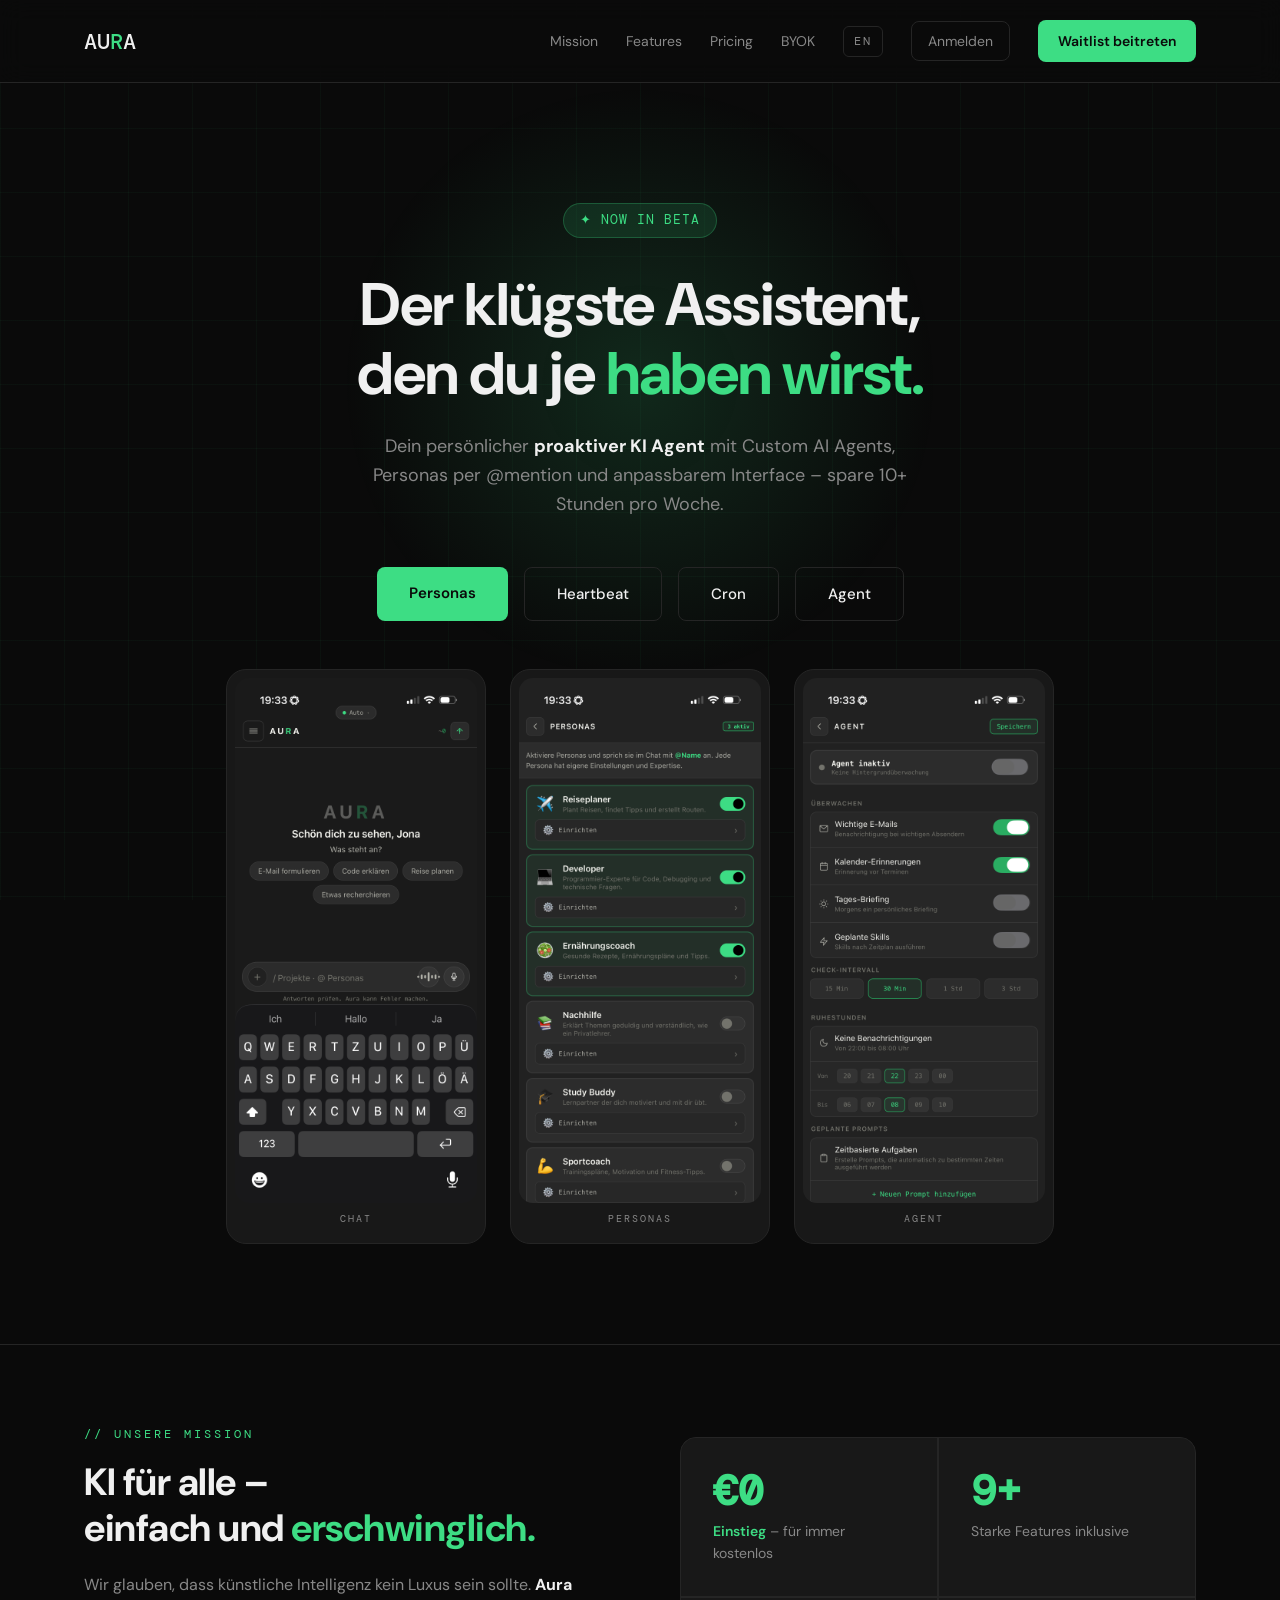
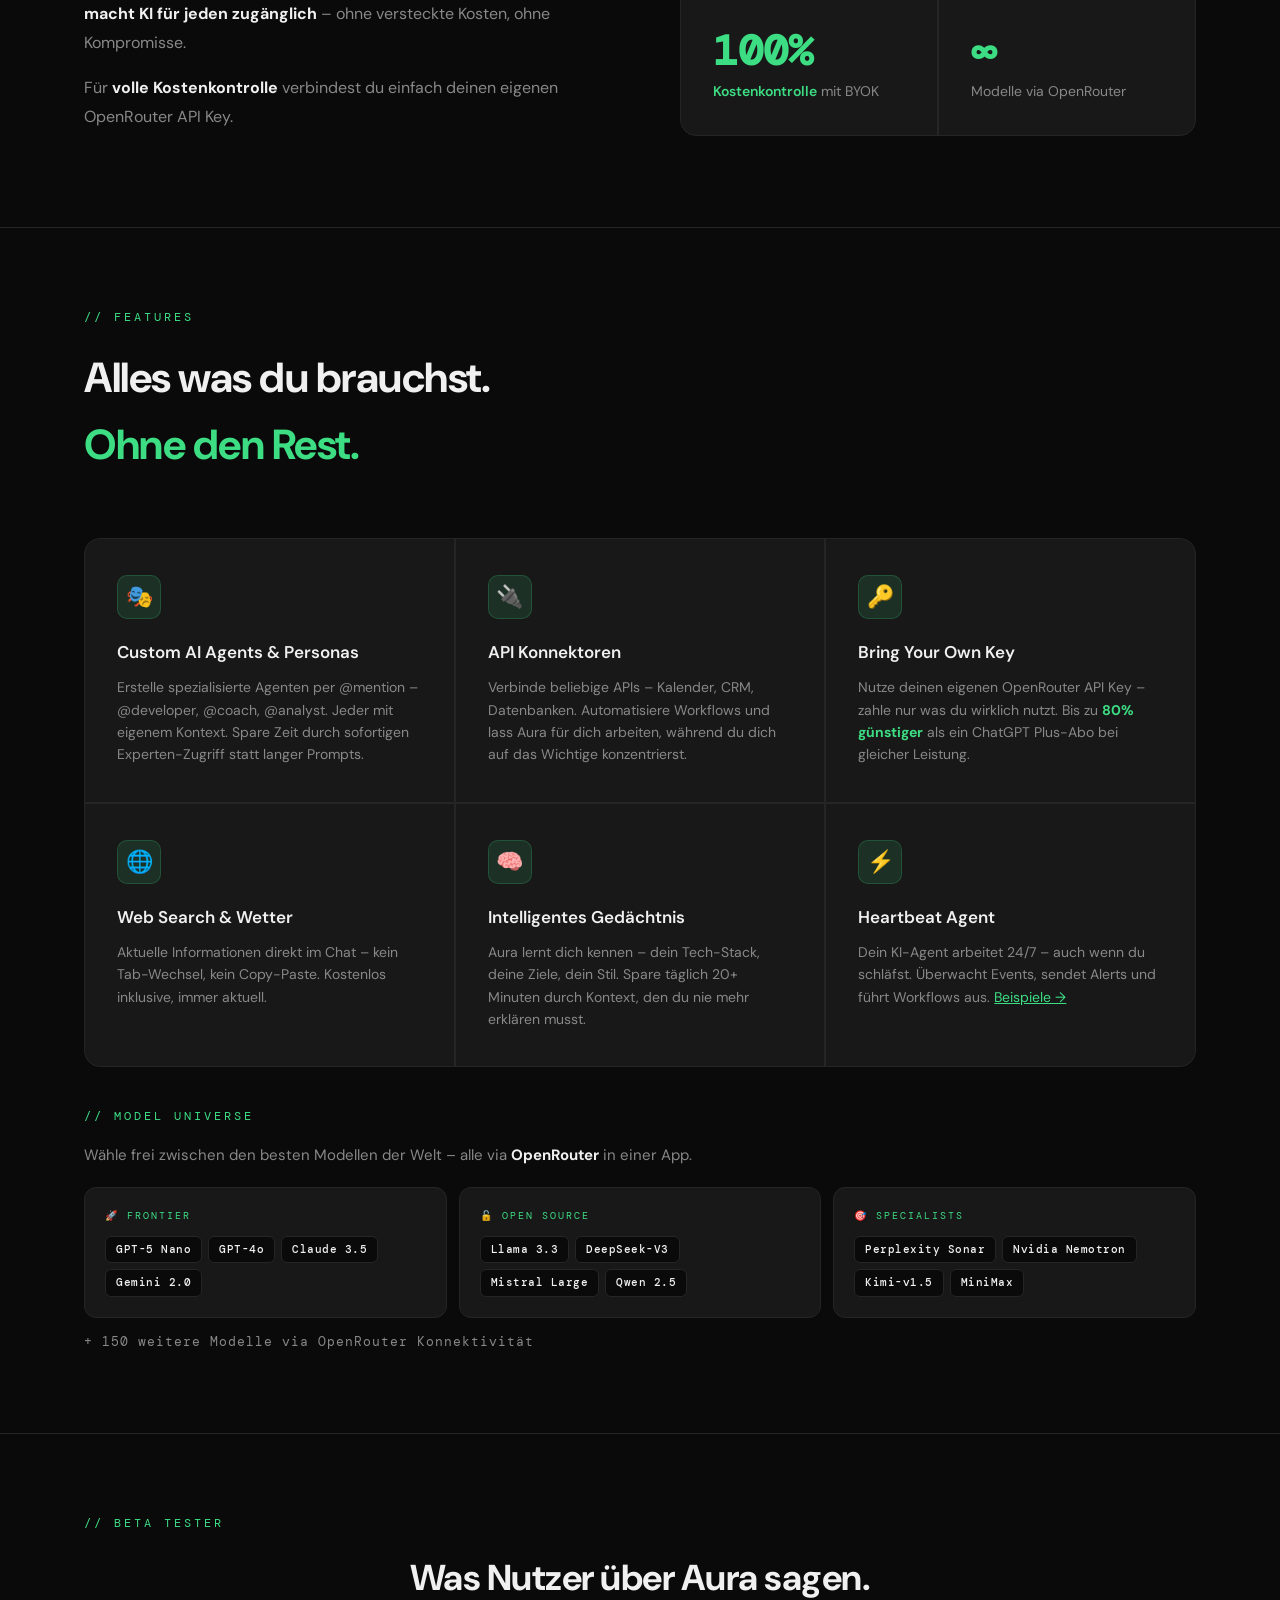
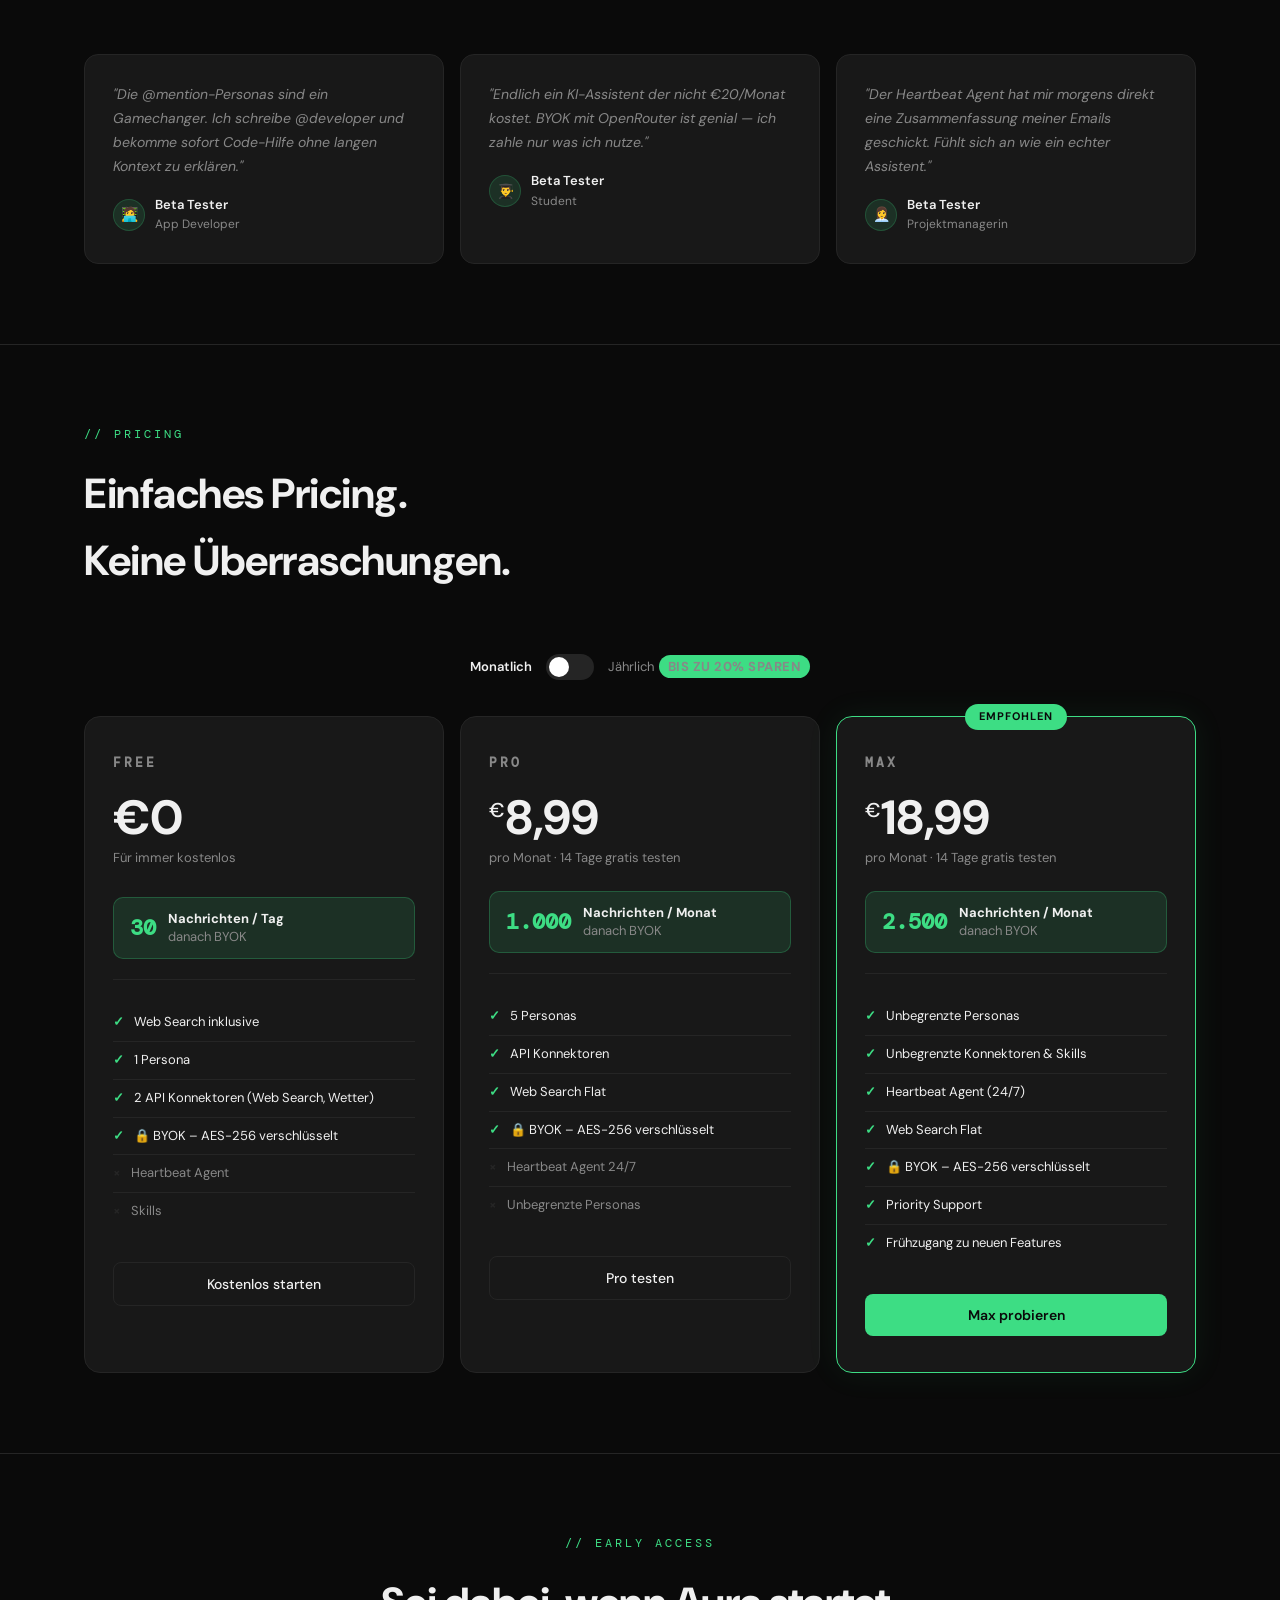
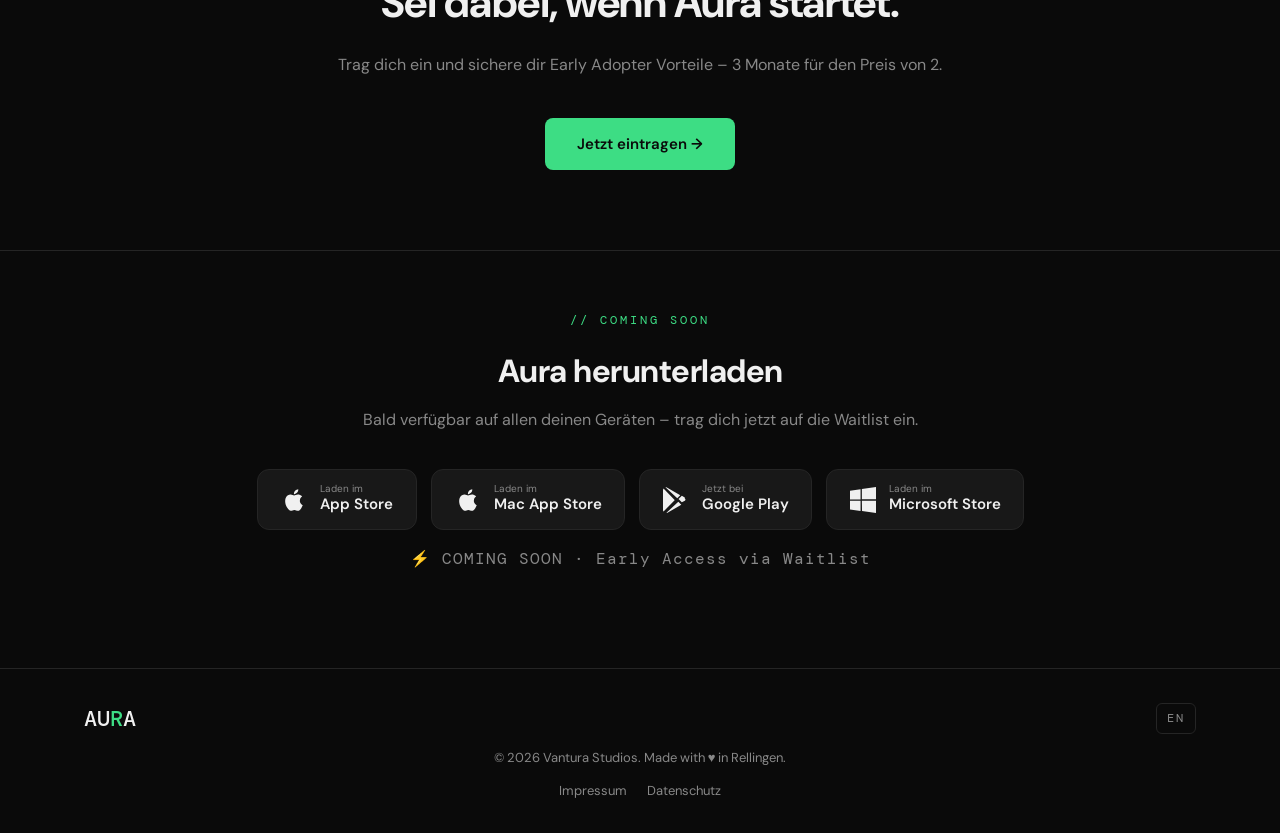
<file: index.html>
<!DOCTYPE html>
<html lang="de">
<head>
    <meta charset="UTF-8">
    <meta name="viewport" content="width=device-width, initial-scale=1.0">
    <title>Aura – proaktiver KI Agent mit Custom AI Agents & anpassbarem Interface</title>
    <meta name="description" content="Aura ist dein persönliches proaktiver KI Agent: Custom AI Agents, Personas per @mention, anpassbares Interface für Claude, GPT-4 & Llama. Spare 10+ Stunden pro Woche.">

    <!-- Open Graph -->
    <meta property="og:type" content="website">
    <meta property="og:url" content="https://www.aura-agent.com/">
    <meta property="og:title" content="Aura – proaktiver KI Agent mit Custom AI Agents & anpassbarem Interface">
    <meta property="og:description" content="Dein persönlicher proaktiver KI Agent mit Custom AI Agents, Personas per @mention und anpassbarem Interface – spare 10+ Stunden pro Woche.">
    <meta property="og:image" content="https://www.aura-agent.com/assets/og-image.png">
    <meta property="og:locale" content="de_DE">

    <!-- Twitter Card -->
    <meta name="twitter:card" content="summary_large_image">
    <meta name="twitter:title" content="Aura – proaktiver KI Agent">
    <meta name="twitter:description" content="Custom AI Agents, Personas per @mention, anpassbares Interface – spare 10+ Stunden pro Woche.">
    <meta name="twitter:image" content="https://www.aura-agent.com/assets/og-image.png">

    <link rel="icon" type="image/png" href="favicon.png">
    <link href="https://fonts.googleapis.com/css2?family=DM+Sans:wght@400;500;600;700&family=DM+Mono:wght@400;500&display=swap" rel="stylesheet">
    <link rel="stylesheet" href="css/style.css">

    <!-- JSON-LD Structured Data -->
    <script type="application/ld+json">
    {
      "@context": "https://schema.org",
      "@type": "SoftwareApplication",
      "name": "Aura",
      "applicationCategory": "BusinessApplication",
      "operatingSystem": "iOS, Android, macOS, Windows, Web",
      "description": "Proaktiver KI Agent mit Custom AI Agents, Personas per @mention und anpassbarem Interface.",
      "offers": {
        "@type": "Offer",
        "price": "0",
        "priceCurrency": "EUR",
        "description": "Kostenlos mit BYOK – 30 Nachrichten/Tag"
      },
      "author": {
        "@type": "Organization",
        "name": "Vantura Studios",
        "url": "https://www.aura-agent.com"
      }
    }
    </script>
</head>
<body>
<header><div class="container"><div class="inner">
        <a href="index.html" class="logo">AU<span>R</span>A</a>
        <nav>
            <a href="index.html#mission">Mission</a>
            <a href="features.html">Features</a>
            <a href="index.html#pricing">Pricing</a>
            <a href="byok.html">BYOK</a>
            <a href="index_en.html" class="lang-switch">EN</a>
            <a href="login.html" class="btn-login" id="navLoginBtn">Anmelden</a>
            <a href="waitlist.html" class="btn-primary">Waitlist beitreten</a>
        </nav>
        <button class="hamburger" id="hamburger" aria-label="Menu">
            <span></span><span></span><span></span>
        </button>
    </div></div></header>
    <div class="mobile-menu" id="mobileMenu">
        <a href="index.html#mission">Mission</a>
        <a href="features.html">Features</a>
        <a href="index.html#pricing">Pricing</a>
        <a href="byok.html">BYOK</a>
        <a href="login.html">Anmelden</a>
        <a href="index_en.html" class="lang-switch">EN</a>
        <a href="waitlist.html" class="btn-primary">Waitlist beitreten</a>
    </div>
<main>
  <section class="hero"><div class="container">
    <div class="hero-badge">✦ NOW IN BETA</div>
    <h1>Der klügste Assistent,<br>den du je <span>haben wirst.</span></h1>
    <p>Dein persönlicher <strong style="color:var(--text-primary);">proaktiver KI Agent</strong> mit Custom AI Agents, Personas per @mention und anpassbarem Interface – spare 10+ Stunden pro Woche.</p>
    <div class="hero-buttons"><a href="#features" class="btn-primary">Personas</a><a href="#features" class="btn-secondary">Heartbeat</a><a href="#features" class="btn-secondary">Cron</a><a href="#features" class="btn-secondary">Agent</a></div>
    <div class="app-preview">
      <div class="app-preview-frame"><img src="assets/screenshots/app-chat.png" alt="Aura Chat Interface" loading="lazy"><div class="app-preview-label">Chat</div></div>
      <div class="app-preview-frame"><img src="assets/screenshots/app-personas.png" alt="Aura Personas" loading="lazy"><div class="app-preview-label">Personas</div></div>
      <div class="app-preview-frame"><img src="assets/screenshots/app-agent.png" alt="Aura Agent" loading="lazy"><div class="app-preview-label">Agent</div></div>
    </div>
    <div class="app-preview-dots"><span class="dot active"></span><span class="dot"></span><span class="dot"></span></div>
  </div></section>

  <section id="mission" class="mission fade-in"><div class="container"><div class="mission-inner">
    <div class="mission-text">
      <div class="section-label">// Unsere Mission</div>
      <h2>KI für alle –<br>einfach und <span style="color:var(--green);">erschwinglich.</span></h2>
      <p>Wir glauben, dass künstliche Intelligenz kein Luxus sein sollte. <strong>Aura macht KI für jeden zugänglich</strong> – ohne versteckte Kosten, ohne Kompromisse.</p>
      <p>Für <strong>volle Kostenkontrolle</strong> verbindest du einfach deinen eigenen OpenRouter API Key.</p>
    </div>
    <div class="mission-stats">
      <div class="stat"><div class="stat-value">€0</div><div class="stat-label"><strong>Einstieg</strong> – für immer kostenlos</div></div>
      <div class="stat"><div class="stat-value">9+</div><div class="stat-label">Starke Features inklusive</div></div>
      <div class="stat"><div class="stat-value">100%</div><div class="stat-label"><strong>Kostenkontrolle</strong> mit BYOK</div></div>
      <div class="stat"><div class="stat-value">∞</div><div class="stat-label">Modelle via OpenRouter</div></div>
    </div>
  </div></div></section>
  <section id="features" class="section fade-in"><div class="container">
    <div class="section-label">// Features</div>
    <h2>Alles was du brauchst.<br><span style="color:var(--green);">Ohne den Rest.</span></h2>
    <div class="features-grid">
      <div class="feature-card"><div class="feature-icon">🎭</div><h3>Custom AI Agents & Personas</h3><p>Erstelle spezialisierte Agenten per @mention – @developer, @coach, @analyst. Jeder mit eigenem Kontext. Spare Zeit durch sofortigen Experten-Zugriff statt langer Prompts.</p></div>
      <div class="feature-card"><div class="feature-icon">🔌</div><h3>API Konnektoren</h3><p>Verbinde beliebige APIs – Kalender, CRM, Datenbanken. Automatisiere Workflows und lass Aura für dich arbeiten, während du dich auf das Wichtige konzentrierst.</p></div>
      <div class="feature-card"><div class="feature-icon">🔑</div><h3>Bring Your Own Key</h3><p>Nutze deinen eigenen OpenRouter API Key – zahle nur was du wirklich nutzt. Bis zu <strong style="color:var(--green);">80% günstiger</strong> als ein ChatGPT Plus-Abo bei gleicher Leistung.</p></div>
      <div class="feature-card"><div class="feature-icon">🌐</div><h3>Web Search & Wetter</h3><p>Aktuelle Informationen direkt im Chat – kein Tab-Wechsel, kein Copy-Paste. Kostenlos inklusive, immer aktuell.</p></div>
      <div class="feature-card"><div class="feature-icon">🧠</div><h3>Intelligentes Gedächtnis</h3><p>Aura lernt dich kennen – dein Tech-Stack, deine Ziele, dein Stil. Spare täglich 20+ Minuten durch Kontext, den du nie mehr erklären musst.</p></div>
      <div class="feature-card"><div class="feature-icon">⚡</div><h3>Heartbeat Agent</h3><p>Dein KI-Agent arbeitet 24/7 – auch wenn du schläfst. Überwacht Events, sendet Alerts und führt Workflows aus. <a href="features.html#heartbeat" style="color:var(--green);">Beispiele →</a></p></div>
    </div>
        <!-- ── Model Universe ── -->
    <div class="model-universe">
      <div class="section-label">// Model Universe</div>
      <p style="font-size:15px;color:var(--text-secondary);margin-bottom:16px;">Wähle frei zwischen den besten Modellen der Welt – alle via <strong style="color:var(--text-primary);">OpenRouter</strong> in einer App.</p>
      <div class="model-universe-grid">
        <div class="model-category">
          <div class="model-category-label">🚀 Frontier</div>
          <div class="model-tags">
            <span class="model-tag">GPT-5 Nano</span><span class="model-tag">GPT-4o</span><span class="model-tag">Claude 3.5</span><span class="model-tag">Gemini 2.0</span>
          </div>
        </div>
        <div class="model-category">
          <div class="model-category-label">🔓 Open Source</div>
          <div class="model-tags">
            <span class="model-tag">Llama 3.3</span><span class="model-tag">DeepSeek-V3</span><span class="model-tag">Mistral Large</span><span class="model-tag">Qwen 2.5</span>
          </div>
        </div>
        <div class="model-category">
          <div class="model-category-label">🎯 Specialists</div>
          <div class="model-tags">
            <span class="model-tag">Perplexity Sonar</span><span class="model-tag">Nvidia Nemotron</span><span class="model-tag">Kimi-v1.5</span><span class="model-tag">MiniMax</span>
          </div>
        </div>
      </div>
      <p class="model-universe-footer">+ 150 weitere Modelle via OpenRouter Konnektivität</p>
    </div>
  </div></section>
  <!-- ── Social Proof ── -->
  <section class="social-proof fade-in"><div class="container">
    <div class="section-label">// Beta Tester</div>
    <h2>Was Nutzer über Aura sagen.</h2>
    <div class="testimonial-grid">
      <div class="testimonial-card">
        <p class="testimonial-text">"Die @mention-Personas sind ein Gamechanger. Ich schreibe @developer und bekomme sofort Code-Hilfe ohne langen Kontext zu erklären."</p>
        <div class="testimonial-author"><div class="testimonial-avatar">🧑‍💻</div><div><div class="testimonial-name">Beta Tester</div><div class="testimonial-role">App Developer</div></div></div>
      </div>
      <div class="testimonial-card">
        <p class="testimonial-text">"Endlich ein KI-Assistent der nicht €20/Monat kostet. BYOK mit OpenRouter ist genial — ich zahle nur was ich nutze."</p>
        <div class="testimonial-author"><div class="testimonial-avatar">👨‍🎓</div><div><div class="testimonial-name">Beta Tester</div><div class="testimonial-role">Student</div></div></div>
      </div>
      <div class="testimonial-card">
        <p class="testimonial-text">"Der Heartbeat Agent hat mir morgens direkt eine Zusammenfassung meiner Emails geschickt. Fühlt sich an wie ein echter Assistent."</p>
        <div class="testimonial-author"><div class="testimonial-avatar">👩‍💼</div><div><div class="testimonial-name">Beta Tester</div><div class="testimonial-role">Projektmanagerin</div></div></div>
      </div>
    </div>
  </div></section>

  <section id="pricing" class="section fade-in"><div class="container">
    <div class="section-label">// Pricing</div>
    <h2>Einfaches Pricing.<br>Keine Überraschungen.</h2>
    <div class="billing-toggle-wrap">
        <span id="lblMonthly" class="active">Monatlich</span>
        <div class="toggle-pill" id="billingToggle"></div>
        <span id="lblYearly">Jährlich <span class="toggle-save-badge">BIS ZU 20% SPAREN</span></span>
      </div>
    <div class="fomo-bar">
      <div class="fomo-bar-left"><div class="fomo-dot"></div><span style="color:var(--text-secondary);"><strong style="color:var(--text-primary);">Early Access</strong> läuft ab in</span><div class="fomo-timer"><div class="fomo-unit"><span class="fomo-val" id="fomoD">--</span><span class="fomo-lab">TAGE</span></div><span class="fomo-sep">:</span><div class="fomo-unit"><span class="fomo-val" id="fomoH">--</span><span class="fomo-lab">STD</span></div><span class="fomo-sep">:</span><div class="fomo-unit"><span class="fomo-val" id="fomoM">--</span><span class="fomo-lab">MIN</span></div><span class="fomo-sep">:</span><div class="fomo-unit"><span class="fomo-val" id="fomoS">--</span><span class="fomo-lab">SEK</span></div></div></div>
      <div class="seats-badge">🔥 NUR NOCH 47 PLÄTZE</div>
    </div>
        <div class="pricing-grid">
      <div class="pricing-card">
        <h3>Free</h3>
        <div class="price">€<span>0</span></div>
        <div class="price-period">Für immer kostenlos</div>
        <div class="msg-highlight">
          <div class="msg-highlight-val">30</div>
          <div class="msg-highlight-label"><strong>Nachrichten / Tag</strong><br>danach BYOK</div>
        </div>
        <div class="pricing-divider"></div>
        <ul class="feature-list">
          <li class="included">Web Search inklusive</li>
          <li class="included">1 Persona</li>
          <li class="included">2 API Konnektoren (Web Search, Wetter)</li>
          <li class="included">🔒 BYOK – AES-256 verschlüsselt</li>
          <li class="excluded">Heartbeat Agent</li>
          <li class="excluded">Skills</li>
        </ul>
        <a href="waitlist.html" class="btn-secondary" style="display:block;text-align:center;">Kostenlos starten</a>
      </div>
      <div class="pricing-card">
        <h3>Pro</h3>
        <div class="price"><sup>€</sup><span id="priceProVal">8,99</span></div>
        <div class="price-period" id="periodPro">pro Monat · 14 Tage gratis testen</div>
        <div style="margin-top:-6px;margin-bottom:10px;"><div id="totalPro" style="display:none;font-size:12px;color:var(--text-secondary);margin-top:4px;">= €80 / Jahr gesamt</div><span id="badgePro" class="toggle-save-badge" style="display:none;font-size:11px;">15% RABATT</span></div>
        <div class="msg-highlight">
          <div class="msg-highlight-val">1.000</div>
          <div class="msg-highlight-label"><strong>Nachrichten / Monat</strong><br>danach BYOK</div>
        </div>
        <div class="pricing-divider"></div>
        <ul class="feature-list">
          <li class="included">5 Personas</li>
          <li class="included">API Konnektoren</li>
          <li class="included">Web Search Flat</li>
          <li class="included">🔒 BYOK – AES-256 verschlüsselt</li>
          <li class="excluded">Heartbeat Agent 24/7</li>
          <li class="excluded">Unbegrenzte Personas</li>
        </ul>
        <a href="waitlist.html" class="btn-secondary" style="display:block;text-align:center;">Pro testen</a>
      </div>
      <div class="pricing-card featured">
        <div class="featured-badge">EMPFOHLEN</div>
        <h3>Max</h3>
        <div class="price"><sup>€</sup><span id="priceMaxVal">18,99</span></div>
        <div class="price-period" id="periodMax">pro Monat · 14 Tage gratis testen</div>
        <div style="margin-top:-6px;margin-bottom:10px;"><div id="totalMax" style="display:none;font-size:12px;color:var(--text-secondary);margin-top:4px;">= €125 / Jahr gesamt</div><span id="badgeMax" class="toggle-save-badge" style="display:none;font-size:11px;">20% RABATT</span></div>
        <div class="msg-highlight">
          <div class="msg-highlight-val">2.500</div>
          <div class="msg-highlight-label"><strong>Nachrichten / Monat</strong><br>danach BYOK</div>
        </div>
        <div class="pricing-divider"></div>
        <ul class="feature-list">
          <li class="included">Unbegrenzte Personas</li>
          <li class="included">Unbegrenzte Konnektoren & Skills</li>
          <li class="included">Heartbeat Agent (24/7)</li>
          <li class="included">Web Search Flat</li>
          <li class="included">🔒 BYOK – AES-256 verschlüsselt</li>
          <li class="included">Priority Support</li>
          <li class="included">Frühzugang zu neuen Features</li>
        </ul>
        <a href="waitlist.html" class="btn-primary" style="display:block;text-align:center;">Max probieren</a>
      </div>
    </div></section>
  <section class="cta-section fade-in"><div class="container">
    <div class="section-label">// Early Access</div>
    <h2>Sei dabei, wenn Aura startet.</h2>
    <p>Trag dich ein und sichere dir Early Adopter Vorteile – 3 Monate für den Preis von 2.</p>
    <a href="waitlist.html" class="btn-primary" style="padding:14px 32px;font-size:15px;">Jetzt eintragen →</a>
  </div></section>

  <!-- ── DOWNLOAD SECTION ── -->
  <section id="download" class="download-section fade-in"><div class="container">
    <div class="section-label">// Coming Soon</div>
    <h2>Aura herunterladen</h2>
    <p>Bald verfügbar auf allen deinen Geräten – trag dich jetzt auf die Waitlist ein.</p>
    <div class="store-buttons">
      <a href="#" class="store-btn" onclick="return false;" title="Bald verfügbar">
        <div class="store-btn-icon"><svg viewBox="0 0 24 24" fill="currentColor"><path d="M18.71 19.5c-.83 1.24-1.71 2.45-3.05 2.47-1.34.03-1.77-.79-3.29-.79-1.53 0-2 .77-3.27.82-1.31.05-2.3-1.32-3.14-2.53C4.25 17 2.94 12.45 4.7 9.39c.87-1.52 2.43-2.48 4.12-2.51 1.28-.02 2.5.87 3.29.87.78 0 2.26-1.07 3.8-.91.65.03 2.47.26 3.64 1.98-.09.06-2.17 1.28-2.15 3.81.03 3.02 2.65 4.03 2.68 4.04-.03.07-.42 1.44-1.38 2.83M13 3.5c.73-.83 1.94-1.46 2.94-1.5.13 1.17-.34 2.35-1.04 3.19-.69.85-1.83 1.51-2.95 1.42-.15-1.15.41-2.35 1.05-3.11z"/></svg></div>
        <div class="store-btn-text"><span class="store-btn-sub">Laden im</span><span class="store-btn-name">App Store</span></div>
      </a>
      <a href="#" class="store-btn" onclick="return false;" title="Bald verfügbar">
        <div class="store-btn-icon"><svg viewBox="0 0 24 24" fill="currentColor"><path d="M18.71 19.5c-.83 1.24-1.71 2.45-3.05 2.47-1.34.03-1.77-.79-3.29-.79-1.53 0-2 .77-3.27.82-1.31.05-2.3-1.32-3.14-2.53C4.25 17 2.94 12.45 4.7 9.39c.87-1.52 2.43-2.48 4.12-2.51 1.28-.02 2.5.87 3.29.87.78 0 2.26-1.07 3.8-.91.65.03 2.47.26 3.64 1.98-.09.06-2.17 1.28-2.15 3.81.03 3.02 2.65 4.03 2.68 4.04-.03.07-.42 1.44-1.38 2.83M13 3.5c.73-.83 1.94-1.46 2.94-1.5.13 1.17-.34 2.35-1.04 3.19-.69.85-1.83 1.51-2.95 1.42-.15-1.15.41-2.35 1.05-3.11z"/></svg></div>
        <div class="store-btn-text"><span class="store-btn-sub">Laden im</span><span class="store-btn-name">Mac App Store</span></div>
      </a>
      <a href="#" class="store-btn" onclick="return false;" title="Bald verfügbar">
        <div class="store-btn-icon"><svg viewBox="0 0 24 24" fill="currentColor"><path d="M3.18 23.76c.3.17.65.19.96.07l12.75-7.37-2.74-2.76-10.97 10.06zM.42 1.5C.16 1.83 0 2.28 0 2.86v18.28c0 .58.16 1.03.43 1.36l.07.07 10.23-10.23v-.24L.49 1.43l-.07.07zM20.13 9.65l-2.74-1.58-3.05 3.06 3.05 3.06 2.76-1.6c.79-.45.79-1.49-.02-1.94zM3.18.24L15.93 7.6l-2.74 2.76L2.22.3C2.53.18 2.88.2 3.18.37v-.13z"/></svg></div>
        <div class="store-btn-text"><span class="store-btn-sub">Jetzt bei</span><span class="store-btn-name">Google Play</span></div>
      </a>
      <a href="#" class="store-btn" onclick="return false;" title="Bald verfügbar">
        <div class="store-btn-icon"><svg viewBox="0 0 24 24" fill="currentColor"><path d="M0 3.449L9.75 2.1v9.451H0m10.949-9.602L24 0v11.4H10.949M0 12.6h9.75v9.451L0 20.699M10.949 12.6H24V24l-12.9-1.801"/></svg></div>
        <div class="store-btn-text"><span class="store-btn-sub">Laden im</span><span class="store-btn-name">Microsoft Store</span></div>
      </a>
    </div>
    <p class="store-note">⚡ COMING SOON · Early Access via Waitlist</p>
  </div></section>
</main>
<footer><div class="container"><div class="footer-inner">
        <div class="footer-top">
            <a href="index.html" class="logo">AU<span>R</span>A</a>
            <a href="index_en.html" class="lang-switch">EN</a>
        </div>
        <p>© 2026 <a href="https://website-vantura-studios-v1.vercel.app/" style="color:var(--text-secondary);text-decoration:none;">Vantura Studios</a>. Made with ♥ in Rellingen.</p>
        <div class="footer-links">
            <a href="impressum.html" class="footer-link">Impressum</a>
            <a href="datenschutz.html" class="footer-link">Datenschutz</a>
        </div>
    </div></div></footer>
<script>
const hbtn = document.getElementById('hamburger');
const hmenu = document.getElementById('mobileMenu');

function openMenu() {
    hbtn.classList.add('open');
    hmenu.classList.add('open');
    document.body.style.overflow = 'hidden';
}
function closeMenu() {
    hbtn.classList.remove('open');
    hmenu.classList.remove('open');
    document.body.style.overflow = '';
}

hbtn.addEventListener('click', () => {
    hmenu.classList.contains('open') ? closeMenu() : openMenu();
});

// Close on any link click
hmenu.querySelectorAll('a').forEach(a => a.addEventListener('click', closeMenu));

// Close on outside click
document.addEventListener('click', (e) => {
    if (hmenu.classList.contains('open') && !hmenu.contains(e.target) && !hbtn.contains(e.target)) {
        closeMenu();
    }
});

// Close on scroll
window.addEventListener('scroll', () => {
    if (hmenu.classList.contains('open')) closeMenu();
}, { passive: true });
</script>

<script>
// Countdown to 2026-07-01
(function(){
  var end = new Date('2026-07-01T00:00:00').getTime();
  function pad(n){return String(n).padStart(2,'0');}
  function tick(){
    var now = Date.now(), diff = end - now;
    if(diff <= 0){document.querySelector('.fomo-bar') && (document.querySelector('.fomo-bar').style.display='none');return;}
    var d=Math.floor(diff/86400000), h=Math.floor((diff%86400000)/3600000), m=Math.floor((diff%3600000)/60000), s=Math.floor((diff%60000)/1000);
    var fd=document.getElementById('fomoD'),fh=document.getElementById('fomoH'),fm=document.getElementById('fomoM'),fs=document.getElementById('fomoS');
    if(fd)fd.textContent=pad(d);if(fh)fh.textContent=pad(h);if(fm)fm.textContent=pad(m);if(fs)fs.textContent=pad(s);
  }
  tick(); setInterval(tick,1000);
})();
</script>
<script>
(function(){
  var pill = document.getElementById('billingToggle');
  if(!pill) return;
  var lblMonthly = document.getElementById('lblMonthly');
  var lblYearly  = document.getElementById('lblYearly');
  var prices = { pro: [8.99, 7.49], max: [18.99, 15.83] };
  function fmt(n){ return n.toFixed(2).replace('.',','); }
  function update(yearly){
    pill.classList.toggle('yearly', yearly);
    lblMonthly.classList.toggle('active', !yearly);
    lblYearly.classList.toggle('active',  yearly);
    document.getElementById('priceProVal').textContent  = fmt(yearly ? prices.pro[1]  : prices.pro[0]);
    document.getElementById('priceMaxVal').textContent  = fmt(yearly ? prices.max[1]  : prices.max[0]);
    document.getElementById('periodPro').textContent    = yearly ? 'pro Monat, jährlich abgerechnet' : 'pro Monat · 14 Tage gratis testen';
    document.getElementById('periodMax').textContent    = yearly ? 'pro Monat, jährlich abgerechnet' : 'pro Monat · 14 Tage gratis testen';
    document.getElementById('badgePro').style.display   = yearly ? 'inline' : 'none';
    document.getElementById('totalPro').style.display  = yearly ? 'block'  : 'none';
    document.getElementById('totalMax').style.display  = yearly ? 'block'  : 'none';
    document.getElementById('badgeMax').style.display   = yearly ? 'inline' : 'none';
    if(el) el.textContent = yearly ? 'statt €155,88 / Jahr (Max)' : 'statt €180 / Jahr (Max, jährl.)';
  }
  pill.addEventListener('click', function(){ update(!pill.classList.contains('yearly')); });
  update(false);
})();
// App preview carousel dots
(function(){
  var preview = document.querySelector('.app-preview');
  var dots = document.querySelectorAll('.app-preview-dots .dot');
  if(!preview || !dots.length || window.innerWidth >= 768) return;
  preview.addEventListener('scroll', function(){
    var frames = preview.querySelectorAll(".app-preview-frame");
    var fw = frames[0] ? frames[0].offsetWidth + 12 : preview.offsetWidth;
    var idx = Math.round(preview.scrollLeft / fw);
    dots.forEach(function(d,i){ d.classList.toggle('active', i === idx); });
  }, {passive:true});
})();
</script>

<script>
// Scroll fade-in observer
(function(){
  var obs = new IntersectionObserver(function(entries){
    entries.forEach(function(e){ if(e.isIntersecting) e.target.classList.add('visible'); });
  },{threshold:0.1});
  document.querySelectorAll('.fade-in').forEach(function(el){ obs.observe(el); });
})();
// Nav scroll effect
window.addEventListener('scroll',function(){
  var h=document.querySelector('header');
  if(h) h.classList.toggle('scrolled', window.scrollY > 50);
},{passive:true});
// Cursor glow (desktop only)
(function(){
  if(window.innerWidth < 768) return;
  var g=document.createElement('div'); g.className='cursor-glow'; document.body.appendChild(g);
  document.addEventListener('mousemove',function(e){
    g.style.left=(e.clientX-150)+'px'; g.style.top=(e.clientY-150)+'px'; g.style.opacity='0.3';
  });
  document.addEventListener('mouseleave',function(){ g.style.opacity='0'; });
})();
</script>

<script>
(function(){
  var user=null;try{user=JSON.parse(localStorage.getItem('aura_user'));}catch(e){}
  var btn=document.getElementById('navLoginBtn');
  if(btn&&user&&user.email){
    var i=user.name?user.name.split(' ').map(function(n){return n[0];}).join('').toUpperCase().slice(0,2):user.email[0].toUpperCase();
    var a=document.createElement('a');
    a.href='profile.html';a.className='nav-avatar';a.title=user.name||user.email;a.textContent=i;
    btn.parentNode.replaceChild(a,btn);
  }
})();
</script>

</body>
</html>
</file>
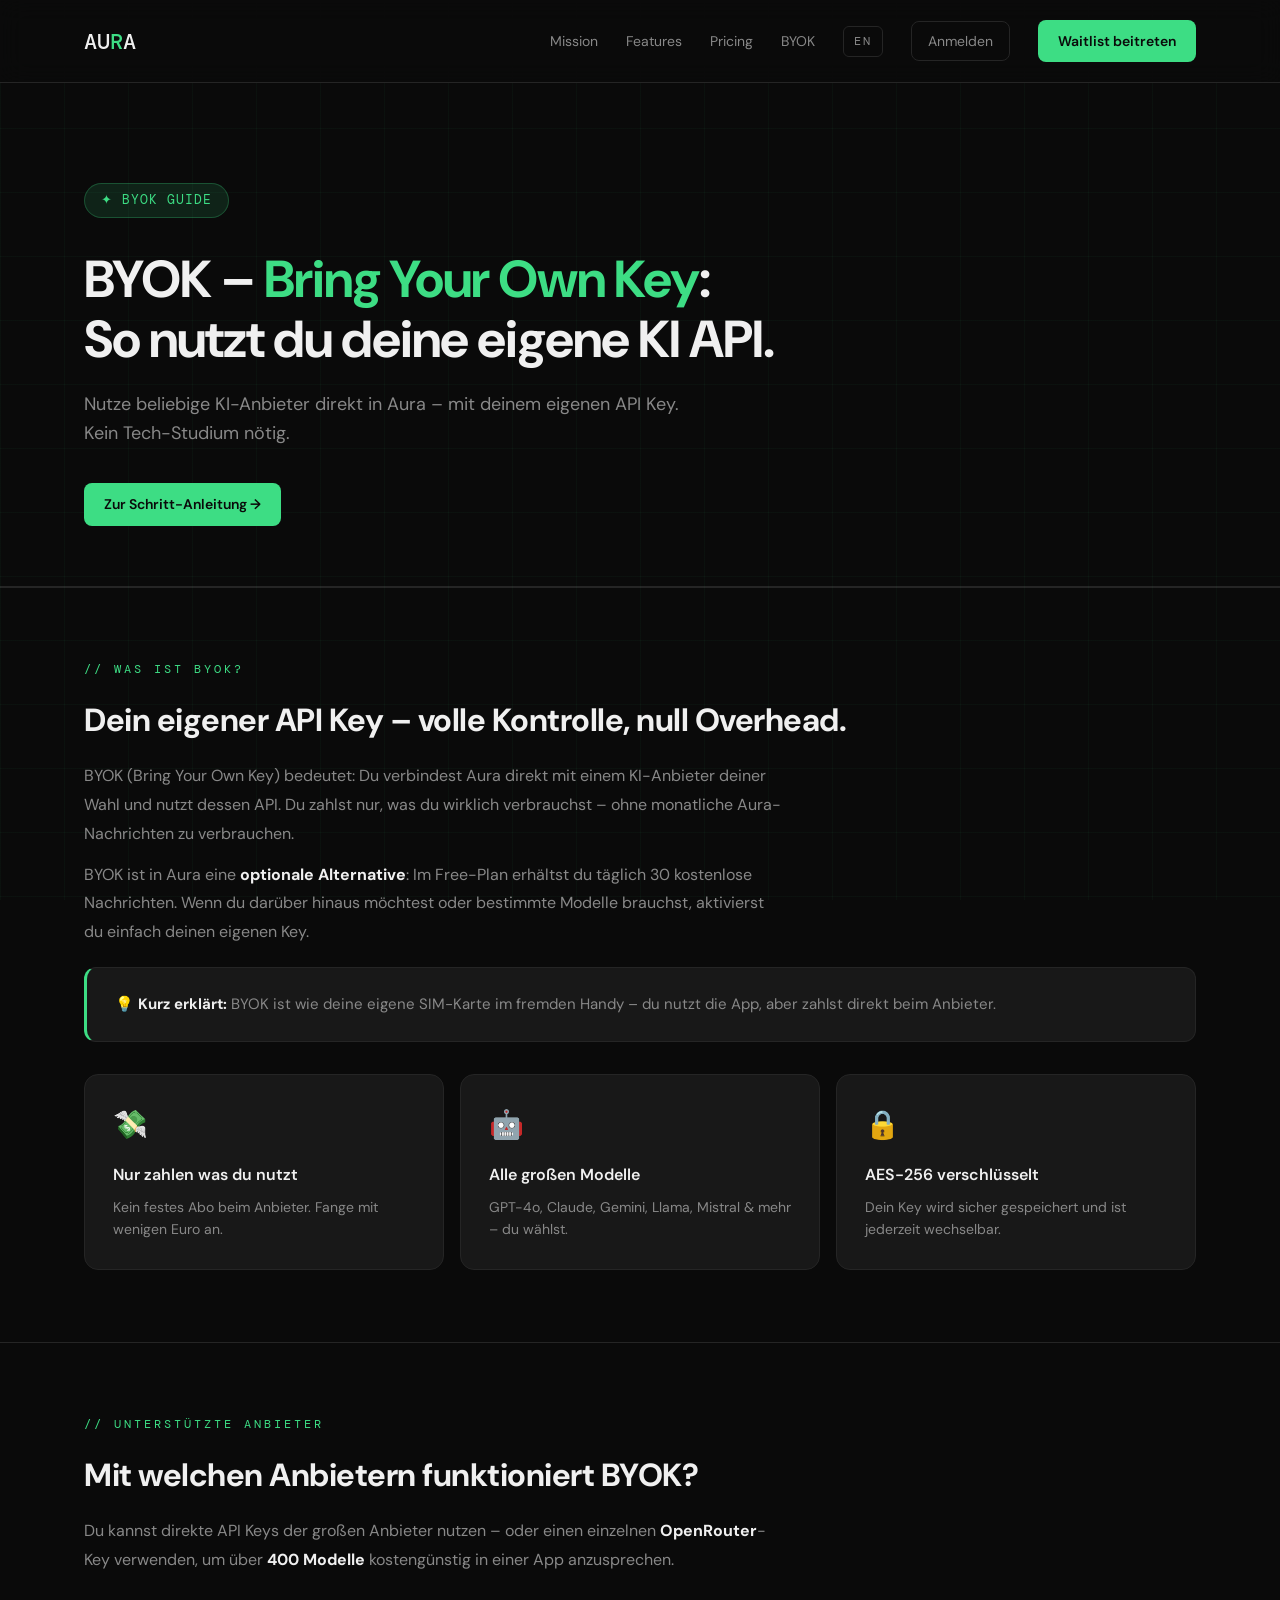
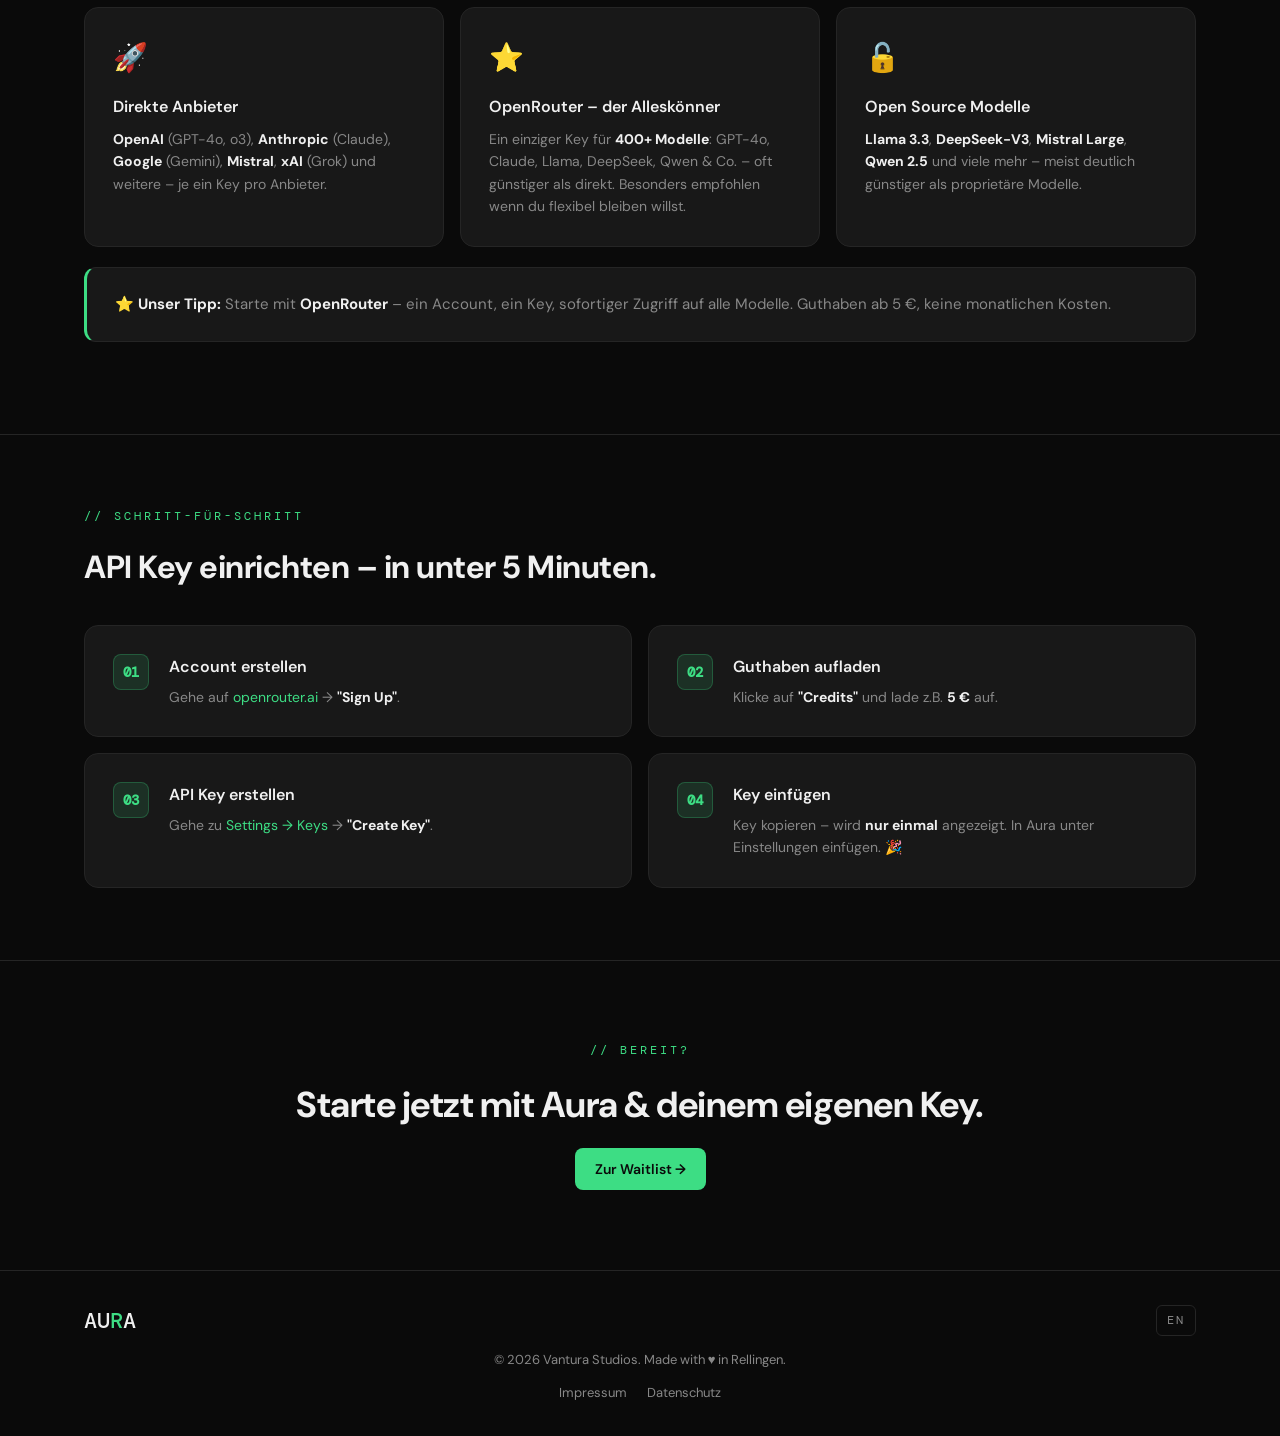
<file: byok.html>
<!DOCTYPE html>
<html lang="de">
<head>
    <meta charset="UTF-8">
    <meta name="viewport" content="width=device-width, initial-scale=1.0">
    <title>Aura – BYOK: Dein eigener API Key</title>
    <meta name="description" content="Bring Your Own Key: Nutze deinen eigenen OpenRouter API Key mit Aura. AES-256 verschlüsselt, volle Kostenkontrolle.">

    <!-- Open Graph -->
    <meta property="og:type" content="website">
    <meta property="og:url" content="https://www.aura-agent.com/byok">
    <meta property="og:title" content="Aura – BYOK: Dein eigener API Key">
    <meta property="og:description" content="Bring Your Own Key: Nutze deinen eigenen OpenRouter API Key mit Aura. AES-256 verschlüsselt, volle Kostenkontrolle.">
    <meta property="og:image" content="https://www.aura-agent.com/assets/og-image.png">
    <meta property="og:locale" content="de_DE">
    <meta name="twitter:card" content="summary_large_image">
    <meta name="twitter:image" content="https://www.aura-agent.com/assets/og-image.png">

    <link rel="icon" type="image/png" href="favicon.png">
    <link href="https://fonts.googleapis.com/css2?family=DM+Sans:wght@400;500;600;700&family=DM+Mono:wght@400;500&display=swap" rel="stylesheet">
    <link rel="stylesheet" href="css/style.css">
</head>
<body>
<header><div class="container"><div class="inner">
        <a href="index.html" class="logo">AU<span>R</span>A</a>
        <nav>
            <a href="index.html#mission">Mission</a>
            <a href="features.html">Features</a>
            <a href="index.html#pricing">Pricing</a>
            <a href="byok.html">BYOK</a>
            <a href="byok_en.html" class="lang-switch">EN</a>
            <a href="login.html" class="btn-login" id="navLoginBtn">Anmelden</a>
            <a href="waitlist.html" class="btn-primary">Waitlist beitreten</a>
        </nav>
        <button class="hamburger" id="hamburger" aria-label="Menu">
            <span></span><span></span><span></span>
        </button>
    </div></div></header>
    <div class="mobile-menu" id="mobileMenu">
        <a href="index.html#mission">Mission</a>
        <a href="features.html">Features</a>
        <a href="index.html#pricing">Pricing</a>
        <a href="byok.html">BYOK</a>
        <a href="login.html">Anmelden</a>
        <a href="byok_en.html" class="lang-switch">EN</a>
        <a href="waitlist.html" class="btn-primary">Waitlist beitreten</a>
    </div>
<main>
  <section class="or-hero"><div class="container">
    <div class="hero-badge">✦ BYOK GUIDE</div>
    <h1>BYOK – <span>Bring Your Own Key</span>:<br>So nutzt du deine eigene KI API.</h1>
    <p>Nutze beliebige KI-Anbieter direkt in Aura – mit deinem eigenen API Key. Kein Tech-Studium nötig.</p>
    <a href="#steps" class="btn-primary">Zur Schritt-Anleitung →</a>
  </div></section>
  <section class="or-section"><div class="container">
    <div class="section-label">// Was ist BYOK?</div>
    <h2>Dein eigener API Key – volle Kontrolle, null Overhead.</h2>
    <p>BYOK (Bring Your Own Key) bedeutet: Du verbindest Aura direkt mit einem KI-Anbieter deiner Wahl und nutzt dessen API. Du zahlst nur, was du wirklich verbrauchst – ohne monatliche Aura-Nachrichten zu verbrauchen.</p>
    <p>BYOK ist in Aura eine <strong>optionale Alternative</strong>: Im Free-Plan erhältst du täglich 30 kostenlose Nachrichten. Wenn du darüber hinaus möchtest oder bestimmte Modelle brauchst, aktivierst du einfach deinen eigenen Key.</p>
    <div class="or-analogy">💡 <strong>Kurz erklärt:</strong> BYOK ist wie deine eigene SIM-Karte im fremden Handy – du nutzt die App, aber zahlst direkt beim Anbieter.</div>
    <div class="info-cards">
      <div class="info-card"><span class="icon">💸</span><h3>Nur zahlen was du nutzt</h3><p>Kein festes Abo beim Anbieter. Fange mit wenigen Euro an.</p></div>
      <div class="info-card"><span class="icon">🤖</span><h3>Alle großen Modelle</h3><p>GPT-4o, Claude, Gemini, Llama, Mistral & mehr – du wählst.</p></div>
      <div class="info-card"><span class="icon">🔒</span><h3>AES-256 verschlüsselt</h3><p>Dein Key wird sicher gespeichert und ist jederzeit wechselbar.</p></div>
    </div>
  </div></section>

  <section class="or-section"><div class="container">
    <div class="section-label">// Unterstützte Anbieter</div>
    <h2>Mit welchen Anbietern funktioniert BYOK?</h2>
    <p>Du kannst direkte API Keys der großen Anbieter nutzen – oder einen einzelnen <strong>OpenRouter</strong>-Key verwenden, um über <strong>400 Modelle</strong> kostengünstig in einer App anzusprechen.</p>
    <div class="info-cards">
      <div class="info-card"><span class="icon">🚀</span><h3>Direkte Anbieter</h3><p><strong>OpenAI</strong> (GPT-4o, o3), <strong>Anthropic</strong> (Claude), <strong>Google</strong> (Gemini), <strong>Mistral</strong>, <strong>xAI</strong> (Grok) und weitere – je ein Key pro Anbieter.</p></div>
      <div class="info-card"><span class="icon">⭐</span><h3>OpenRouter – der Alleskönner</h3><p>Ein einziger Key für <strong>400+ Modelle</strong>: GPT-4o, Claude, Llama, DeepSeek, Qwen & Co. – oft günstiger als direkt. Besonders empfohlen wenn du flexibel bleiben willst.</p></div>
      <div class="info-card"><span class="icon">🔓</span><h3>Open Source Modelle</h3><p><strong>Llama 3.3</strong>, <strong>DeepSeek-V3</strong>, <strong>Mistral Large</strong>, <strong>Qwen 2.5</strong> und viele mehr – meist deutlich günstiger als proprietäre Modelle.</p></div>
    </div>
    <div class="or-analogy">⭐ <strong>Unser Tipp:</strong> Starte mit <strong>OpenRouter</strong> – ein Account, ein Key, sofortiger Zugriff auf alle Modelle. Guthaben ab 5 €, keine monatlichen Kosten.</div>
  </div></section>
  <section id="steps" class="or-section"><div class="container"><div class="section-label">// Schritt-für-Schritt</div><h2>API Key einrichten – in unter 5 Minuten.</h2>
    <div class="steps-grid">
      <div class="step-card"><div class="step-number">01</div><div class="step-content"><h3>Account erstellen</h3><p>Gehe auf <a href="https://openrouter.ai" target="_blank">openrouter.ai</a> → <strong>"Sign Up"</strong>.</p></div></div>
      <div class="step-card"><div class="step-number">02</div><div class="step-content"><h3>Guthaben aufladen</h3><p>Klicke auf <strong>"Credits"</strong> und lade z.B. <strong>5 €</strong> auf.</p></div></div>
      <div class="step-card"><div class="step-number">03</div><div class="step-content"><h3>API Key erstellen</h3><p>Gehe zu <a href="https://openrouter.ai/settings/keys" target="_blank">Settings → Keys</a> → <strong>"Create Key"</strong>.</p></div></div>
      <div class="step-card"><div class="step-number">04</div><div class="step-content"><h3>Key einfügen</h3><p>Key kopieren – wird <strong>nur einmal</strong> angezeigt. In Aura unter Einstellungen einfügen. 🎉</p></div></div>
    </div>
  </div></section>
  <section class="or-cta"><div class="container"><div class="section-label">// Bereit?</div><h2>Starte jetzt mit Aura & deinem eigenen Key.</h2>
    <a href="waitlist.html" class="btn-primary">Zur Waitlist →</a>
  </div></section>
</main>
<footer><div class="container"><div class="footer-inner">
        <div class="footer-top">
            <a href="index.html" class="logo">AU<span>R</span>A</a>
            <a href="byok_en.html" class="lang-switch">EN</a>
        </div>
        <p>© 2026 <a href="https://website-vantura-studios-v1.vercel.app/" style="color:var(--text-secondary);text-decoration:none;">Vantura Studios</a>. Made with ♥ in Rellingen.</p>
        <div class="footer-links">
            <a href="impressum.html" class="footer-link">Impressum</a>
            <a href="datenschutz.html" class="footer-link">Datenschutz</a>
        </div>
    </div></div></footer>
<script>
const hbtn = document.getElementById('hamburger');
const hmenu = document.getElementById('mobileMenu');

function openMenu() {
    hbtn.classList.add('open');
    hmenu.classList.add('open');
    document.body.style.overflow = 'hidden';
}
function closeMenu() {
    hbtn.classList.remove('open');
    hmenu.classList.remove('open');
    document.body.style.overflow = '';
}

hbtn.addEventListener('click', () => {
    hmenu.classList.contains('open') ? closeMenu() : openMenu();
});

// Close on any link click
hmenu.querySelectorAll('a').forEach(a => a.addEventListener('click', closeMenu));

// Close on outside click
document.addEventListener('click', (e) => {
    if (hmenu.classList.contains('open') && !hmenu.contains(e.target) && !hbtn.contains(e.target)) {
        closeMenu();
    }
});

// Close on scroll
window.addEventListener('scroll', () => {
    if (hmenu.classList.contains('open')) closeMenu();
}, { passive: true });
</script>
<script>
(function(){
  var user=null;try{user=JSON.parse(localStorage.getItem('aura_user'));}catch(e){}
  var btn=document.getElementById('navLoginBtn');
  if(btn&&user&&user.email){
    var i=user.name?user.name.split(' ').map(function(n){return n[0];}).join('').toUpperCase().slice(0,2):user.email[0].toUpperCase();
    var a=document.createElement('a');
    a.href='profile.html';a.className='nav-avatar';a.title=user.name||user.email;a.textContent=i;
    btn.parentNode.replaceChild(a,btn);
  }
})();
</script>

</body>
</html>
</file>
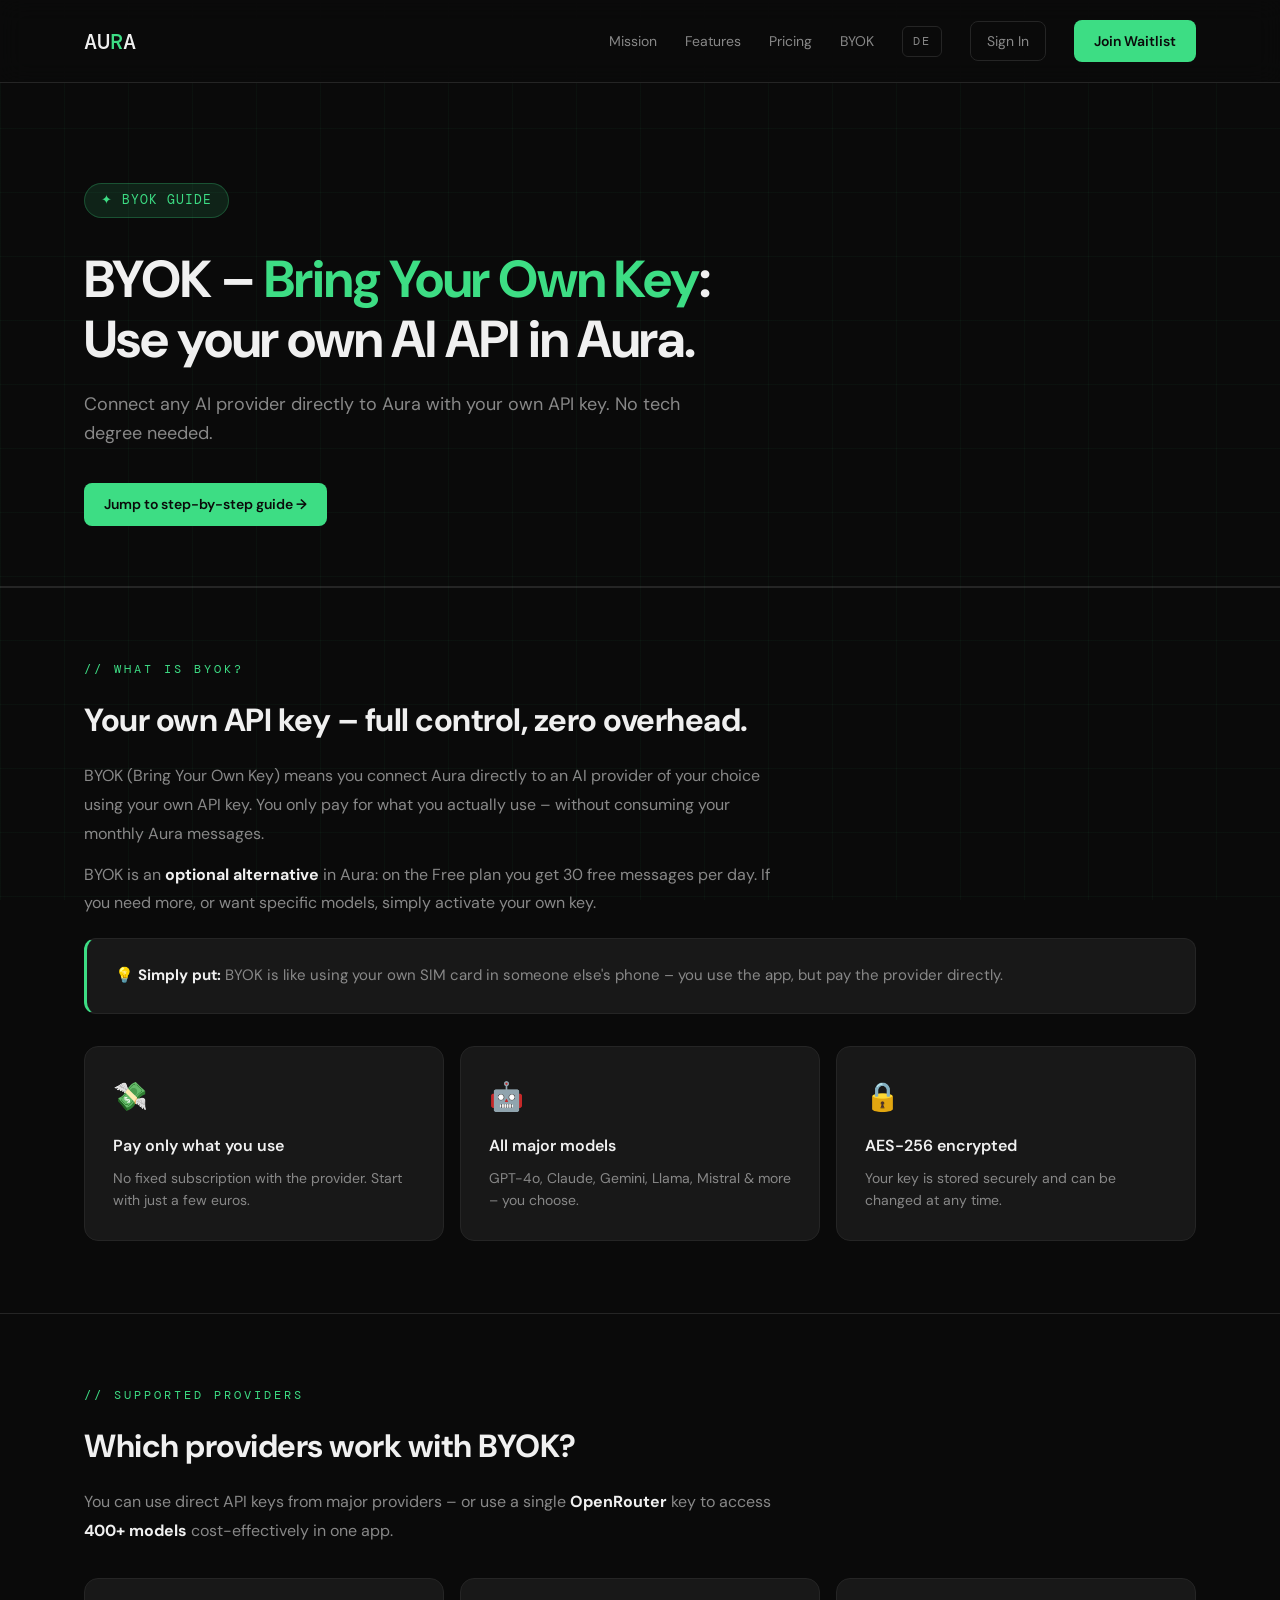
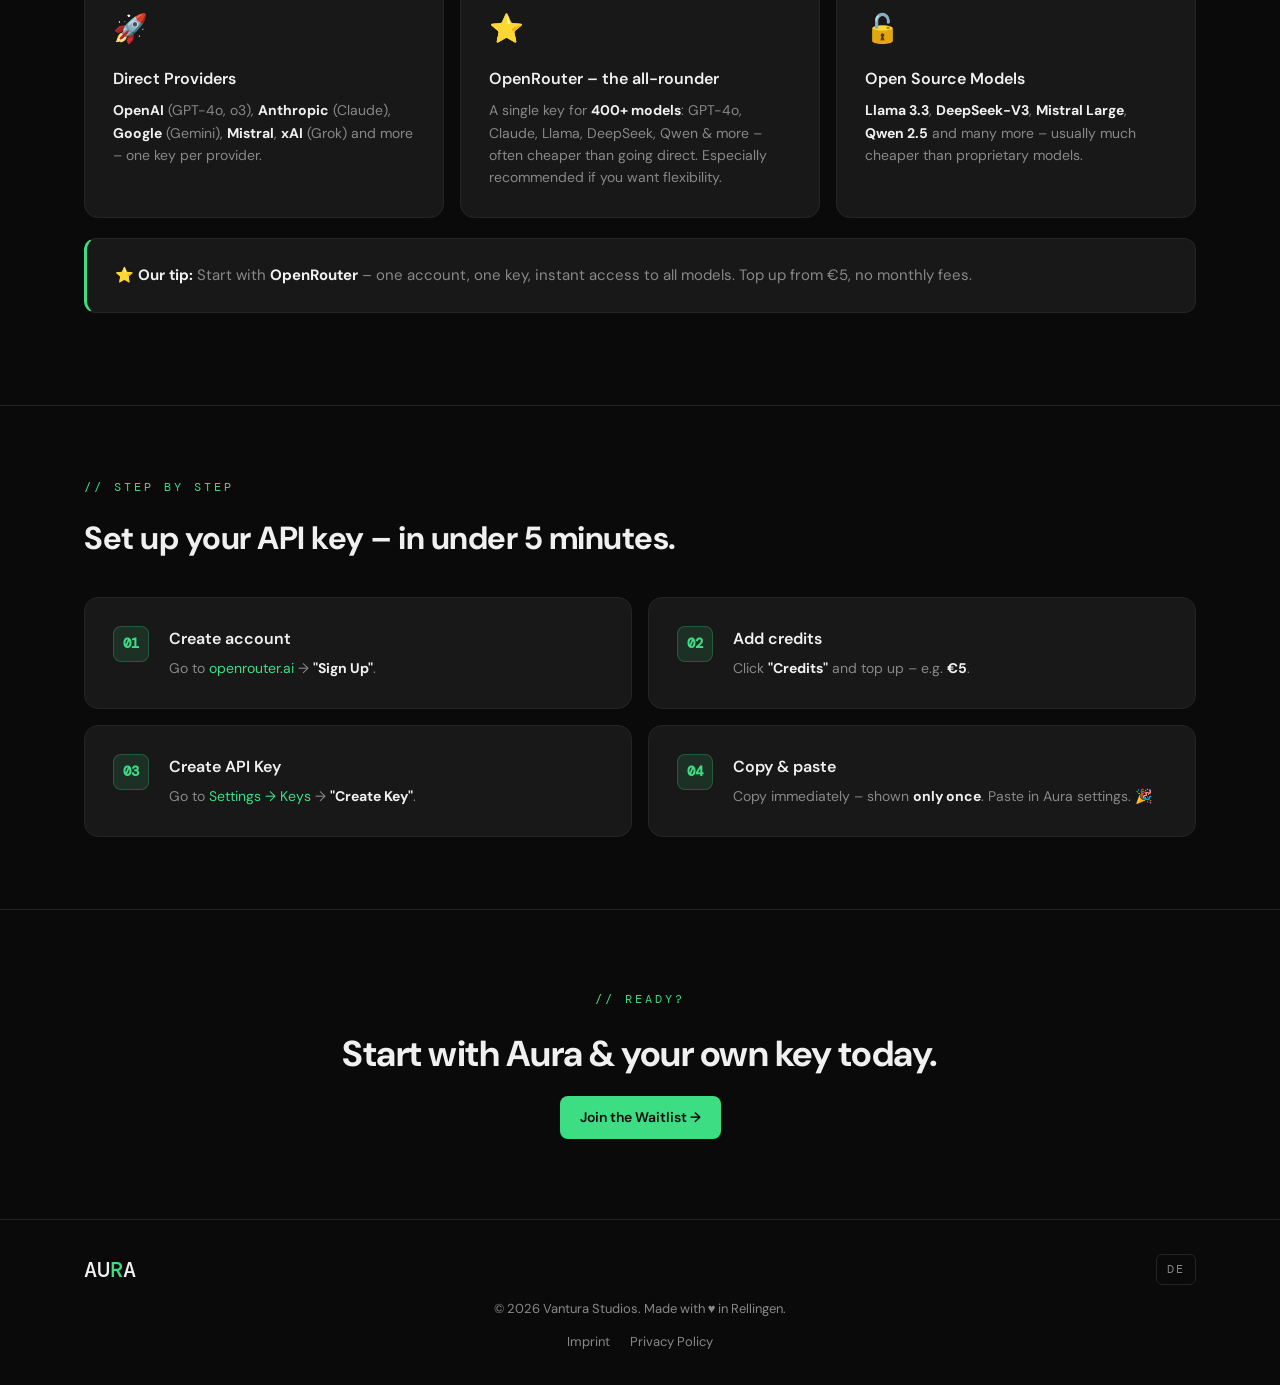
<file: byok_en.html>
<!DOCTYPE html>
<html lang="de">
<head>
    <meta charset="UTF-8">
    <meta name="viewport" content="width=device-width, initial-scale=1.0">
    <title>Aura – BYOK: Bring Your Own Key</title>
    <meta name="description" content="Aura – dein proaktiver KI Agent.">

    <!-- Open Graph -->
    <meta property="og:type" content="website">
    <meta property="og:url" content="https://www.aura-agent.com/byok_en">
    <meta property="og:title" content="Aura – BYOK: Bring Your Own Key">
    <meta property="og:description" content="Aura – dein proaktiver KI Agent.">
    <meta property="og:image" content="https://www.aura-agent.com/assets/og-image.png">
    <meta property="og:locale" content="de_DE">
    <meta name="twitter:card" content="summary_large_image">
    <meta name="twitter:image" content="https://www.aura-agent.com/assets/og-image.png">

    <link rel="icon" type="image/png" href="favicon.png">
    <link href="https://fonts.googleapis.com/css2?family=DM+Sans:wght@400;500;600;700&family=DM+Mono:wght@400;500&display=swap" rel="stylesheet">
    <link rel="stylesheet" href="css/style.css">
</head>
<body>
<header><div class="container"><div class="inner">
        <a href="index_en.html" class="logo">AU<span>R</span>A</a>
        <nav>
            <a href="index_en.html#mission">Mission</a>
            <a href="features_en.html">Features</a>
            <a href="index_en.html#pricing">Pricing</a>
            <a href="byok_en.html">BYOK</a>
            <a href="byok.html" class="lang-switch">DE</a>
            <a href="login_en.html" class="btn-login" id="navLoginBtn">Sign In</a>
            <a href="waitlist_en.html" class="btn-primary">Join Waitlist</a>
        </nav>
        <button class="hamburger" id="hamburger" aria-label="Menu">
            <span></span><span></span><span></span>
        </button>
    </div></div></header>
    <div class="mobile-menu" id="mobileMenu">
        <a href="index_en.html#mission">Mission</a>
        <a href="features_en.html">Features</a>
        <a href="index_en.html#pricing">Pricing</a>
        <a href="byok_en.html">BYOK</a>
        <a href="login_en.html">Sign In</a>
        <a href="byok.html" class="lang-switch">DE</a>
        <a href="waitlist_en.html" class="btn-primary">Join Waitlist</a>
    </div>
<main>
  <section class="or-hero"><div class="container">
    <div class="hero-badge">✦ BYOK GUIDE</div>
    <h1>BYOK – <span>Bring Your Own Key</span>:<br>Use your own AI API in Aura.</h1>
    <p>Connect any AI provider directly to Aura with your own API key. No tech degree needed.</p>
    <a href="#steps" class="btn-primary">Jump to step-by-step guide →</a>
  </div></section>
  <section class="or-section"><div class="container">
    <div class="section-label">// What is BYOK?</div>
    <h2>Your own API key – full control, zero overhead.</h2>
    <p>BYOK (Bring Your Own Key) means you connect Aura directly to an AI provider of your choice using your own API key. You only pay for what you actually use – without consuming your monthly Aura messages.</p>
    <p>BYOK is an <strong>optional alternative</strong> in Aura: on the Free plan you get 30 free messages per day. If you need more, or want specific models, simply activate your own key.</p>
    <div class="or-analogy">💡 <strong>Simply put:</strong> BYOK is like using your own SIM card in someone else's phone – you use the app, but pay the provider directly.</div>
    <div class="info-cards">
      <div class="info-card"><span class="icon">💸</span><h3>Pay only what you use</h3><p>No fixed subscription with the provider. Start with just a few euros.</p></div>
      <div class="info-card"><span class="icon">🤖</span><h3>All major models</h3><p>GPT-4o, Claude, Gemini, Llama, Mistral & more – you choose.</p></div>
      <div class="info-card"><span class="icon">🔒</span><h3>AES-256 encrypted</h3><p>Your key is stored securely and can be changed at any time.</p></div>
    </div>
  </div></section>

  <section class="or-section"><div class="container">
    <div class="section-label">// Supported Providers</div>
    <h2>Which providers work with BYOK?</h2>
    <p>You can use direct API keys from major providers – or use a single <strong>OpenRouter</strong> key to access <strong>400+ models</strong> cost-effectively in one app.</p>
    <div class="info-cards">
      <div class="info-card"><span class="icon">🚀</span><h3>Direct Providers</h3><p><strong>OpenAI</strong> (GPT-4o, o3), <strong>Anthropic</strong> (Claude), <strong>Google</strong> (Gemini), <strong>Mistral</strong>, <strong>xAI</strong> (Grok) and more – one key per provider.</p></div>
      <div class="info-card"><span class="icon">⭐</span><h3>OpenRouter – the all-rounder</h3><p>A single key for <strong>400+ models</strong>: GPT-4o, Claude, Llama, DeepSeek, Qwen & more – often cheaper than going direct. Especially recommended if you want flexibility.</p></div>
      <div class="info-card"><span class="icon">🔓</span><h3>Open Source Models</h3><p><strong>Llama 3.3</strong>, <strong>DeepSeek-V3</strong>, <strong>Mistral Large</strong>, <strong>Qwen 2.5</strong> and many more – usually much cheaper than proprietary models.</p></div>
    </div>
    <div class="or-analogy">⭐ <strong>Our tip:</strong> Start with <strong>OpenRouter</strong> – one account, one key, instant access to all models. Top up from €5, no monthly fees.</div>
  </div></section>
  <section id="steps" class="or-section"><div class="container"><div class="section-label">// Step by step</div><h2>Set up your API key – in under 5 minutes.</h2>
    <div class="steps-grid">
      <div class="step-card"><div class="step-number">01</div><div class="step-content"><h3>Create account</h3><p>Go to <a href="https://openrouter.ai" target="_blank">openrouter.ai</a> → <strong>"Sign Up"</strong>.</p></div></div>
      <div class="step-card"><div class="step-number">02</div><div class="step-content"><h3>Add credits</h3><p>Click <strong>"Credits"</strong> and top up – e.g. <strong>€5</strong>.</p></div></div>
      <div class="step-card"><div class="step-number">03</div><div class="step-content"><h3>Create API Key</h3><p>Go to <a href="https://openrouter.ai/settings/keys" target="_blank">Settings → Keys</a> → <strong>"Create Key"</strong>.</p></div></div>
      <div class="step-card"><div class="step-number">04</div><div class="step-content"><h3>Copy & paste</h3><p>Copy immediately – shown <strong>only once</strong>. Paste in Aura settings. 🎉</p></div></div>
    </div>
  </div></section>
  <section class="or-cta"><div class="container"><div class="section-label">// Ready?</div><h2>Start with Aura & your own key today.</h2>
    <a href="waitlist_en.html" class="btn-primary">Join the Waitlist →</a>
  </div></section>
</main>
<footer><div class="container"><div class="footer-inner">
        <div class="footer-top">
            <a href="index_en.html" class="logo">AU<span>R</span>A</a>
            <a href="byok.html" class="lang-switch">DE</a>
        </div>
        <p>© 2026 <a href="https://website-vantura-studios-v1.vercel.app/" style="color:var(--text-secondary);text-decoration:none;">Vantura Studios</a>. Made with ♥ in Rellingen.</p>
        <div class="footer-links">
            <a href="impressum_en.html" class="footer-link">Imprint</a>
            <a href="privacy.html" class="footer-link">Privacy Policy</a>
        </div>
    </div></div></footer>
<script>
const hbtn = document.getElementById('hamburger');
const hmenu = document.getElementById('mobileMenu');

function openMenu() {
    hbtn.classList.add('open');
    hmenu.classList.add('open');
    document.body.style.overflow = 'hidden';
}
function closeMenu() {
    hbtn.classList.remove('open');
    hmenu.classList.remove('open');
    document.body.style.overflow = '';
}

hbtn.addEventListener('click', () => {
    hmenu.classList.contains('open') ? closeMenu() : openMenu();
});

// Close on any link click
hmenu.querySelectorAll('a').forEach(a => a.addEventListener('click', closeMenu));

// Close on outside click
document.addEventListener('click', (e) => {
    if (hmenu.classList.contains('open') && !hmenu.contains(e.target) && !hbtn.contains(e.target)) {
        closeMenu();
    }
});

// Close on scroll
window.addEventListener('scroll', () => {
    if (hmenu.classList.contains('open')) closeMenu();
}, { passive: true });
</script>
<script>
(function(){
  var user=null;try{user=JSON.parse(localStorage.getItem('aura_user'));}catch(e){}
  var btn=document.getElementById('navLoginBtn');
  if(btn&&user&&user.email){
    var i=user.name?user.name.split(' ').map(function(n){return n[0];}).join('').toUpperCase().slice(0,2):user.email[0].toUpperCase();
    var a=document.createElement('a');
    a.href='profile_en.html';a.className='nav-avatar';a.title=user.name||user.email;a.textContent=i;
    btn.parentNode.replaceChild(a,btn);
  }
})();
</script>

</body>
</html>
</file>
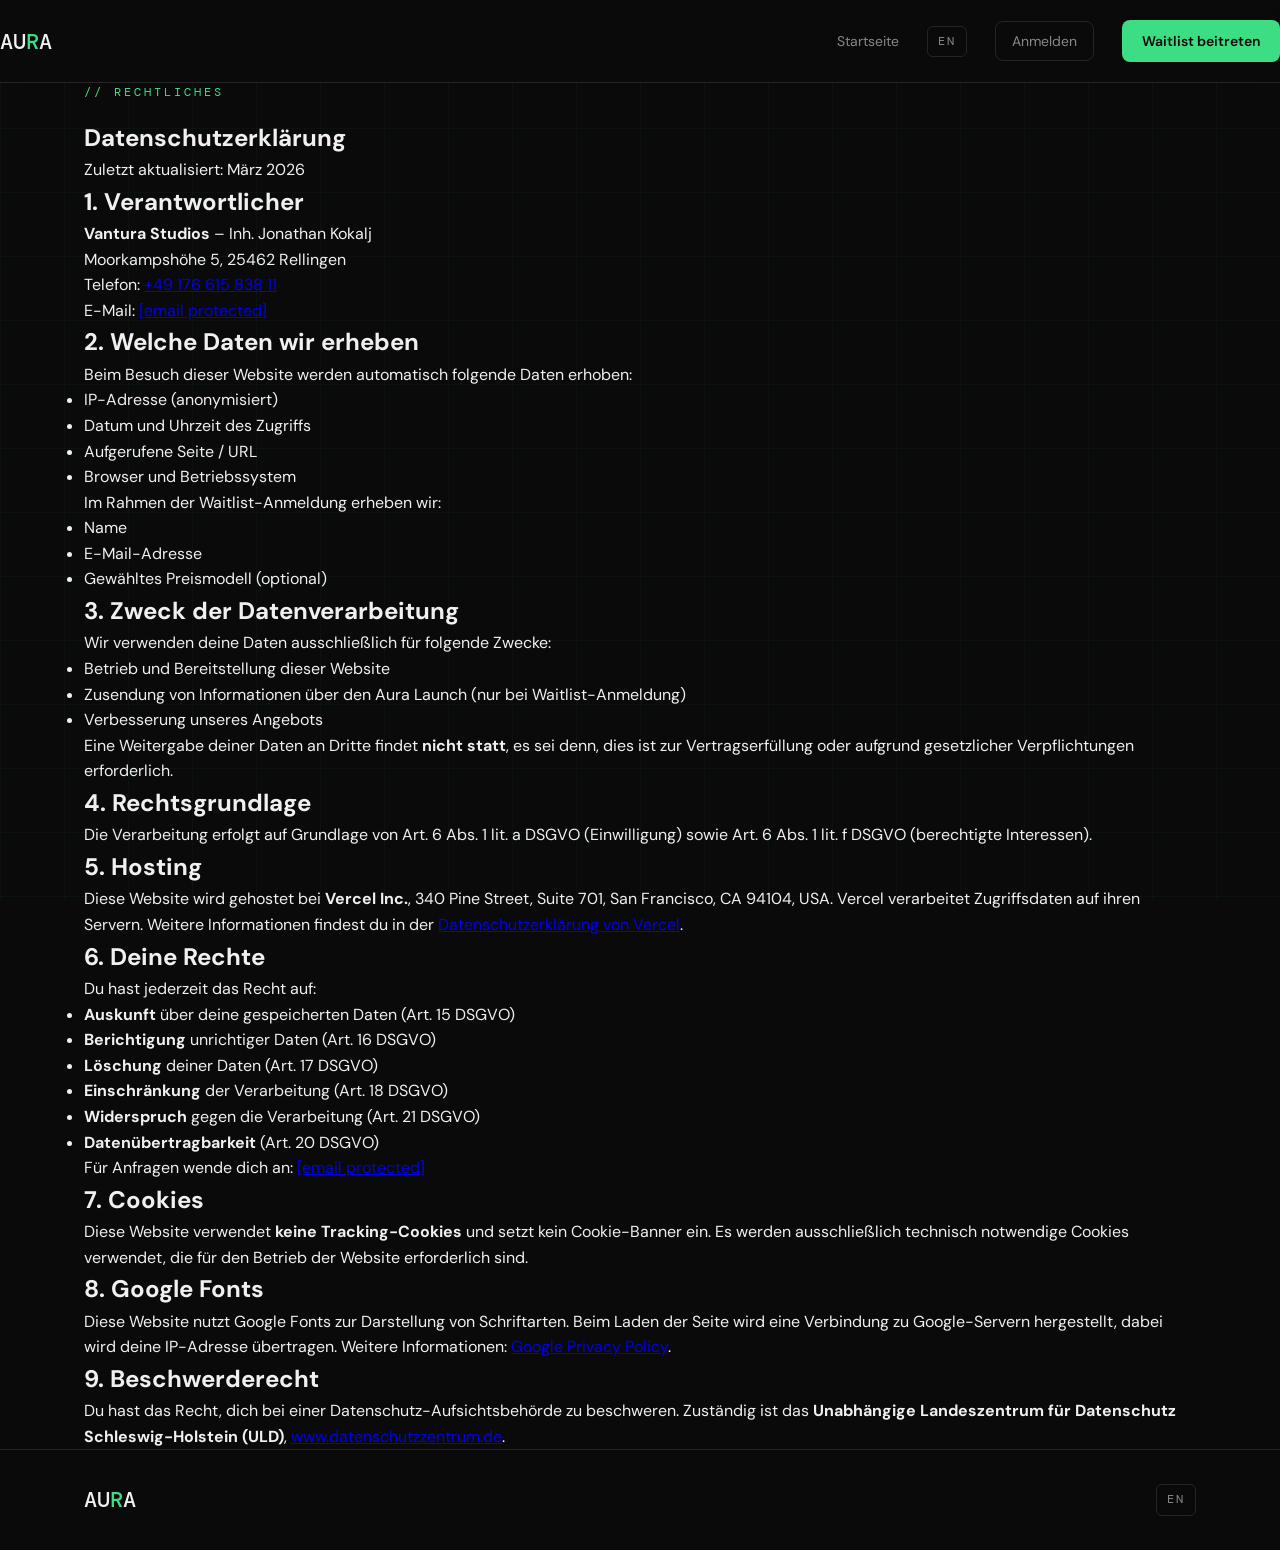
<file: datenschutz.html>
<!DOCTYPE html>
<html lang="de">
<head>
    <meta charset="UTF-8">
    <meta name="viewport" content="width=device-width, initial-scale=1.0">
    <title>Aura – Datenschutzerklärung</title>
    <meta name="description" content="Datenschutzerklärung von Aura-Agent.com">

    <!-- Open Graph -->
    <meta property="og:type" content="website">
    <meta property="og:url" content="https://www.aura-agent.com/datenschutz">
    <meta property="og:title" content="Aura – Datenschutzerklärung">
    <meta property="og:description" content="Datenschutzerklärung von Aura-Agent.com">
    <meta property="og:image" content="https://www.aura-agent.com/assets/og-image.png">
    <meta property="og:locale" content="de_DE">
    <meta name="twitter:card" content="summary_large_image">
    <meta name="twitter:image" content="https://www.aura-agent.com/assets/og-image.png">

    <link rel="icon" type="image/png" href="favicon.png">
    <link href="https://fonts.googleapis.com/css2?family=DM+Sans:wght@400;500;600;700&family=DM+Mono:wght@400;500&display=swap" rel="stylesheet">
    <link rel="stylesheet" href="css/style.css">
</head>
<body>
<header><div class="inner">
        <a href="index.html" class="logo">AU<span>R</span>A</a>
        <nav>
            <a href="index.html">Startseite</a>
            <a href="privacy.html" class="lang-switch">EN</a>
            <a href="login.html" class="btn-login" id="navLoginBtn">Anmelden</a>
            <a href="waitlist.html" class="btn-primary">Waitlist beitreten</a>
        </nav>
    </div></header>
<main>
  <section class="page-hero">
    <div class="container">
      <div class="section-label">// Rechtliches</div>
      <h1>Datenschutzerklärung</h1>
      <p>Zuletzt aktualisiert: März 2026</p>
    </div>
  </section>
  <section class="legal-content">
    <div class="container">

      <h2>1. Verantwortlicher</h2>
      <div class="legal-box">
        <p><strong>Vantura Studios</strong> – Inh. Jonathan Kokalj</p>
        <p>Moorkampshöhe 5, 25462 Rellingen</p>
        <p>Telefon: <a href="tel:+4917661583811">+49 176 615 838 11</a></p>
        <p>E-Mail: <a href="/cdn-cgi/l/email-protection#5f3936313b26302a2d3e2a2d3e713e2f2f1f38323e3633713c3032"><span class="__cf_email__" data-cfemail="cdaba4a3a9b4a2b8bfacb8bface3acbdbd8daaa0aca4a1e3aea2a0">[email&#160;protected]</span></a></p>
      </div>

      <h2>2. Welche Daten wir erheben</h2>
      <p>Beim Besuch dieser Website werden automatisch folgende Daten erhoben:</p>
      <ul>
        <li>IP-Adresse (anonymisiert)</li>
        <li>Datum und Uhrzeit des Zugriffs</li>
        <li>Aufgerufene Seite / URL</li>
        <li>Browser und Betriebssystem</li>
      </ul>
      <p>Im Rahmen der Waitlist-Anmeldung erheben wir:</p>
      <ul>
        <li>Name</li>
        <li>E-Mail-Adresse</li>
        <li>Gewähltes Preismodell (optional)</li>
      </ul>

      <h2>3. Zweck der Datenverarbeitung</h2>
      <p>Wir verwenden deine Daten ausschließlich für folgende Zwecke:</p>
      <ul>
        <li>Betrieb und Bereitstellung dieser Website</li>
        <li>Zusendung von Informationen über den Aura Launch (nur bei Waitlist-Anmeldung)</li>
        <li>Verbesserung unseres Angebots</li>
      </ul>
      <p>Eine Weitergabe deiner Daten an Dritte findet <strong>nicht statt</strong>, es sei denn, dies ist zur Vertragserfüllung oder aufgrund gesetzlicher Verpflichtungen erforderlich.</p>

      <h2>4. Rechtsgrundlage</h2>
      <p>Die Verarbeitung erfolgt auf Grundlage von Art. 6 Abs. 1 lit. a DSGVO (Einwilligung) sowie Art. 6 Abs. 1 lit. f DSGVO (berechtigte Interessen).</p>

      <h2>5. Hosting</h2>
      <p>Diese Website wird gehostet bei <strong>Vercel Inc.</strong>, 340 Pine Street, Suite 701, San Francisco, CA 94104, USA. Vercel verarbeitet Zugriffsdaten auf ihren Servern. Weitere Informationen findest du in der <a href="https://vercel.com/legal/privacy-policy" target="_blank">Datenschutzerklärung von Vercel</a>.</p>

      <h2>6. Deine Rechte</h2>
      <p>Du hast jederzeit das Recht auf:</p>
      <ul>
        <li><strong>Auskunft</strong> über deine gespeicherten Daten (Art. 15 DSGVO)</li>
        <li><strong>Berichtigung</strong> unrichtiger Daten (Art. 16 DSGVO)</li>
        <li><strong>Löschung</strong> deiner Daten (Art. 17 DSGVO)</li>
        <li><strong>Einschränkung</strong> der Verarbeitung (Art. 18 DSGVO)</li>
        <li><strong>Widerspruch</strong> gegen die Verarbeitung (Art. 21 DSGVO)</li>
        <li><strong>Datenübertragbarkeit</strong> (Art. 20 DSGVO)</li>
      </ul>
      <p>Für Anfragen wende dich an: <a href="/cdn-cgi/l/email-protection#47212e29233e283235263235266926373707202a262e2b6924282a"><span class="__cf_email__" data-cfemail="395f50575d40564c4b584c4b5817584949795e54585055175a5654">[email&#160;protected]</span></a></p>

      <h2>7. Cookies</h2>
      <p>Diese Website verwendet <strong>keine Tracking-Cookies</strong> und setzt kein Cookie-Banner ein. Es werden ausschließlich technisch notwendige Cookies verwendet, die für den Betrieb der Website erforderlich sind.</p>

      <h2>8. Google Fonts</h2>
      <p>Diese Website nutzt Google Fonts zur Darstellung von Schriftarten. Beim Laden der Seite wird eine Verbindung zu Google-Servern hergestellt, dabei wird deine IP-Adresse übertragen. Weitere Informationen: <a href="https://policies.google.com/privacy" target="_blank">Google Privacy Policy</a>.</p>

      <h2>9. Beschwerderecht</h2>
      <p>Du hast das Recht, dich bei einer Datenschutz-Aufsichtsbehörde zu beschweren. Zuständig ist das <strong>Unabhängige Landeszentrum für Datenschutz Schleswig-Holstein (ULD)</strong>, <a href="https://www.datenschutzzentrum.de" target="_blank">www.datenschutzzentrum.de</a>.</p>

    </div>
  </section>
</main>
<footer><div class="container"><div class="footer-inner">
        <div class="footer-top">
            <a href="index.html" class="logo">AU<span>R</span>A</a>
            <a href="privacy.html" class="lang-switch">EN</a>
        </d
</file>
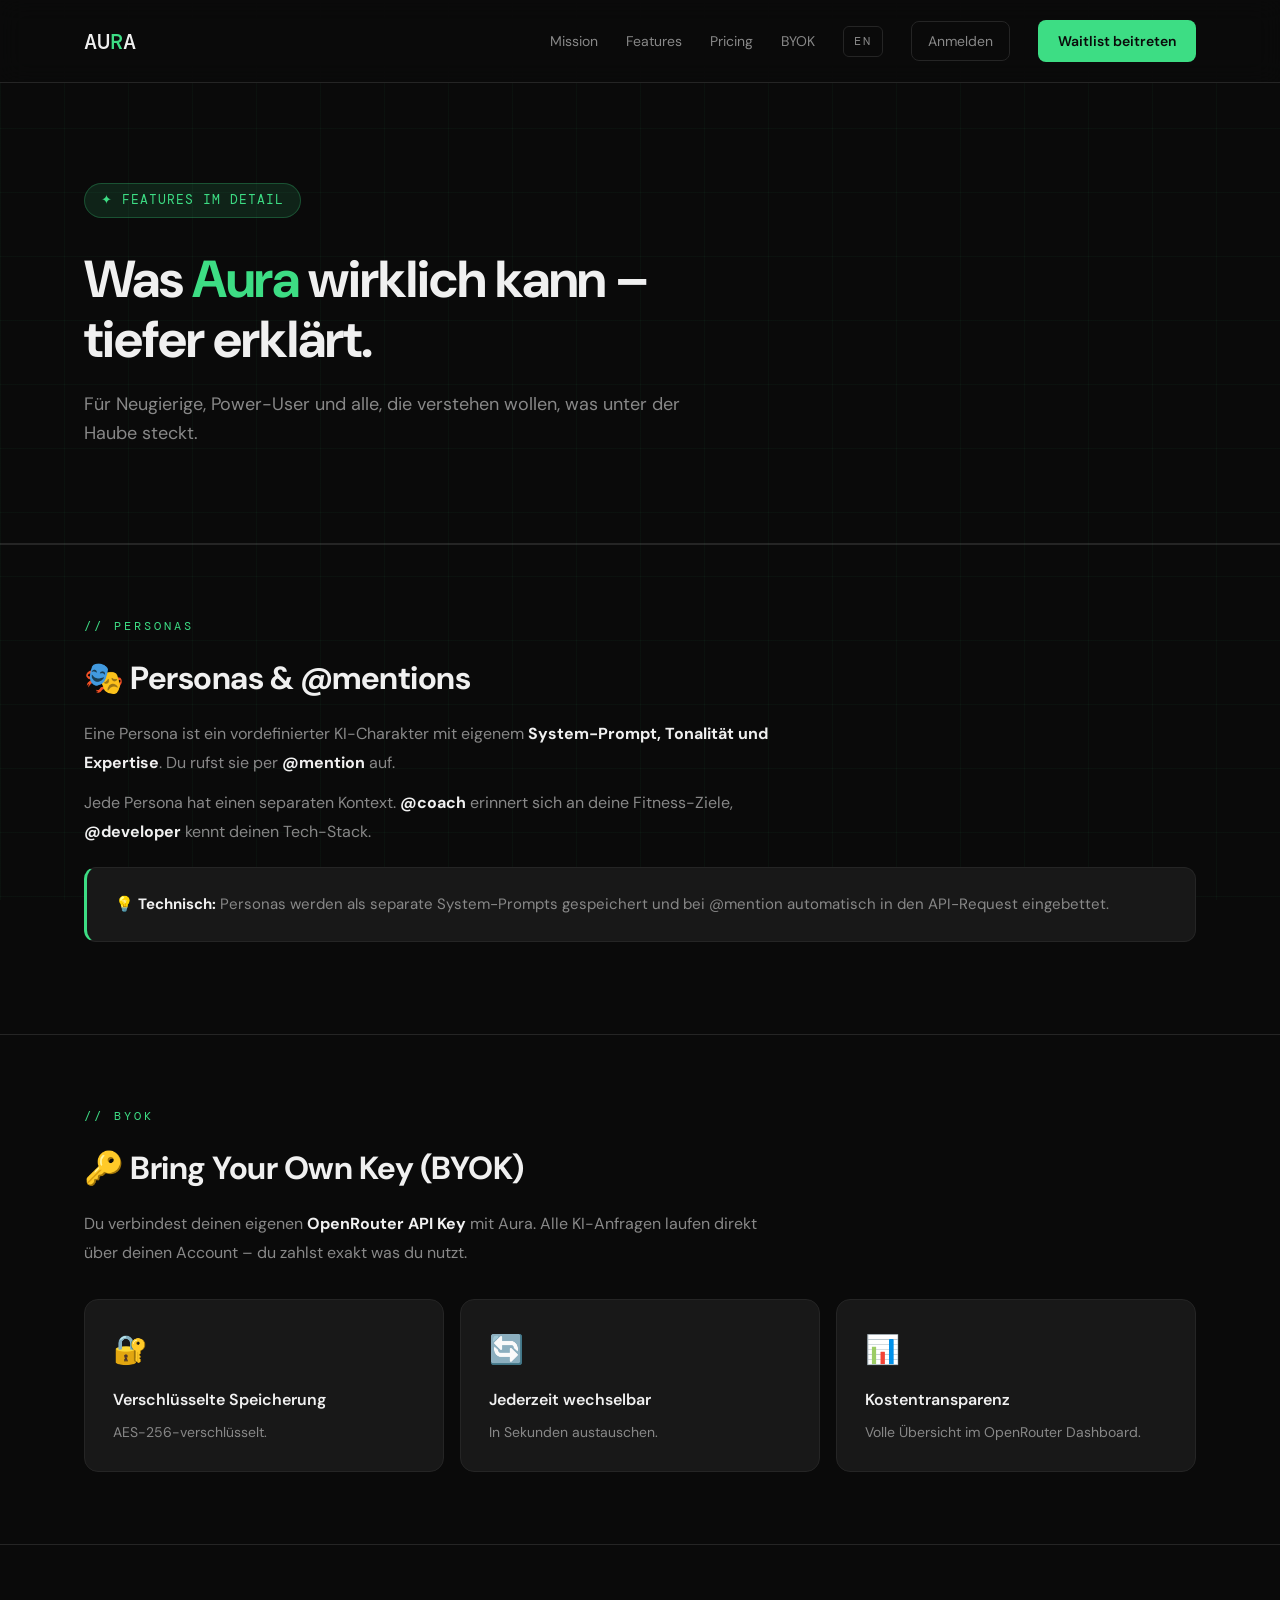
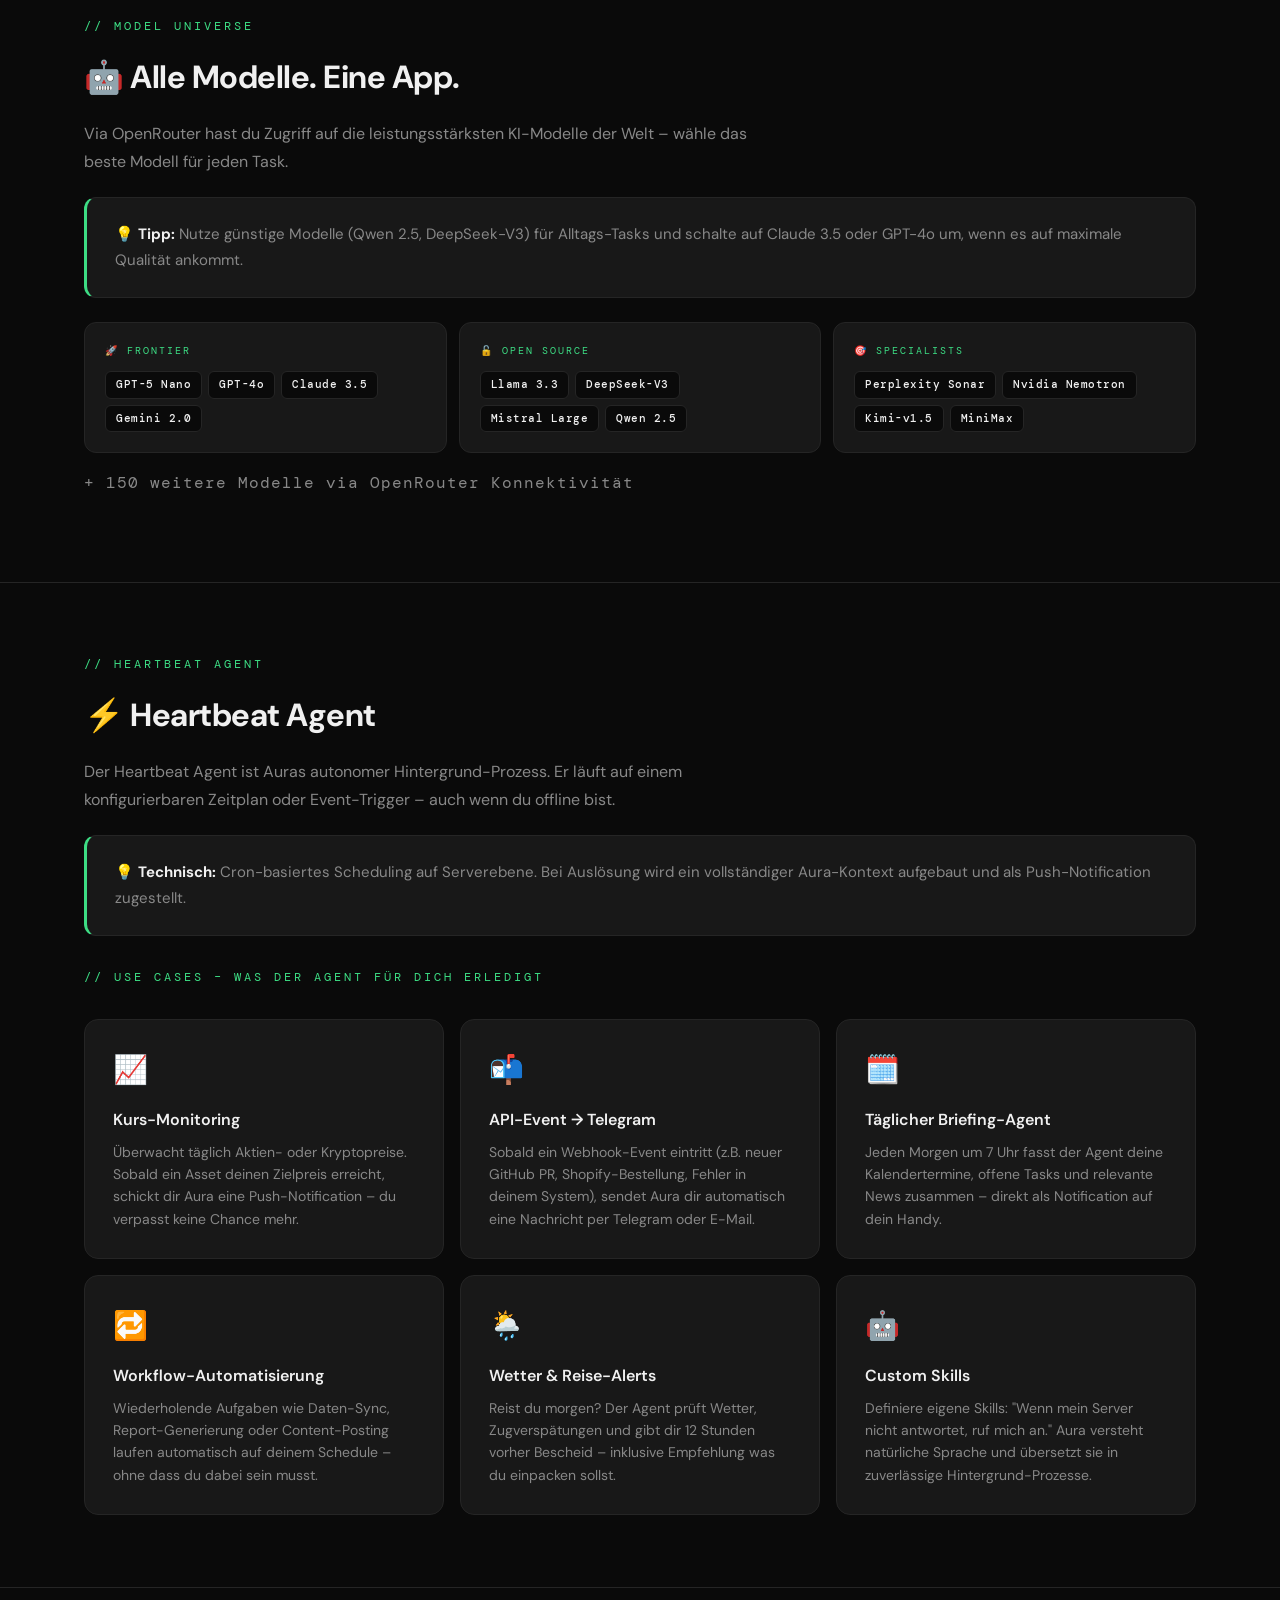
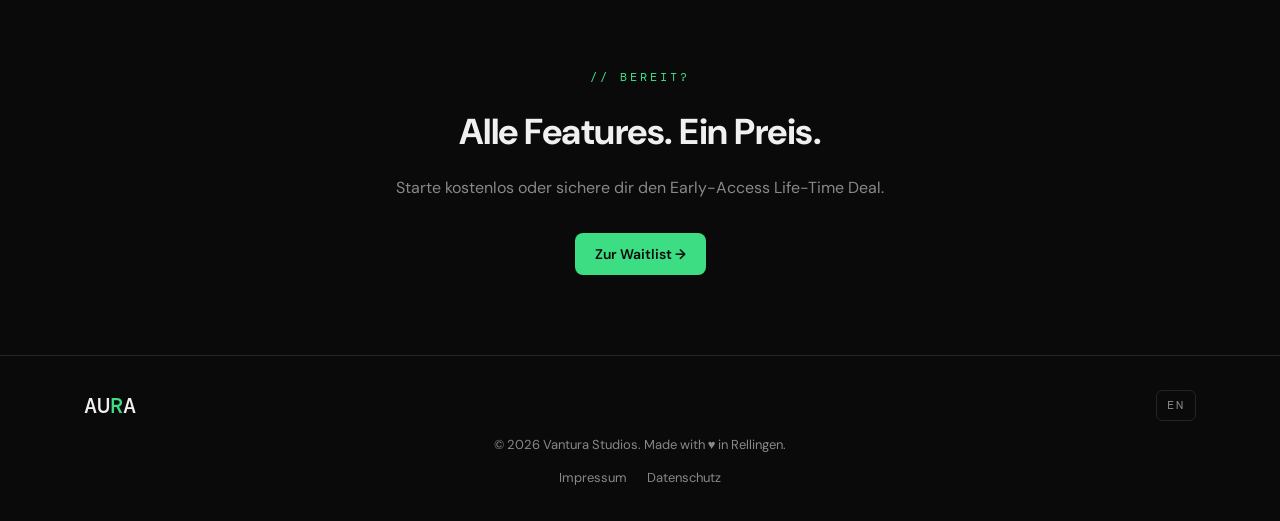
<file: features.html>
<!DOCTYPE html>
<html lang="de">
<head>
    <meta charset="UTF-8">
    <meta name="viewport" content="width=device-width, initial-scale=1.0">
    <title>Aura – Features im Detail</title>
    <meta name="description" content="Alle Features von Aura im Überblick: Custom AI Agents, Personas, API Konnektoren, BYOK, Heartbeat Agent und mehr.">

    <!-- Open Graph -->
    <meta property="og:type" content="website">
    <meta property="og:url" content="https://www.aura-agent.com/features">
    <meta property="og:title" content="Aura – Features im Detail">
    <meta property="og:description" content="Alle Features von Aura im Überblick: Custom AI Agents, Personas, API Konnektoren, BYOK, Heartbeat Agent und mehr.">
    <meta property="og:image" content="https://www.aura-agent.com/assets/og-image.png">
    <meta property="og:locale" content="de_DE">
    <meta name="twitter:card" content="summary_large_image">
    <meta name="twitter:image" content="https://www.aura-agent.com/assets/og-image.png">

    <link rel="icon" type="image/png" href="favicon.png">
    <link href="https://fonts.googleapis.com/css2?family=DM+Sans:wght@400;500;600;700&family=DM+Mono:wght@400;500&display=swap" rel="stylesheet">
    <link rel="stylesheet" href="css/style.css">
</head>
<body>
<header><div class="container"><div class="inner">
        <a href="index.html" class="logo">AU<span>R</span>A</a>
        <nav>
            <a href="index.html#mission">Mission</a>
            <a href="features.html">Features</a>
            <a href="index.html#pricing">Pricing</a>
            <a href="byok.html">BYOK</a>
            <a href="features_en.html" class="lang-switch">EN</a>
            <a href="login.html" class="btn-login" id="navLoginBtn">Anmelden</a>
            <a href="waitlist.html" class="btn-primary">Waitlist beitreten</a>
        </nav>
        <button class="hamburger" id="hamburger" aria-label="Menu">
            <span></span><span></span><span></span>
        </button>
    </div></div></header>
    <div class="mobile-menu" id="mobileMenu">
        <a href="index.html#mission">Mission</a>
        <a href="features.html">Features</a>
        <a href="index.html#pricing">Pricing</a>
        <a href="byok.html">BYOK</a>
        <a href="login.html">Anmelden</a>
        <a href="features_en.html" class="lang-switch">EN</a>
        <a href="waitlist.html" class="btn-primary">Waitlist beitreten</a>
    </div>
<main>
  <section class="or-hero"><div class="container">
    <div class="hero-badge">✦ FEATURES IM DETAIL</div>
    <h1>Was <span>Aura</span> wirklich kann –<br>tiefer erklärt.</h1>
    <p>Für Neugierige, Power-User und alle, die verstehen wollen, was unter der Haube steckt.</p>
  </div></section>
  <section class="or-section"><div class="container"><div class="section-label">// Personas</div><h2>🎭 Personas & @mentions</h2>
    <p>Eine Persona ist ein vordefinierter KI-Charakter mit eigenem <strong>System-Prompt, Tonalität und Expertise</strong>. Du rufst sie per <strong>@mention</strong> auf.</p>
    <p>Jede Persona hat einen separaten Kontext. <strong>@coach</strong> erinnert sich an deine Fitness-Ziele, <strong>@developer</strong> kennt deinen Tech-Stack.</p>
    <div class="or-analogy">💡 <strong>Technisch:</strong> Personas werden als separate System-Prompts gespeichert und bei @mention automatisch in den API-Request eingebettet.</div>
  </div></section>
  <section class="or-section"><div class="container"><div class="section-label">// BYOK</div><h2>🔑 Bring Your Own Key (BYOK)</h2>
    <p>Du verbindest deinen eigenen <strong>OpenRouter API Key</strong> mit Aura. Alle KI-Anfragen laufen direkt über deinen Account – du zahlst exakt was du nutzt.</p>
    <div class="info-cards">
      <div class="info-card"><span class="icon">🔐</span><h3>Verschlüsselte Speicherung</h3><p>AES-256-verschlüsselt.</p></div>
      <div class="info-card"><span class="icon">🔄</span><h3>Jederzeit wechselbar</h3><p>In Sekunden austauschen.</p></div>
      <div class="info-card"><span class="icon">📊</span><h3>Kostentransparenz</h3><p>Volle Übersicht im OpenRouter Dashboard.</p></div>
    </div>
  </div></section>

  <section class="or-section"><div class="container">
    <div class="section-label">// Model Universe</div>
    <h2>🤖 Alle Modelle. Eine App.</h2>
    <p>Via OpenRouter hast du Zugriff auf die leistungsstärksten KI-Modelle der Welt – wähle das beste Modell für jeden Task.</p>
    <div class="or-analogy">💡 <strong>Tipp:</strong> Nutze günstige Modelle (Qwen 2.5, DeepSeek-V3) für Alltags-Tasks und schalte auf Claude 3.5 oder GPT-4o um, wenn es auf maximale Qualität ankommt.</div>
    <div class="model-universe-grid" style="margin-top:24px;">
      <div class="model-category">
        <div class="model-category-label">🚀 Frontier</div>
        <div class="model-tags">
          <span class="model-tag">GPT-5 Nano</span><span class="model-tag">GPT-4o</span><span class="model-tag">Claude 3.5</span><span class="model-tag">Gemini 2.0</span>
        </div>
      </div>
      <div class="model-category">
        <div class="model-category-label">🔓 Open Source</div>
        <div class="model-tags">
          <span class="model-tag">Llama 3.3</span><span class="model-tag">DeepSeek-V3</span><span class="model-tag">Mistral Large</span><span class="model-tag">Qwen 2.5</span>
        </div>
      </div>
      <div class="model-category">
        <div class="model-category-label">🎯 Specialists</div>
        <div class="model-tags">
          <span class="model-tag">Perplexity Sonar</span><span class="model-tag">Nvidia Nemotron</span><span class="model-tag">Kimi-v1.5</span><span class="model-tag">MiniMax</span>
        </div>
      </div>
    </div>
    <p class="model-universe-footer" style="margin-top:16px;">+ 150 weitere Modelle via OpenRouter Konnektivität</p>
  </div></section>
  <section id="heartbeat" class="or-section"><div class="container"><div class="section-label">// Heartbeat Agent</div><h2>⚡ Heartbeat Agent</h2>
    <p>Der Heartbeat Agent ist Auras autonomer Hintergrund-Prozess. Er läuft auf einem konfigurierbaren Zeitplan oder Event-Trigger – auch wenn du offline bist.</p>
    <div class="or-analogy">💡 <strong>Technisch:</strong> Cron-basiertes Scheduling auf Serverebene. Bei Auslösung wird ein vollständiger Aura-Kontext aufgebaut und als Push-Notification zugestellt.</div>

    <div class="section-label" style="margin-top:32px;">// USE CASES – Was der Agent für dich erledigt</div>
    <div class="info-cards">
      <div class="info-card"><span class="icon">📈</span><h3>Kurs-Monitoring</h3><p>Überwacht täglich Aktien- oder Kryptopreise. Sobald ein Asset deinen Zielpreis erreicht, schickt dir Aura eine Push-Notification – du verpasst keine Chance mehr.</p></div>
      <div class="info-card"><span class="icon">📬</span><h3>API-Event → Telegram</h3><p>Sobald ein Webhook-Event eintritt (z.B. neuer GitHub PR, Shopify-Bestellung, Fehler in deinem System), sendet Aura dir automatisch eine Nachricht per Telegram oder E-Mail.</p></div>
      <div class="info-card"><span class="icon">🗓️</span><h3>Täglicher Briefing-Agent</h3><p>Jeden Morgen um 7 Uhr fasst der Agent deine Kalendertermine, offene Tasks und relevante News zusammen – direkt als Notification auf dein Handy.</p></div>
      <div class="info-card"><span class="icon">🔁</span><h3>Workflow-Automatisierung</h3><p>Wiederholende Aufgaben wie Daten-Sync, Report-Generierung oder Content-Posting laufen automatisch auf deinem Schedule – ohne dass du dabei sein musst.</p></div>
      <div class="info-card"><span class="icon">🌦️</span><h3>Wetter & Reise-Alerts</h3><p>Reist du morgen? Der Agent prüft Wetter, Zugverspätungen und gibt dir 12 Stunden vorher Bescheid – inklusive Empfehlung was du einpacken sollst.</p></div>
      <div class="info-card"><span class="icon">🤖</span><h3>Custom Skills</h3><p>Definiere eigene Skills: "Wenn mein Server nicht antwortet, ruf mich an." Aura versteht natürliche Sprache und übersetzt sie in zuverlässige Hintergrund-Prozesse.</p></div>
    </div>
  </div></section>
  <section class="or-cta"><div class="container"><div class="section-label">// Bereit?</div><h2>Alle Features. Ein Preis.</h2>
    <p>Starte kostenlos oder sichere dir den Early-Access Life-Time Deal.</p>
    <a href="waitlist.html" class="btn-primary">Zur Waitlist →</a>
  </div></section>
</main>
<footer><div class="container"><div class="footer-inner">
        <div class="footer-top">
            <a href="index.html" class="logo">AU<span>R</span>A</a>
            <a href="features_en.html" class="lang-switch">EN</a>
        </div>
        <p>© 2026 <a href="https://website-vantura-studios-v1.vercel.app/" style="color:var(--text-secondary);text-decoration:none;">Vantura Studios</a>. Made with ♥ in Rellingen.</p>
        <div class="footer-links">
            <a href="impressum.html" class="footer-link">Impressum</a>
            <a href="datenschutz.html" class="footer-link">Datenschutz</a>
        </div>
    </div></div></footer>
<script>
const hbtn = document.getElementById('hamburger');
const hmenu = document.getElementById('mobileMenu');

function openMenu() {
    hbtn.classList.add('open');
    hmenu.classList.add('open');
    document.body.style.overflow = 'hidden';
}
function closeMenu() {
    hbtn.classList.remove('open');
    hmenu.classList.remove('open');
    document.body.style.overflow = '';
}

hbtn.addEventListener('click', () => {
    hmenu.classList.contains('open') ? closeMenu() : openMenu();
});

// Close on any link click
hmenu.querySelectorAll('a').forEach(a => a.addEventListener('click', closeMenu));

// Close on outside click
document.addEventListener('click', (e) => {
    if (hmenu.classList.contains('open') && !hmenu.contains(e.target) && !hbtn.contains(e.target)) {
        closeMenu();
    }
});

// Close on scroll
window.addEventListener('scroll', () => {
    if (hmenu.classList.contains('open')) closeMenu();
}, { passive: true });
</script>
<script>
(function(){
  var user=null;try{user=JSON.parse(localStorage.getItem('aura_user'));}catch(e){}
  var btn=document.getElementById('navLoginBtn');
  if(btn&&user&&user.email){
    var i=user.name?user.name.split(' ').map(function(n){return n[0];}).join('').toUpperCase().slice(0,2):user.email[0].toUpperCase();
    var a=document.createElement('a');
    a.href='profile.html';a.className='nav-avatar';a.title=user.name||user.email;a.textContent=i;
    btn.parentNode.replaceChild(a,btn);
  }
})();
</script>

</body>
</html>
</file>
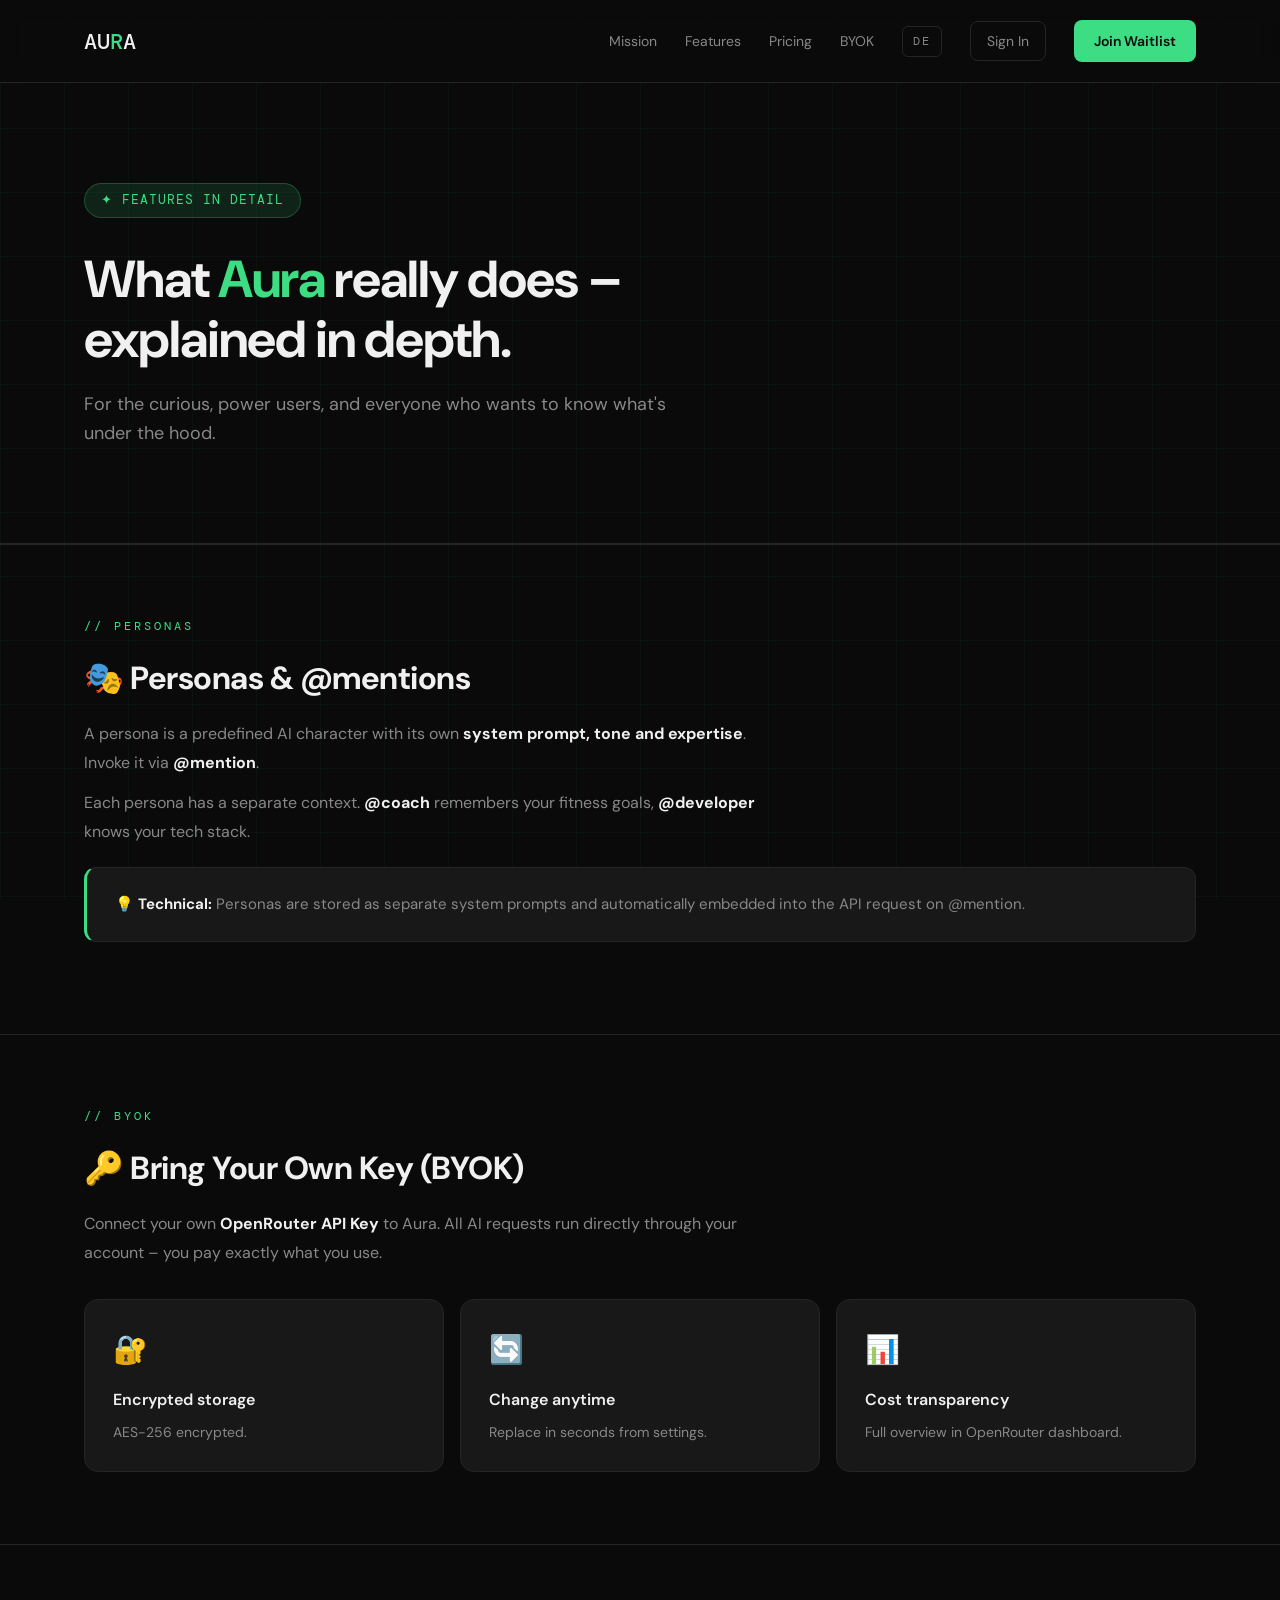
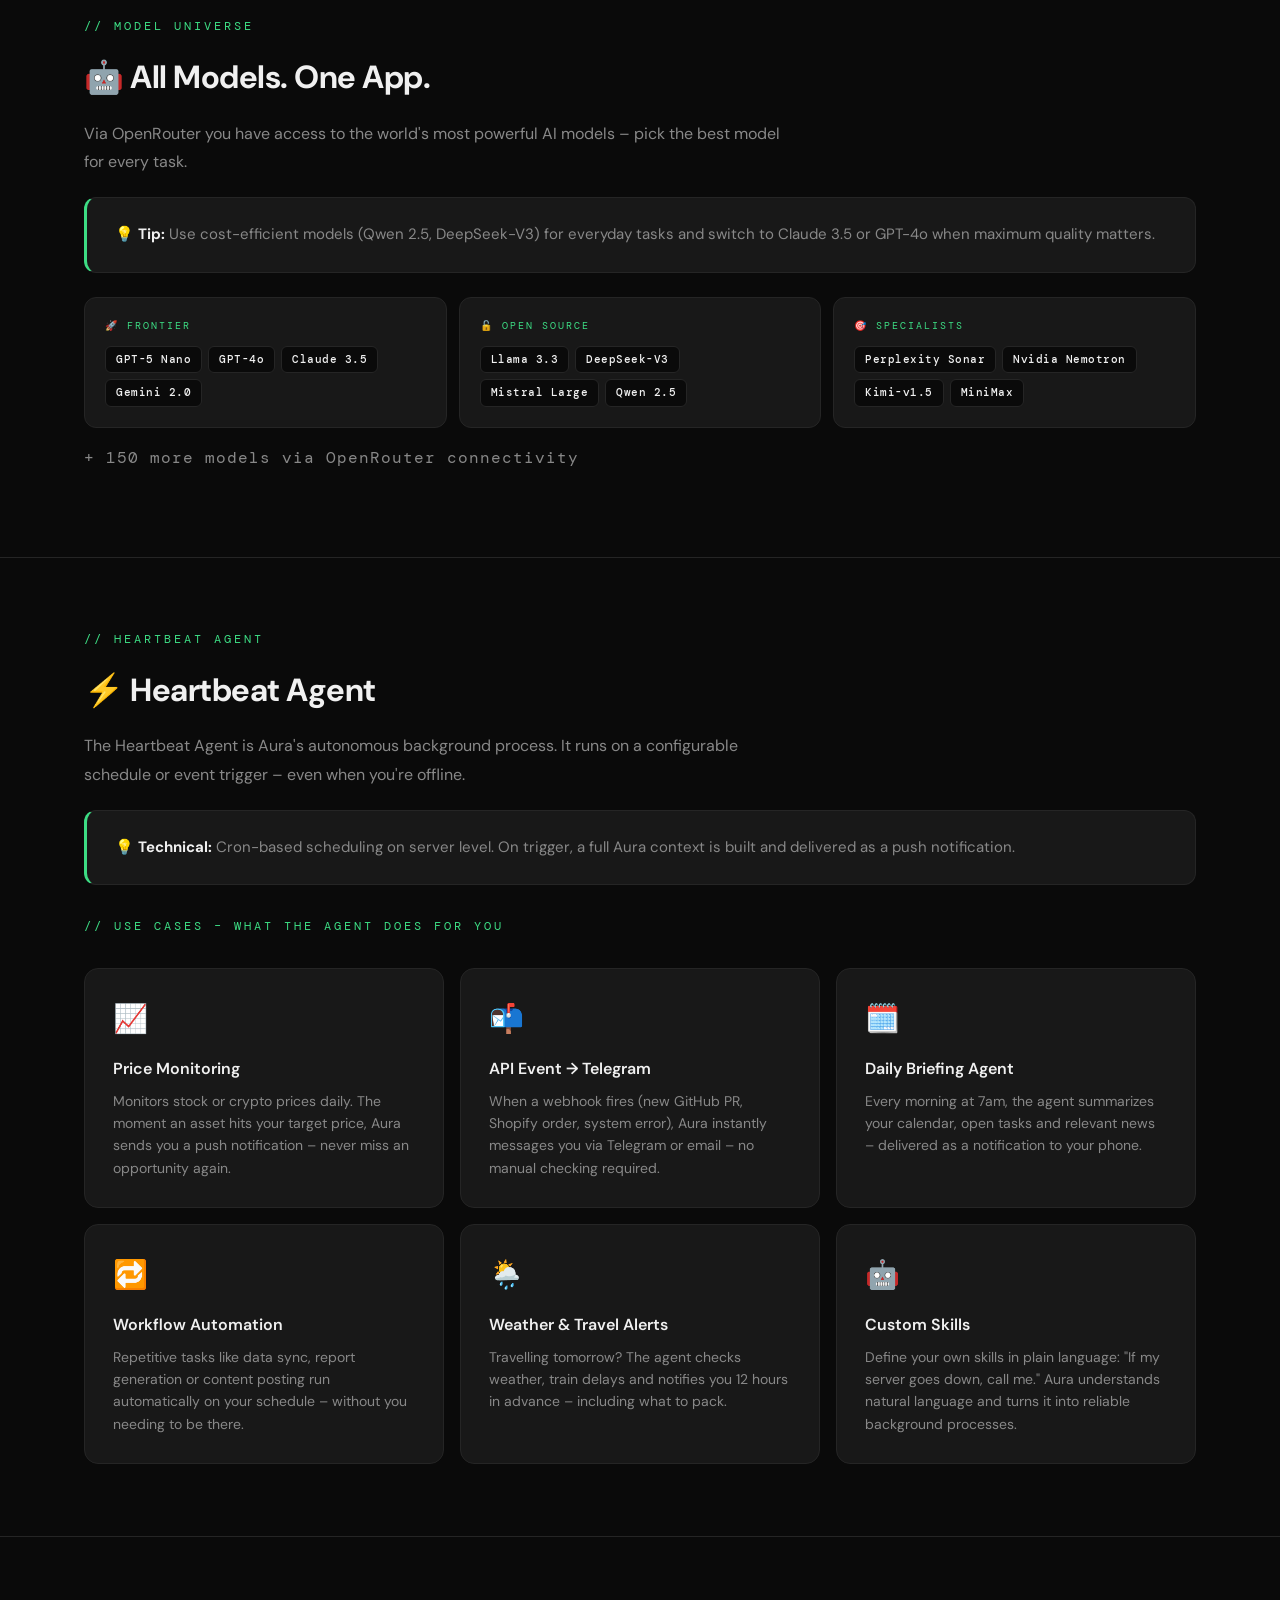
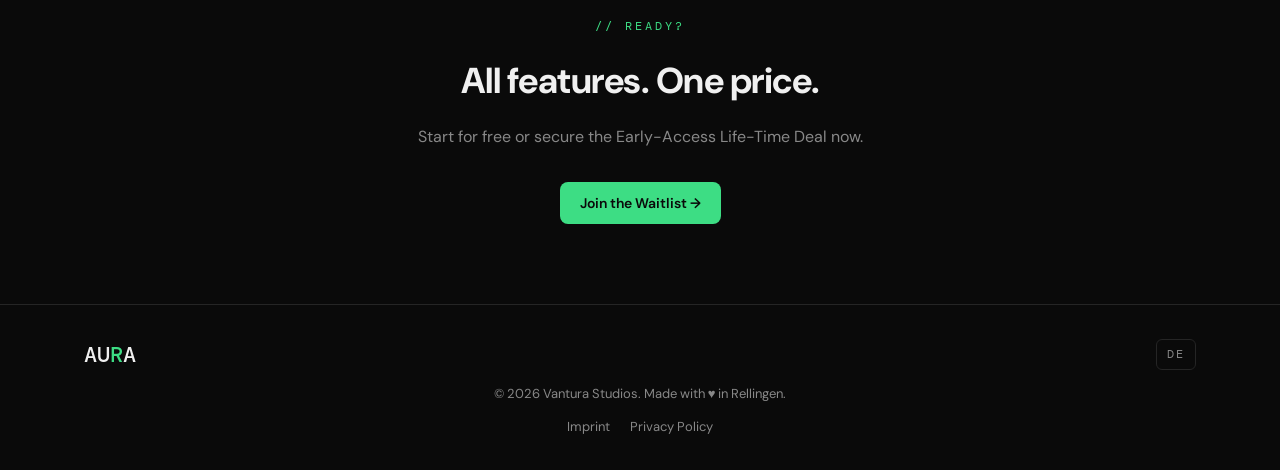
<file: features_en.html>
<!DOCTYPE html>
<html lang="de">
<head>
    <meta charset="UTF-8">
    <meta name="viewport" content="width=device-width, initial-scale=1.0">
    <title>Aura – Features in Detail</title>
    <meta name="description" content="Aura – dein proaktiver KI Agent.">

    <!-- Open Graph -->
    <meta property="og:type" content="website">
    <meta property="og:url" content="https://www.aura-agent.com/features_en">
    <meta property="og:title" content="Aura – Features in Detail">
    <meta property="og:description" content="Aura – dein proaktiver KI Agent.">
    <meta property="og:image" content="https://www.aura-agent.com/assets/og-image.png">
    <meta property="og:locale" content="de_DE">
    <meta name="twitter:card" content="summary_large_image">
    <meta name="twitter:image" content="https://www.aura-agent.com/assets/og-image.png">

    <link rel="icon" type="image/png" href="favicon.png">
    <link href="https://fonts.googleapis.com/css2?family=DM+Sans:wght@400;500;600;700&family=DM+Mono:wght@400;500&display=swap" rel="stylesheet">
    <link rel="stylesheet" href="css/style.css">
</head>
<body>
<header><div class="container"><div class="inner">
        <a href="index_en.html" class="logo">AU<span>R</span>A</a>
        <nav>
            <a href="index_en.html#mission">Mission</a>
            <a href="features_en.html">Features</a>
            <a href="index_en.html#pricing">Pricing</a>
            <a href="byok_en.html">BYOK</a>
            <a href="features.html" class="lang-switch">DE</a>
            <a href="login_en.html" class="btn-login" id="navLoginBtn">Sign In</a>
            <a href="waitlist_en.html" class="btn-primary">Join Waitlist</a>
        </nav>
        <button class="hamburger" id="hamburger" aria-label="Menu">
            <span></span><span></span><span></span>
        </button>
    </div></div></header>
    <div class="mobile-menu" id="mobileMenu">
        <a href="index_en.html#mission">Mission</a>
        <a href="features_en.html">Features</a>
        <a href="index_en.html#pricing">Pricing</a>
        <a href="byok_en.html">BYOK</a>
        <a href="login_en.html">Sign In</a>
        <a href="features.html" class="lang-switch">DE</a>
        <a href="waitlist_en.html" class="btn-primary">Join Waitlist</a>
    </div>
<main>
  <section class="or-hero"><div class="container">
    <div class="hero-badge">✦ FEATURES IN DETAIL</div>
    <h1>What <span>Aura</span> really does –<br>explained in depth.</h1>
    <p>For the curious, power users, and everyone who wants to know what's under the hood.</p>
  </div></section>
  <section class="or-section"><div class="container"><div class="section-label">// Personas</div><h2>🎭 Personas & @mentions</h2>
    <p>A persona is a predefined AI character with its own <strong>system prompt, tone and expertise</strong>. Invoke it via <strong>@mention</strong>.</p>
    <p>Each persona has a separate context. <strong>@coach</strong> remembers your fitness goals, <strong>@developer</strong> knows your tech stack.</p>
    <div class="or-analogy">💡 <strong>Technical:</strong> Personas are stored as separate system prompts and automatically embedded into the API request on @mention.</div>
  </div></section>
  <section class="or-section"><div class="container"><div class="section-label">// BYOK</div><h2>🔑 Bring Your Own Key (BYOK)</h2>
    <p>Connect your own <strong>OpenRouter API Key</strong> to Aura. All AI requests run directly through your account – you pay exactly what you use.</p>
    <div class="info-cards">
      <div class="info-card"><span class="icon">🔐</span><h3>Encrypted storage</h3><p>AES-256 encrypted.</p></div>
      <div class="info-card"><span class="icon">🔄</span><h3>Change anytime</h3><p>Replace in seconds from settings.</p></div>
      <div class="info-card"><span class="icon">📊</span><h3>Cost transparency</h3><p>Full overview in OpenRouter dashboard.</p></div>
    </div>
  </div></section>

  <section class="or-section"><div class="container">
    <div class="section-label">// Model Universe</div>
    <h2>🤖 All Models. One App.</h2>
    <p>Via OpenRouter you have access to the world's most powerful AI models – pick the best model for every task.</p>
    <div class="or-analogy">💡 <strong>Tip:</strong> Use cost-efficient models (Qwen 2.5, DeepSeek-V3) for everyday tasks and switch to Claude 3.5 or GPT-4o when maximum quality matters.</div>
    <div class="model-universe-grid" style="margin-top:24px;">
      <div class="model-category">
        <div class="model-category-label">🚀 Frontier</div>
        <div class="model-tags">
          <span class="model-tag">GPT-5 Nano</span><span class="model-tag">GPT-4o</span><span class="model-tag">Claude 3.5</span><span class="model-tag">Gemini 2.0</span>
        </div>
      </div>
      <div class="model-category">
        <div class="model-category-label">🔓 Open Source</div>
        <div class="model-tags">
          <span class="model-tag">Llama 3.3</span><span class="model-tag">DeepSeek-V3</span><span class="model-tag">Mistral Large</span><span class="model-tag">Qwen 2.5</span>
        </div>
      </div>
      <div class="model-category">
        <div class="model-category-label">🎯 Specialists</div>
        <div class="model-tags">
          <span class="model-tag">Perplexity Sonar</span><span class="model-tag">Nvidia Nemotron</span><span class="model-tag">Kimi-v1.5</span><span class="model-tag">MiniMax</span>
        </div>
      </div>
    </div>
    <p class="model-universe-footer" style="margin-top:16px;">+ 150 more models via OpenRouter connectivity</p>
  </div></section>
  <section id="heartbeat" class="or-section"><div class="container"><div class="section-label">// Heartbeat Agent</div><h2>⚡ Heartbeat Agent</h2>
    <p>The Heartbeat Agent is Aura's autonomous background process. It runs on a configurable schedule or event trigger – even when you're offline.</p>
    <div class="or-analogy">💡 <strong>Technical:</strong> Cron-based scheduling on server level. On trigger, a full Aura context is built and delivered as a push notification.</div>

    <div class="section-label" style="margin-top:32px;">// USE CASES – What the Agent does for you</div>
    <div class="info-cards">
      <div class="info-card"><span class="icon">📈</span><h3>Price Monitoring</h3><p>Monitors stock or crypto prices daily. The moment an asset hits your target price, Aura sends you a push notification – never miss an opportunity again.</p></div>
      <div class="info-card"><span class="icon">📬</span><h3>API Event → Telegram</h3><p>When a webhook fires (new GitHub PR, Shopify order, system error), Aura instantly messages you via Telegram or email – no manual checking required.</p></div>
      <div class="info-card"><span class="icon">🗓️</span><h3>Daily Briefing Agent</h3><p>Every morning at 7am, the agent summarizes your calendar, open tasks and relevant news – delivered as a notification to your phone.</p></div>
      <div class="info-card"><span class="icon">🔁</span><h3>Workflow Automation</h3><p>Repetitive tasks like data sync, report generation or content posting run automatically on your schedule – without you needing to be there.</p></div>
      <div class="info-card"><span class="icon">🌦️</span><h3>Weather & Travel Alerts</h3><p>Travelling tomorrow? The agent checks weather, train delays and notifies you 12 hours in advance – including what to pack.</p></div>
      <div class="info-card"><span class="icon">🤖</span><h3>Custom Skills</h3><p>Define your own skills in plain language: "If my server goes down, call me." Aura understands natural language and turns it into reliable background processes.</p></div>
    </div>
  </div></section>
  <section class="or-cta"><div class="container"><div class="section-label">// Ready?</div><h2>All features. One price.</h2>
    <p>Start for free or secure the Early-Access Life-Time Deal now.</p>
    <a href="waitlist_en.html" class="btn-primary">Join the Waitlist →</a>
  </div></section>
</main>
<footer><div class="container"><div class="footer-inner">
        <div class="footer-top">
            <a href="index_en.html" class="logo">AU<span>R</span>A</a>
            <a href="features.html" class="lang-switch">DE</a>
        </div>
        <p>© 2026 <a href="https://website-vantura-studios-v1.vercel.app/" style="color:var(--text-secondary);text-decoration:none;">Vantura Studios</a>. Made with ♥ in Rellingen.</p>
        <div class="footer-links">
            <a href="impressum_en.html" class="footer-link">Imprint</a>
            <a href="privacy.html" class="footer-link">Privacy Policy</a>
        </div>
    </div></div></footer>
<script>
const hbtn = document.getElementById('hamburger');
const hmenu = document.getElementById('mobileMenu');

function openMenu() {
    hbtn.classList.add('open');
    hmenu.classList.add('open');
    document.body.style.overflow = 'hidden';
}
function closeMenu() {
    hbtn.classList.remove('open');
    hmenu.classList.remove('open');
    document.body.style.overflow = '';
}

hbtn.addEventListener('click', () => {
    hmenu.classList.contains('open') ? closeMenu() : openMenu();
});

// Close on any link click
hmenu.querySelectorAll('a').forEach(a => a.addEventListener('click', closeMenu));

// Close on outside click
document.addEventListener('click', (e) => {
    if (hmenu.classList.contains('open') && !hmenu.contains(e.target) && !hbtn.contains(e.target)) {
        closeMenu();
    }
});

// Close on scroll
window.addEventListener('scroll', () => {
    if (hmenu.classList.contains('open')) closeMenu();
}, { passive: true });
</script>
<script>
(function(){
  var user=null;try{user=JSON.parse(localStorage.getItem('aura_user'));}catch(e){}
  var btn=document.getElementById('navLoginBtn');
  if(btn&&user&&user.email){
    var i=user.name?user.name.split(' ').map(function(n){return n[0];}).join('').toUpperCase().slice(0,2):user.email[0].toUpperCase();
    var a=document.createElement('a');
    a.href='profile_en.html';a.className='nav-avatar';a.title=user.name||user.email;a.textContent=i;
    btn.parentNode.replaceChild(a,btn);
  }
})();
</script>

</body>
</html>
</file>
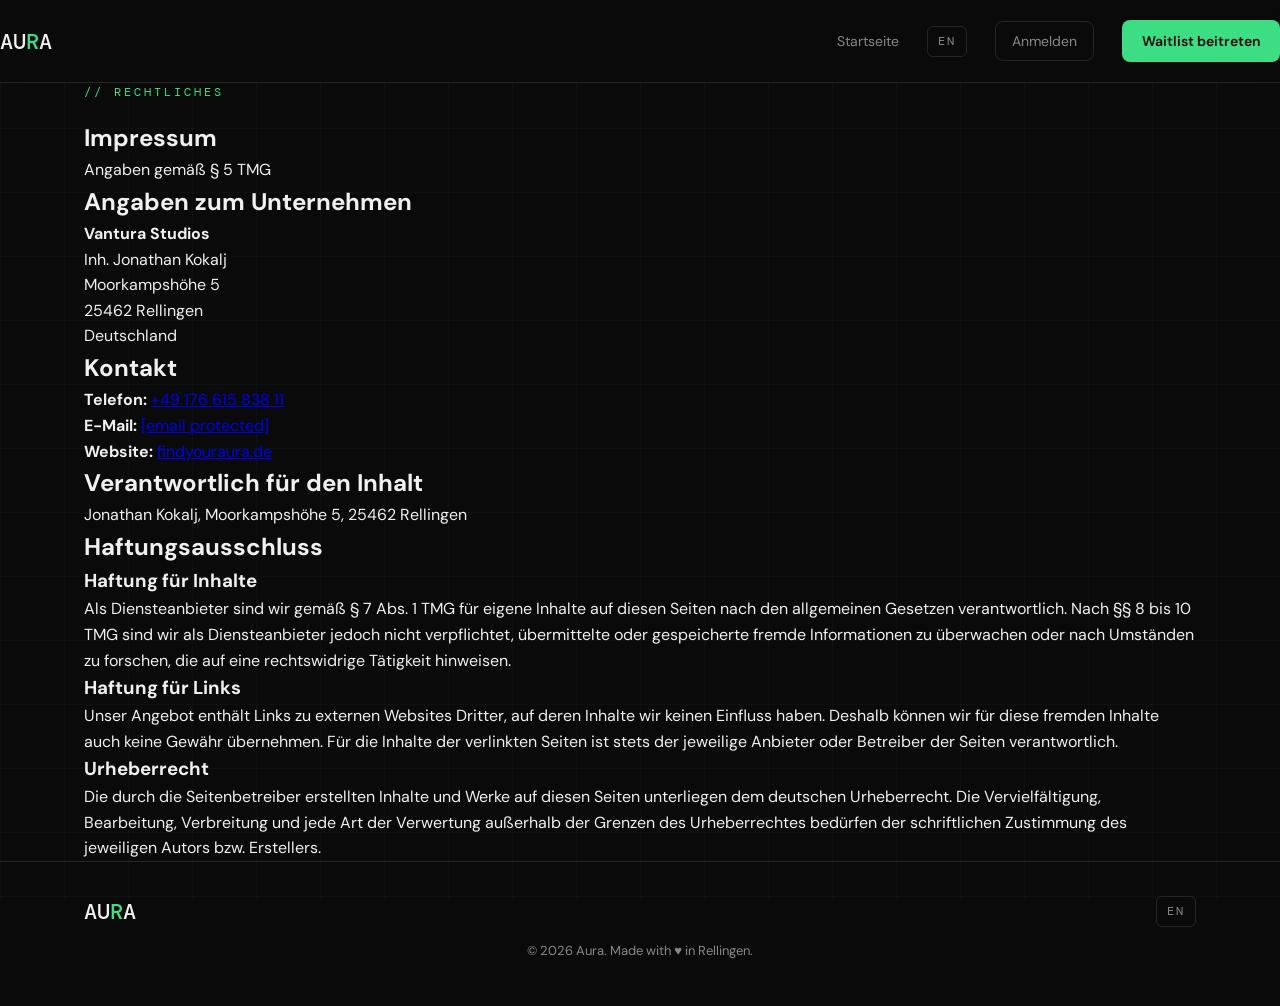
<file: impressum.html>
<!DOCTYPE html>
<html lang="de">
<head>
    <meta charset="UTF-8">
    <meta name="viewport" content="width=device-width, initial-scale=1.0">
    <title>Aura – Impressum</title>
    <meta name="description" content="Impressum von Aura-Agent.com">

    <!-- Open Graph -->
    <meta property="og:type" content="website">
    <meta property="og:url" content="https://www.aura-agent.com/impressum">
    <meta property="og:title" content="Aura – Impressum">
    <meta property="og:description" content="Impressum von Aura-Agent.com">
    <meta property="og:image" content="https://www.aura-agent.com/assets/og-image.png">
    <meta property="og:locale" content="de_DE">
    <meta name="twitter:card" content="summary_large_image">
    <meta name="twitter:image" content="https://www.aura-agent.com/assets/og-image.png">

    <link rel="icon" type="image/png" href="favicon.png">
    <link href="https://fonts.googleapis.com/css2?family=DM+Sans:wght@400;500;600;700&family=DM+Mono:wght@400;500&display=swap" rel="stylesheet">
    <link rel="stylesheet" href="css/style.css">
</head>
<body>
<header><div class="inner">
        <a href="index.html" class="logo">AU<span>R</span>A</a>
        <nav>
            <a href="index.html">Startseite</a>
            <a href="impressum_en.html" class="lang-switch">EN</a>
            <a href="login.html" class="btn-login" id="navLoginBtn">Anmelden</a>
            <a href="waitlist.html" class="btn-primary">Waitlist beitreten</a>
        </nav>
    </div></header>
<main>
  <section class="page-hero">
    <div class="container">
      <div class="section-label">// Rechtliches</div>
      <h1>Impressum</h1>
      <p>Angaben gemäß § 5 TMG</p>
    </div>
  </section>
  <section class="legal-content">
    <div class="container">

      <h2>Angaben zum Unternehmen</h2>
      <div class="legal-box">
        <p><strong>Vantura Studios</strong></p>
        <p>Inh. Jonathan Kokalj</p>
        <p>Moorkampshöhe 5</p>
        <p>25462 Rellingen</p>
        <p>Deutschland</p>
      </div>

      <h2>Kontakt</h2>
      <div class="legal-box">
        <p><strong>Telefon:</strong> <a href="tel:+4917661583811">+49 176 615 838 11</a></p>
        <p><strong>E-Mail:</strong> <a href="/cdn-cgi/l/email-protection#d4b2bdbab0adbba1a6b5a1a6b5fab5a4a494b3b9b5bdb8fab7bbb9"><span class="__cf_email__" data-cfemail="54323d3a302d3b2126352126357a352424143339353d387a373b39">[email&#160;protected]</span></a></p>
        <p><strong>Website:</strong> <a href="https://findyouraura.de">findyouraura.de</a></p>
      </div>

      <h2>Verantwortlich für den Inhalt</h2>
      <p>Jonathan Kokalj, Moorkampshöhe 5, 25462 Rellingen</p>

      <h2>Haftungsausschluss</h2>
      <h3>Haftung für Inhalte</h3>
      <p>Als Diensteanbieter sind wir gemäß § 7 Abs. 1 TMG für eigene Inhalte auf diesen Seiten nach den allgemeinen Gesetzen verantwortlich. Nach §§ 8 bis 10 TMG sind wir als Diensteanbieter jedoch nicht verpflichtet, übermittelte oder gespeicherte fremde Informationen zu überwachen oder nach Umständen zu forschen, die auf eine rechtswidrige Tätigkeit hinweisen.</p>
      <h3>Haftung für Links</h3>
      <p>Unser Angebot enthält Links zu externen Websites Dritter, auf deren Inhalte wir keinen Einfluss haben. Deshalb können wir für diese fremden Inhalte auch keine Gewähr übernehmen. Für die Inhalte der verlinkten Seiten ist stets der jeweilige Anbieter oder Betreiber der Seiten verantwortlich.</p>
      <h3>Urheberrecht</h3>
      <p>Die durch die Seitenbetreiber erstellten Inhalte und Werke auf diesen Seiten unterliegen dem deutschen Urheberrecht. Die Vervielfältigung, Bearbeitung, Verbreitung und jede Art der Verwertung außerhalb der Grenzen des Urheberrechtes bedürfen der schriftlichen Zustimmung des jeweiligen Autors bzw. Erstellers.</p>

    </div>
  </section>
</main>
<footer><div class="container"><div class="footer-inner">
        <div class="footer-top">
            <a href="index.html" class="logo">AU<span>R</span>A</a>
            <a href="impressum_en.html" class="lang-switch">EN</a>
        </div>
        <p>© 2026 Aura. Made with ♥ in Rellingen.</p>
        <div class="footer-links">
            <a href="impressum.html" class="footer-li
</file>
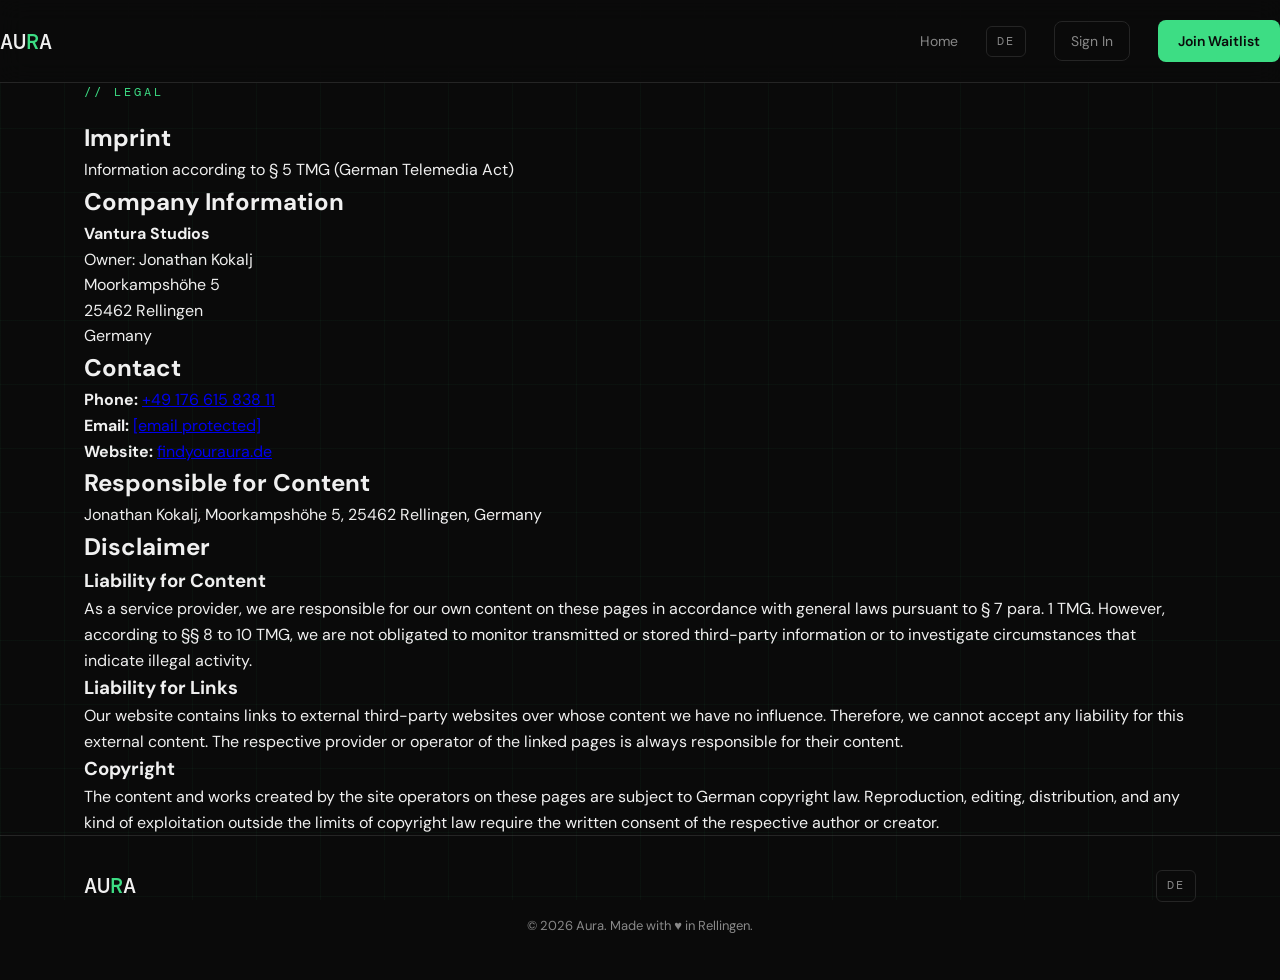
<file: impressum_en.html>
<!DOCTYPE html>
<html lang="en">
<head>
    <meta charset="UTF-8">
    <meta name="viewport" content="width=device-width, initial-scale=1.0">
    <title>Aura – Imprint</title>
    <meta name="description" content="Aura – dein proaktiver KI Agent.">

    <!-- Open Graph -->
    <meta property="og:type" content="website">
    <meta property="og:url" content="https://www.aura-agent.com/impressum_en">
    <meta property="og:title" content="Aura – Imprint">
    <meta property="og:description" content="Aura – dein proaktiver KI Agent.">
    <meta property="og:image" content="https://www.aura-agent.com/assets/og-image.png">
    <meta property="og:locale" content="de_DE">
    <meta name="twitter:card" content="summary_large_image">
    <meta name="twitter:image" content="https://www.aura-agent.com/assets/og-image.png">

    <link rel="icon" type="image/png" href="favicon.png">
    <link href="https://fonts.googleapis.com/css2?family=DM+Sans:wght@400;500;600;700&family=DM+Mono:wght@400;500&display=swap" rel="stylesheet">
    <link rel="stylesheet" href="css/style.css">
</head>
<body>
<header><div class="inner">
        <a href="index_en.html" class="logo">AU<span>R</span>A</a>
        <nav>
            <a href="index_en.html">Home</a>
            <a href="impressum.html" class="lang-switch">DE</a>
            <a href="login_en.html" class="btn-login" id="navLoginBtn">Sign In</a>
            <a href="waitlist_en.html" class="btn-primary">Join Waitlist</a>
        </nav>
    </div></header>
<main>
  <section class="page-hero">
    <div class="container">
      <div class="section-label">// Legal</div>
      <h1>Imprint</h1>
      <p>Information according to § 5 TMG (German Telemedia Act)</p>
    </div>
  </section>
  <section class="legal-content">
    <div class="container">

      <h2>Company Information</h2>
      <div class="legal-box">
        <p><strong>Vantura Studios</strong></p>
        <p>Owner: Jonathan Kokalj</p>
        <p>Moorkampshöhe 5</p>
        <p>25462 Rellingen</p>
        <p>Germany</p>
      </div>

      <h2>Contact</h2>
      <div class="legal-box">
        <p><strong>Phone:</strong> <a href="tel:+4917661583811">+49 176 615 838 11</a></p>
        <p><strong>Email:</strong> <a href="/cdn-cgi/l/email-protection#2a4c43444e53455f584b5f584b044b5a5a6a4d474b434604494547"><span class="__cf_email__" data-cfemail="ed8b8483899482989f8c989f8cc38c9d9dad8a808c8481c38e8280">[email&#160;protected]</span></a></p>
        <p><strong>Website:</strong> <a href="https://findyouraura.de">findyouraura.de</a></p>
      </div>

      <h2>Responsible for Content</h2>
      <p>Jonathan Kokalj, Moorkampshöhe 5, 25462 Rellingen, Germany</p>

      <h2>Disclaimer</h2>
      <h3>Liability for Content</h3>
      <p>As a service provider, we are responsible for our own content on these pages in accordance with general laws pursuant to § 7 para. 1 TMG. However, according to §§ 8 to 10 TMG, we are not obligated to monitor transmitted or stored third-party information or to investigate circumstances that indicate illegal activity.</p>
      <h3>Liability for Links</h3>
      <p>Our website contains links to external third-party websites over whose content we have no influence. Therefore, we cannot accept any liability for this external content. The respective provider or operator of the linked pages is always responsible for their content.</p>
      <h3>Copyright</h3>
      <p>The content and works created by the site operators on these pages are subject to German copyright law. Reproduction, editing, distribution, and any kind of exploitation outside the limits of copyright law require the written consent of the respective author or creator.</p>

    </div>
  </section>
</main>
<footer><div class="container"><div class="footer-inner">
        <div class="footer-top">
            <a href="index_en.html" class="logo">AU<span>R</span>A</a>
            <a href="impressum.html" class="lang-switch">DE</a>
        </div>
        <p>© 2026 Aura. Made with ♥ in Rellingen.</p>
        <div class="footer-links">
            <a href="impressum_en.html" class="footer
</file>
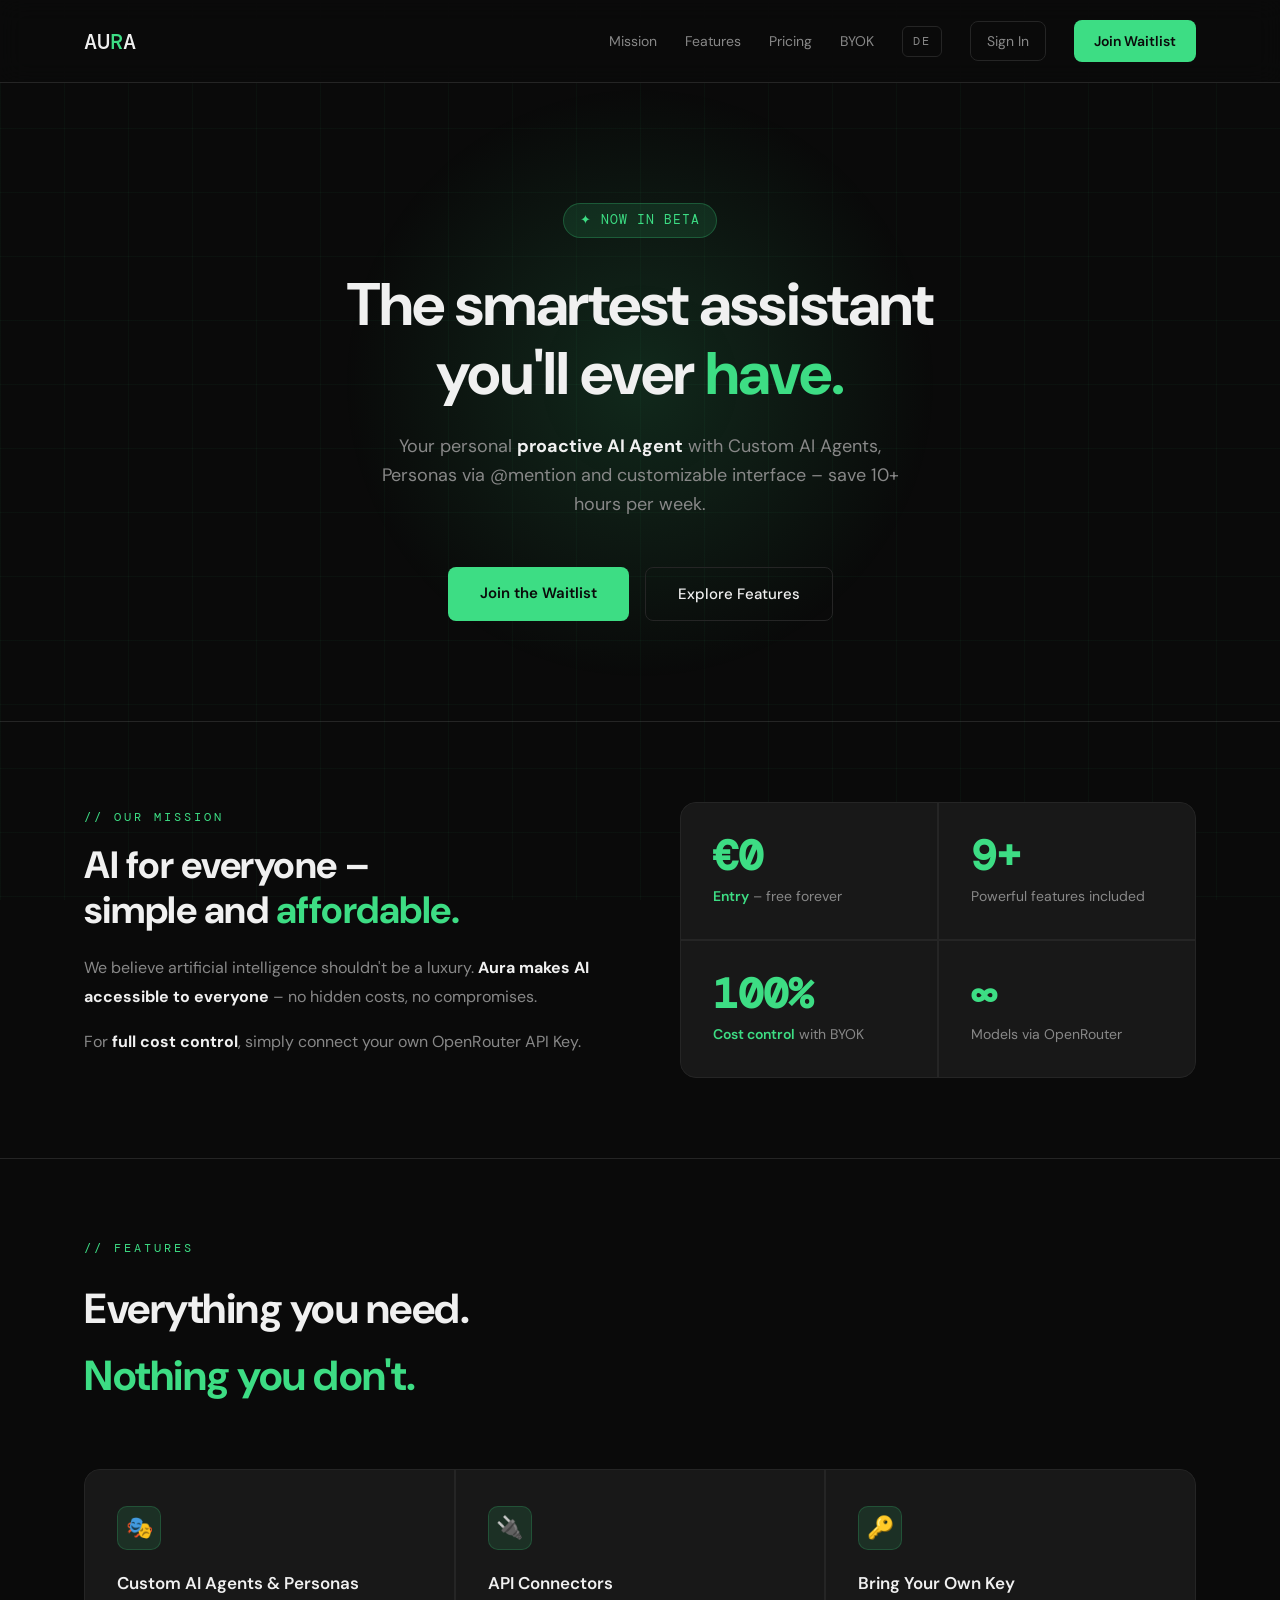
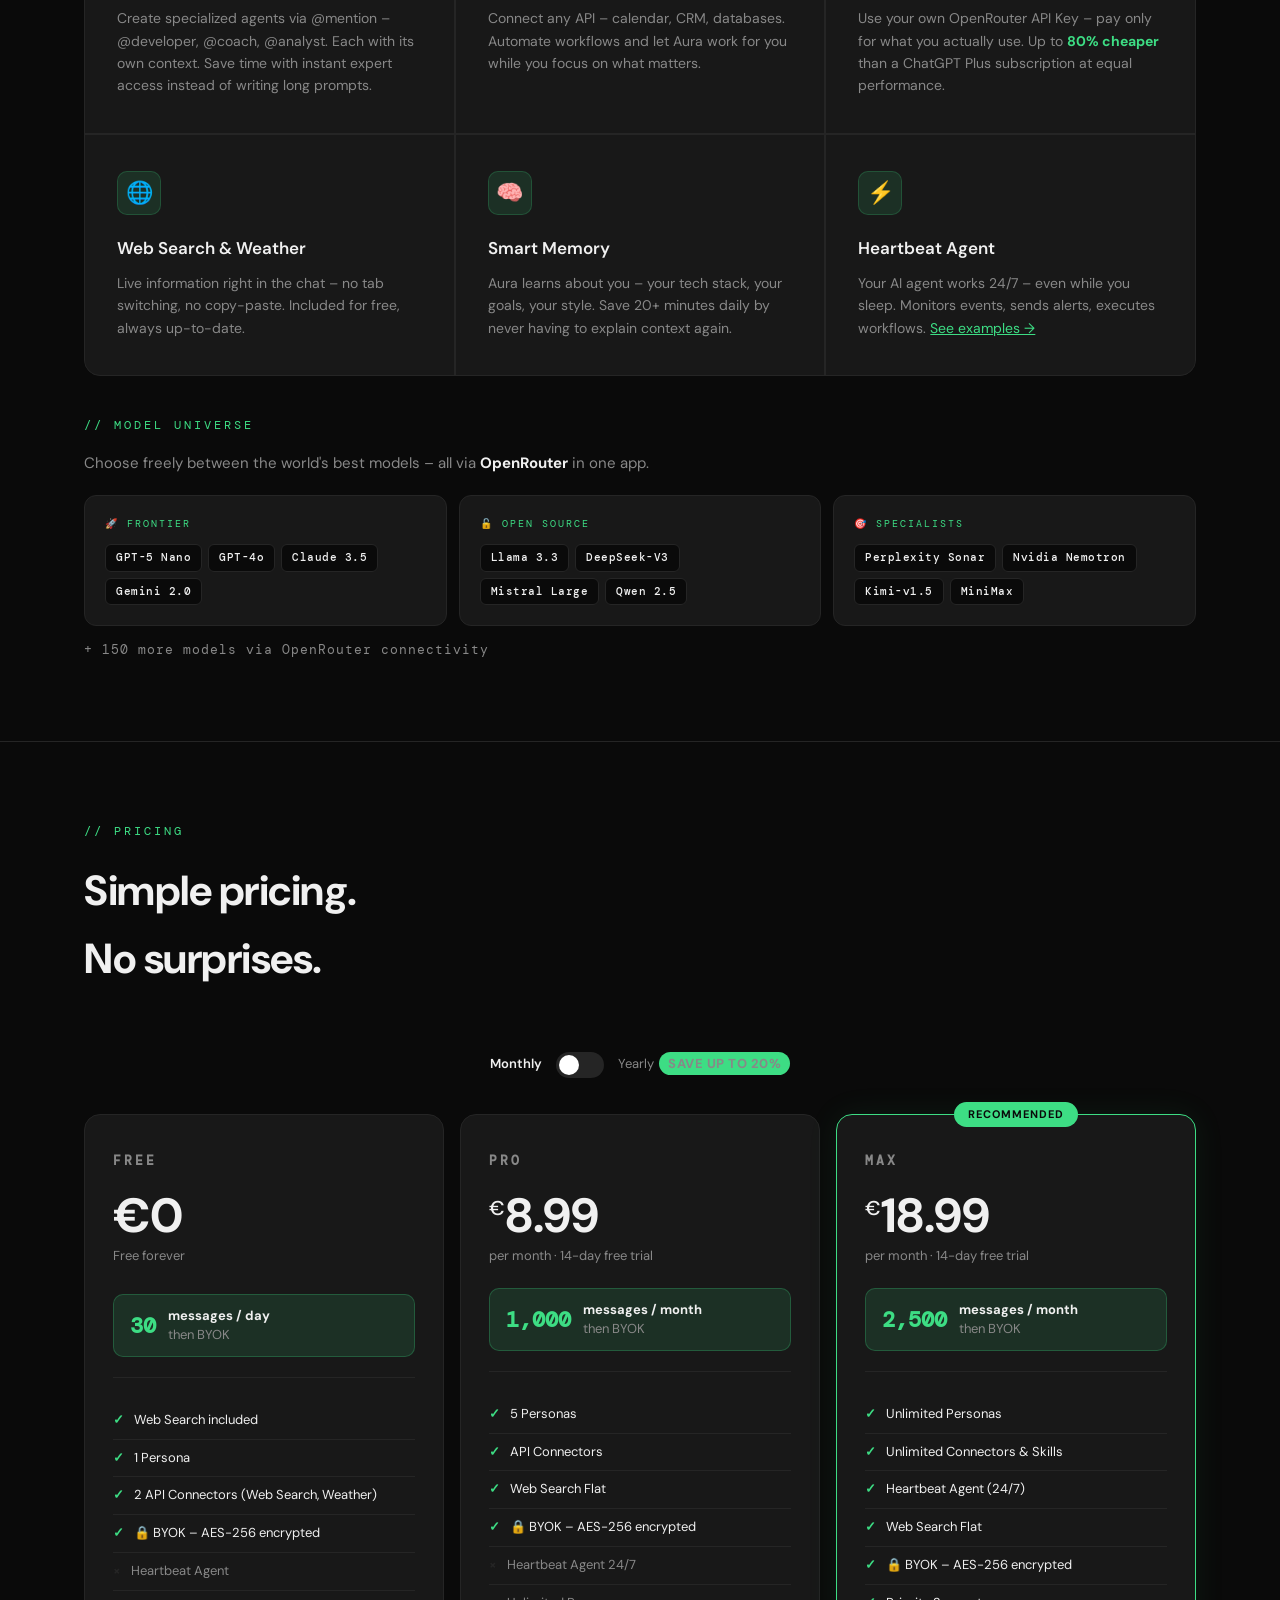
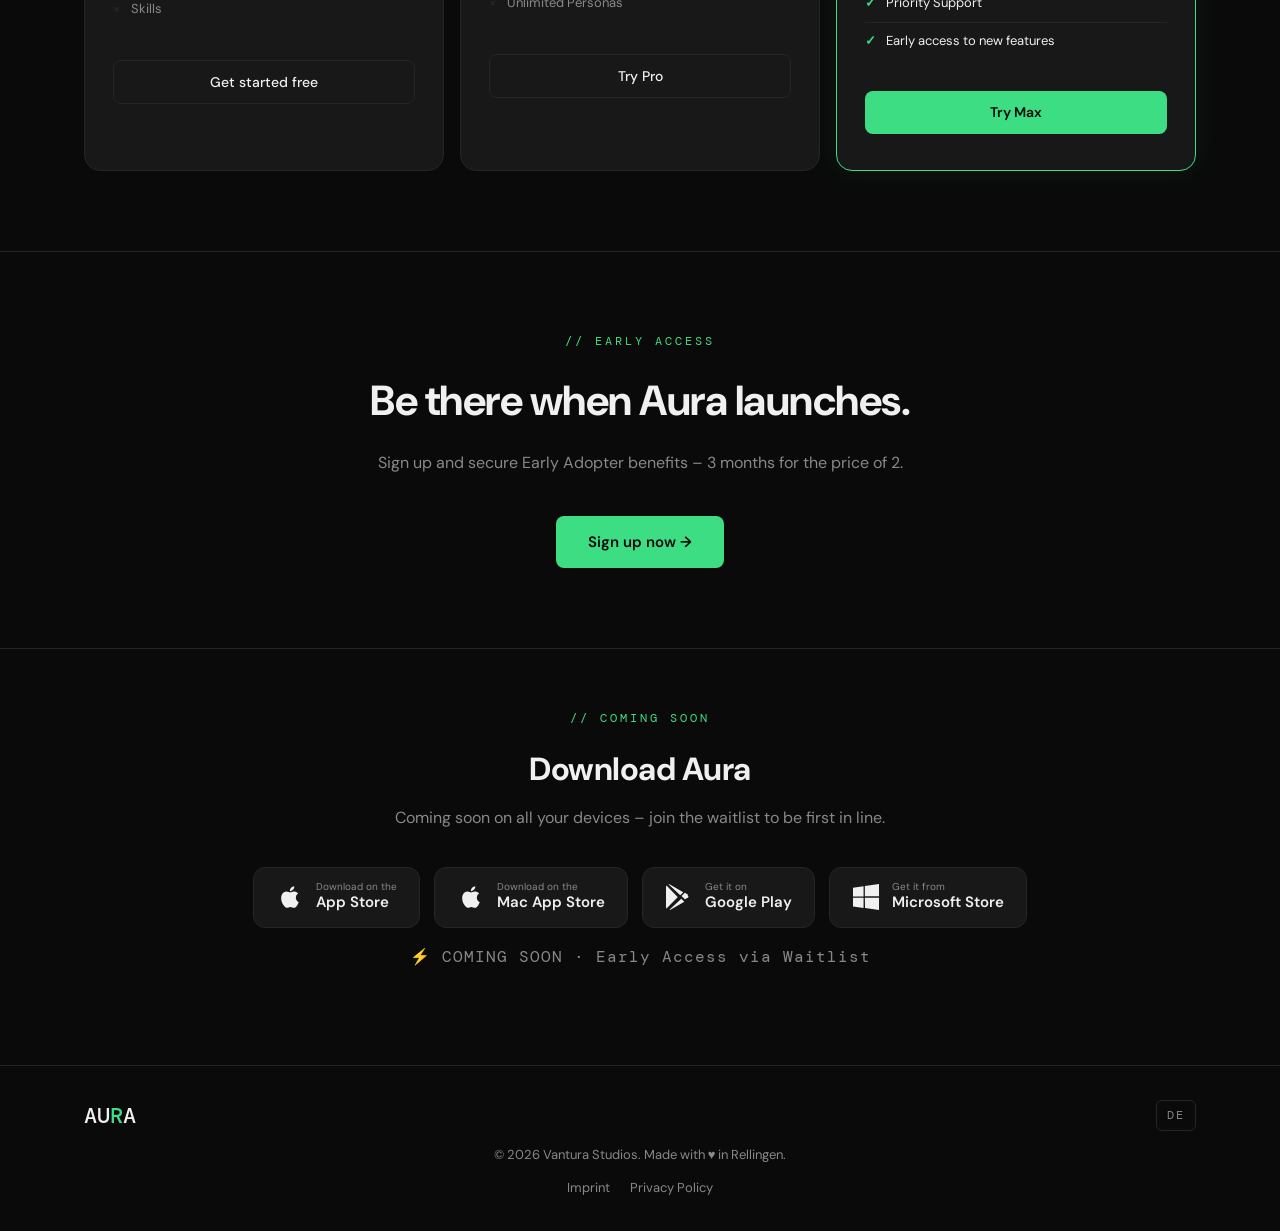
<file: index_en.html>
<!DOCTYPE html>
<html lang="de">
<head>
    <meta charset="UTF-8">
    <meta name="viewport" content="width=device-width, initial-scale=1.0">
    <title>Aura – Proactive AI Agent with Custom AI Agents & Customizable Interface</title>
    <meta name="description" content="Aura – dein proaktiver KI Agent.">

    <!-- Open Graph -->
    <meta property="og:type" content="website">
    <meta property="og:url" content="https://www.aura-agent.com/index_en">
    <meta property="og:title" content="Aura – Proactive AI Agent with Custom AI Agents & Customizable Interface">
    <meta property="og:description" content="Aura – dein proaktiver KI Agent.">
    <meta property="og:image" content="https://www.aura-agent.com/assets/og-image.png">
    <meta property="og:locale" content="de_DE">
    <meta name="twitter:card" content="summary_large_image">
    <meta name="twitter:image" content="https://www.aura-agent.com/assets/og-image.png">

    <meta name="description" content="Aura is your personal proactive AI agent: Custom AI Agents, Personas via @mention, customizable interface for Claude, GPT-4 & Llama. Save 10+ hours per week.">
    <link rel="icon" type="image/png" href="favicon.png">
    <link href="https://fonts.googleapis.com/css2?family=DM+Sans:wght@400;500;600;700&family=DM+Mono:wght@400;500&display=swap" rel="stylesheet">
    <link rel="stylesheet" href="css/style.css">
</head>
<body>
<header><div class="container"><div class="inner">
        <a href="index_en.html" class="logo">AU<span>R</span>A</a>
        <nav>
            <a href="index_en.html#mission">Mission</a>
            <a href="features_en.html">Features</a>
            <a href="index_en.html#pricing">Pricing</a>
            <a href="byok_en.html">BYOK</a>
            <a href="index.html" class="lang-switch">DE</a>
            <a href="login_en.html" class="btn-login" id="navLoginBtn">Sign In</a>
            <a href="waitlist_en.html" class="btn-primary">Join Waitlist</a>
        </nav>
        <button class="hamburger" id="hamburger" aria-label="Menu">
            <span></span><span></span><span></span>
        </button>
    </div></div></header>
    <div class="mobile-menu" id="mobileMenu">
        <a href="index_en.html#mission">Mission</a>
        <a href="features_en.html">Features</a>
        <a href="index_en.html#pricing">Pricing</a>
        <a href="byok_en.html">BYOK</a>
        <a href="login_en.html">Sign In</a>
        <a href="index.html" class="lang-switch">DE</a>
        <a href="waitlist_en.html" class="btn-primary">Join Waitlist</a>
    </div>
<main>
  <section class="hero"><div class="container">
    <div class="hero-badge">✦ NOW IN BETA</div>
    <h1>The smartest assistant<br>you'll ever <span>have.</span></h1>
    <p>Your personal <strong style="color:var(--text-primary);">proactive AI Agent</strong> with Custom AI Agents, Personas via @mention and customizable interface – save 10+ hours per week.</p>
    <div class="hero-buttons"><a href="waitlist_en.html" class="btn-primary">Join the Waitlist</a><a href="#features" class="btn-secondary">Explore Features</a></div>
  </div></section>

  <section id="mission" class="mission"><div class="container"><div class="mission-inner">
    <div class="mission-text">
      <div class="section-label">// Our Mission</div>
      <h2>AI for everyone –<br>simple and <span style="color:var(--green);">affordable.</span></h2>
      <p>We believe artificial intelligence shouldn't be a luxury. <strong>Aura makes AI accessible to everyone</strong> – no hidden costs, no compromises.</p>
      <p>For <strong>full cost control</strong>, simply connect your own OpenRouter API Key.</p>
    </div>
    <div class="mission-stats">
      <div class="stat"><div class="stat-value">€0</div><div class="stat-label"><strong>Entry</strong> – free forever</div></div>
      <div class="stat"><div class="stat-value">9+</div><div class="stat-label">Powerful features included</div></div>
      <div class="stat"><div class="stat-value">100%</div><div class="stat-label"><strong>Cost control</strong> with BYOK</div></div>
      <div class="stat"><div class="stat-value">∞</div><div class="stat-label">Models via OpenRouter</div></div>
    </div>
  </div></div></section>
  <section id="features" class="section"><div class="container">
    <div class="section-label">// Features</div>
    <h2>Everything you need.<br><span style="color:var(--green);">Nothing you don't.</span></h2>
    <div class="features-grid">
      <div class="feature-card"><div class="feature-icon">🎭</div><h3>Custom AI Agents & Personas</h3><p>Create specialized agents via @mention – @developer, @coach, @analyst. Each with its own context. Save time with instant expert access instead of writing long prompts.</p></div>
      <div class="feature-card"><div class="feature-icon">🔌</div><h3>API Connectors</h3><p>Connect any API – calendar, CRM, databases. Automate workflows and let Aura work for you while you focus on what matters.</p></div>
      <div class="feature-card"><div class="feature-icon">🔑</div><h3>Bring Your Own Key</h3><p>Use your own OpenRouter API Key – pay only for what you actually use. Up to <strong style="color:var(--green);">80% cheaper</strong> than a ChatGPT Plus subscription at equal performance.</p></div>
      <div class="feature-card"><div class="feature-icon">🌐</div><h3>Web Search & Weather</h3><p>Live information right in the chat – no tab switching, no copy-paste. Included for free, always up-to-date.</p></div>
      <div class="feature-card"><div class="feature-icon">🧠</div><h3>Smart Memory</h3><p>Aura learns about you – your tech stack, your goals, your style. Save 20+ minutes daily by never having to explain context again.</p></div>
      <div class="feature-card"><div class="feature-icon">⚡</div><h3>Heartbeat Agent</h3><p>Your AI agent works 24/7 – even while you sleep. Monitors events, sends alerts, executes workflows. <a href="features_en.html#heartbeat" style="color:var(--green);">See examples →</a></p></div>
    </div>
        <!-- ── Model Universe ── -->
    <div class="model-universe">
      <div class="section-label">// Model Universe</div>
      <p style="font-size:15px;color:var(--text-secondary);margin-bottom:16px;">Choose freely between the world's best models – all via <strong style="color:var(--text-primary);">OpenRouter</strong> in one app.</p>
      <div class="model-universe-grid">
        <div class="model-category">
          <div class="model-category-label">🚀 Frontier</div>
          <div class="model-tags">
            <span class="model-tag">GPT-5 Nano</span><span class="model-tag">GPT-4o</span><span class="model-tag">Claude 3.5</span><span class="model-tag">Gemini 2.0</span>
          </div>
        </div>
        <div class="model-category">
          <div class="model-category-label">🔓 Open Source</div>
          <div class="model-tags">
            <span class="model-tag">Llama 3.3</span><span class="model-tag">DeepSeek-V3</span><span class="model-tag">Mistral Large</span><span class="model-tag">Qwen 2.5</span>
          </div>
        </div>
        <div class="model-category">
          <div class="model-category-label">🎯 Specialists</div>
          <div class="model-tags">
            <span class="model-tag">Perplexity Sonar</span><span class="model-tag">Nvidia Nemotron</span><span class="model-tag">Kimi-v1.5</span><span class="model-tag">MiniMax</span>
          </div>
        </div>
      </div>
      <p class="model-universe-footer">+ 150 more models via OpenRouter connectivity</p>
    </div>
  </div></section>
  <section id="pricing" class="section"><div class="container">
    <div class="section-label">// Pricing</div>
    <h2>Simple pricing.<br>No surprises.</h2>
    <div class="billing-toggle-wrap">
        <span id="lblMonthly" class="active">Monthly</span>
        <div class="toggle-pill" id="billingToggle"></div>
        <span id="lblYearly">Yearly <span class="toggle-save-badge">SAVE UP TO 20%</span></span>
      </div>
    <div class="fomo-bar">
      <div class="fomo-bar-left"><div class="fomo-dot"></div><span style="color:var(--text-secondary);"><strong style="color:var(--text-primary);">Early Access</strong> ends in</span><div class="fomo-timer"><div class="fomo-unit"><span class="fomo-val" id="fomoD">--</span><span class="fomo-lab">DAYS</span></div><span class="fomo-sep">:</span><div class="fomo-unit"><span class="fomo-val" id="fomoH">--</span><span class="fomo-lab">HRS</span></div><span class="fomo-sep">:</span><div class="fomo-unit"><span class="fomo-val" id="fomoM">--</span><span class="fomo-lab">MIN</span></div><span class="fomo-sep">:</span><div class="fomo-unit"><span class="fomo-val" id="fomoS">--</span><span class="fomo-lab">SEC</span></div></div></div>
      <div class="seats-badge">🔥 ONLY 47 SPOTS LEFT</div>
    </div>
        <div class="pricing-grid">
      <div class="pricing-card">
        <h3>Free</h3>
        <div class="price">€<span>0</span></div>
        <div class="price-period">Free forever</div>
        <div class="msg-highlight">
          <div class="msg-highlight-val">30</div>
          <div class="msg-highlight-label"><strong>messages / day</strong><br>then BYOK</div>
        </div>
        <div class="pricing-divider"></div>
        <ul class="feature-list">
          <li class="included">Web Search included</li>
          <li class="included">1 Persona</li>
          <li class="included">2 API Connectors (Web Search, Weather)</li>
          <li class="included">🔒 BYOK – AES-256 encrypted</li>
          <li class="excluded">Heartbeat Agent</li>
          <li class="excluded">Skills</li>
        </ul>
        <a href="waitlist_en.html" class="btn-secondary" style="display:block;text-align:center;">Get started free</a>
      </div>
      <div class="pricing-card">
        <h3>Pro</h3>
        <div class="price"><sup>€</sup><span id="priceProVal">8.99</span></div>
        <div class="price-period" id="periodPro">per month · 14-day free trial</div>
        <div style="margin-top:-6px;margin-bottom:10px;"><div id="totalPro" style="display:none;font-size:12px;color:var(--text-secondary);margin-top:4px;">= €108 billed per year</div><span id="badgePro" class="toggle-save-badge" style="display:none;font-size:11px;">15% OFF</span></div>
        <div class="msg-highlight">
          <div class="msg-highlight-val">1,000</div>
          <div class="msg-highlight-label"><strong>messages / month</strong><br>then BYOK</div>
        </div>
        <div class="pricing-divider"></div>
        <ul class="feature-list">
          <li class="included">5 Personas</li>
          <li class="included">API Connectors</li>
          <li class="included">Web Search Flat</li>
          <li class="included">🔒 BYOK – AES-256 encrypted</li>
          <li class="excluded">Heartbeat Agent 24/7</li>
          <li class="excluded">Unlimited Personas</li>
        </ul>
        <a href="waitlist_en.html" class="btn-secondary" style="display:block;text-align:center;">Try Pro</a>
      </div>
      <div class="pricing-card featured">
        <div class="featured-badge">RECOMMENDED</div>
        <h3>Max</h3>
        <div class="price"><sup>€</sup><span id="priceMaxVal">18.99</span></div>
        <div class="price-period" id="periodMax">per month · 14-day free trial</div>
        <div style="margin-top:-6px;margin-bottom:10px;"><div id="totalMax" style="display:none;font-size:12px;color:var(--text-secondary);margin-top:4px;">= €227 billed per year</div><span id="badgeMax" class="toggle-save-badge" style="display:none;font-size:11px;">20% OFF</span></div>
        <div class="msg-highlight">
          <div class="msg-highlight-val">2,500</div>
          <div class="msg-highlight-label"><strong>messages / month</strong><br>then BYOK</div>
        </div>
        <div class="pricing-divider"></div>
        <ul class="feature-list">
          <li class="included">Unlimited Personas</li>
          <li class="included">Unlimited Connectors & Skills</li>
          <li class="included">Heartbeat Agent (24/7)</li>
          <li class="included">Web Search Flat</li>
          <li class="included">🔒 BYOK – AES-256 encrypted</li>
          <li class="included">Priority Support</li>
          <li class="included">Early access to new features</li>
        </ul>
        <a href="waitlist_en.html" class="btn-primary" style="display:block;text-align:center;">Try Max</a>
      </div>
    </div></section>
  <section class="cta-section"><div class="container">
    <div class="section-label">// Early Access</div>
    <h2>Be there when Aura launches.</h2>
    <p>Sign up and secure Early Adopter benefits – 3 months for the price of 2.</p>
    <a href="waitlist_en.html" class="btn-primary" style="padding:14px 32px;font-size:15px;">Sign up now →</a>
  </div></section>

  <!-- ── DOWNLOAD SECTION ── -->
  <section id="download" class="download-section"><div class="container">
    <div class="section-label">// Coming Soon</div>
    <h2>Download Aura</h2>
    <p>Coming soon on all your devices – join the waitlist to be first in line.</p>
    <div class="store-buttons">
      <a href="#" class="store-btn" onclick="return false;" title="Coming soon">
        <div class="store-btn-icon"><svg viewBox="0 0 24 24" fill="currentColor"><path d="M18.71 19.5c-.83 1.24-1.71 2.45-3.05 2.47-1.34.03-1.77-.79-3.29-.79-1.53 0-2 .77-3.27.82-1.31.05-2.3-1.32-3.14-2.53C4.25 17 2.94 12.45 4.7 9.39c.87-1.52 2.43-2.48 4.12-2.51 1.28-.02 2.5.87 3.29.87.78 0 2.26-1.07 3.8-.91.65.03 2.47.26 3.64 1.98-.09.06-2.17 1.28-2.15 3.81.03 3.02 2.65 4.03 2.68 4.04-.03.07-.42 1.44-1.38 2.83M13 3.5c.73-.83 1.94-1.46 2.94-1.5.13 1.17-.34 2.35-1.04 3.19-.69.85-1.83 1.51-2.95 1.42-.15-1.15.41-2.35 1.05-3.11z"/></svg></div>
        <div class="store-btn-text"><span class="store-btn-sub">Download on the</span><span class="store-btn-name">App Store</span></div>
      </a>
      <a href="#" class="store-btn" onclick="return false;" title="Coming soon">
        <div class="store-btn-icon"><svg viewBox="0 0 24 24" fill="currentColor"><path d="M18.71 19.5c-.83 1.24-1.71 2.45-3.05 2.47-1.34.03-1.77-.79-3.29-.79-1.53 0-2 .77-3.27.82-1.31.05-2.3-1.32-3.14-2.53C4.25 17 2.94 12.45 4.7 9.39c.87-1.52 2.43-2.48 4.12-2.51 1.28-.02 2.5.87 3.29.87.78 0 2.26-1.07 3.8-.91.65.03 2.47.26 3.64 1.98-.09.06-2.17 1.28-2.15 3.81.03 3.02 2.65 4.03 2.68 4.04-.03.07-.42 1.44-1.38 2.83M13 3.5c.73-.83 1.94-1.46 2.94-1.5.13 1.17-.34 2.35-1.04 3.19-.69.85-1.83 1.51-2.95 1.42-.15-1.15.41-2.35 1.05-3.11z"/></svg></div>
        <div class="store-btn-text"><span class="store-btn-sub">Download on the</span><span class="store-btn-name">Mac App Store</span></div>
      </a>
      <a href="#" class="store-btn" onclick="return false;" title="Coming soon">
        <div class="store-btn-icon"><svg viewBox="0 0 24 24" fill="currentColor"><path d="M3.18 23.76c.3.17.65.19.96.07l12.75-7.37-2.74-2.76-10.97 10.06zM.42 1.5C.16 1.83 0 2.28 0 2.86v18.28c0 .58.16 1.03.43 1.36l.07.07 10.23-10.23v-.24L.49 1.43l-.07.07zM20.13 9.65l-2.74-1.58-3.05 3.06 3.05 3.06 2.76-1.6c.79-.45.79-1.49-.02-1.94zM3.18.24L15.93 7.6l-2.74 2.76L2.22.3C2.53.18 2.88.2 3.18.37v-.13z"/></svg></div>
        <div class="store-btn-text"><span class="store-btn-sub">Get it on</span><span class="store-btn-name">Google Play</span></div>
      </a>
      <a href="#" class="store-btn" onclick="return false;" title="Coming soon">
        <div class="store-btn-icon"><svg viewBox="0 0 24 24" fill="currentColor"><path d="M0 3.449L9.75 2.1v9.451H0m10.949-9.602L24 0v11.4H10.949M0 12.6h9.75v9.451L0 20.699M10.949 12.6H24V24l-12.9-1.801"/></svg></div>
        <div class="store-btn-text"><span class="store-btn-sub">Get it from</span><span class="store-btn-name">Microsoft Store</span></div>
      </a>
    </div>
    <p class="store-note">⚡ COMING SOON · Early Access via Waitlist</p>
  </div></section>
</main>
<footer><div class="container"><div class="footer-inner">
        <div class="footer-top">
            <a href="index_en.html" class="logo">AU<span>R</span>A</a>
            <a href="index.html" class="lang-switch">DE</a>
        </div>
        <p>© 2026 <a href="https://website-vantura-studios-v1.vercel.app/" style="color:var(--text-secondary);text-decoration:none;">Vantura Studios</a>. Made with ♥ in Rellingen.</p>
        <div class="footer-links">
            <a href="impressum_en.html" class="footer-link">Imprint</a>
            <a href="privacy.html" class="footer-link">Privacy Policy</a>
        </div>
    </div></div></footer>
<script>
// Countdown to 2026-07-01
(function(){
  var end = new Date('2026-07-01T00:00:00').getTime();
  function pad(n){return String(n).padStart(2,'0');}
  function tick(){
    var now = Date.now(), diff = end - now;
    if(diff <= 0){document.querySelector('.fomo-bar') && (document.querySelector('.fomo-bar').style.display='none');return;}
    var d=Math.floor(diff/86400000), h=Math.floor((diff%86400000)/3600000), m=Math.floor((diff%3600000)/60000), s=Math.floor((diff%60000)/1000);
    var fd=document.getElementById('fomoD'),fh=document.getElementById('fomoH'),fm=document.getElementById('fomoM'),fs=document.getElementById('fomoS');
    if(fd)fd.textContent=pad(d);if(fh)fh.textContent=pad(h);if(fm)fm.textContent=pad(m);if(fs)fs.textContent=pad(s);
  }
  tick(); setInterval(tick,1000);
})();
</script>
<script>
const hbtn = document.getElementById('hamburger');
const hmenu = document.getElementById('mobileMenu');

function openMenu() {
    hbtn.classList.add('open');
    hmenu.classList.add('open');
    document.body.style.overflow = 'hidden';
}
function closeMenu() {
    hbtn.classList.remove('open');
    hmenu.classList.remove('open');
    document.body.style.overflow = '';
}

hbtn.addEventListener('click', () => {
    hmenu.classList.contains('open') ? closeMenu() : openMenu();
});

// Close on any link click
hmenu.querySelectorAll('a').forEach(a => a.addEventListener('click', closeMenu));

// Close on outside click
document.addEventListener('click', (e) => {
    if (hmenu.classList.contains('open') && !hmenu.contains(e.target) && !hbtn.contains(e.target)) {
        closeMenu();
    }
});

// Close on scroll
window.addEventListener('scroll', () => {
    if (hmenu.classList.contains('open')) closeMenu();
}, { passive: true });
</script>

<script>
(function(){
  var pill = document.getElementById('billingToggle');
  if(!pill) return;
  var lblMonthly = document.getElementById('lblMonthly');
  var lblYearly  = document.getElementById('lblYearly');
  // prices [monthly, yearly]
  var prices = { pro: [8.99, 7.49], max: [18.99, 15.83] };
  function fmt(n){ return n.toFixed(2); }
  function update(yearly){
    pill.classList.toggle('yearly', yearly);
    lblMonthly.classList.toggle('active', !yearly);
    lblYearly.classList.toggle('active',  yearly);
    document.getElementById('priceProVal').textContent  = fmt(yearly ? prices.pro[1]  : prices.pro[0]);
    document.getElementById('priceMaxVal').textContent  = fmt(yearly ? prices.max[1]  : prices.max[0]);
    document.getElementById('periodPro').textContent    = yearly ? 'per month, billed annually' : 'per month · 14-day free trial';
    document.getElementById('periodMax').textContent    = yearly ? 'per month, billed annually' : 'per month · 14-day free trial';
    document.getElementById('badgePro').style.display   = yearly ? 'inline' : 'none';
    document.getElementById('totalPro').style.display  = yearly ? 'block'  : 'none';
    document.getElementById('totalMax').style.display  = yearly ? 'block'  : 'none';
    document.getElementById('badgeMax').style.display   = yearly ? 'inline' : 'none';
    if(el) el.textContent = yearly ? 'instead of €155.88 / year (Max)' : 'instead of €180 / year (Max ann.)';
  }
  pill.addEventListener('click', function(){ update(!pill.classList.contains('yearly')); });
  update(false);
})();
</script>

<script>
(function(){
  var user=null;try{user=JSON.parse(localStorage.getItem('aura_user'));}catch(e){}
  var btn=document.getElementById('navLoginBtn');
  if(btn&&user&&user.email){
    var i=user.name?user.name.split(' ').map(function(n){return n[0];}).join('').toUpperCase().slice(0,2):user.email[0].toUpperCase();
    var a=document.createElement('a');
    a.href='profile_en.html';a.className='nav-avatar';a.title=user.name||user.email;a.textContent=i;
    btn.parentNode.replaceChild(a,btn);
  }
})();
</script>

</body>
</html>
</file>
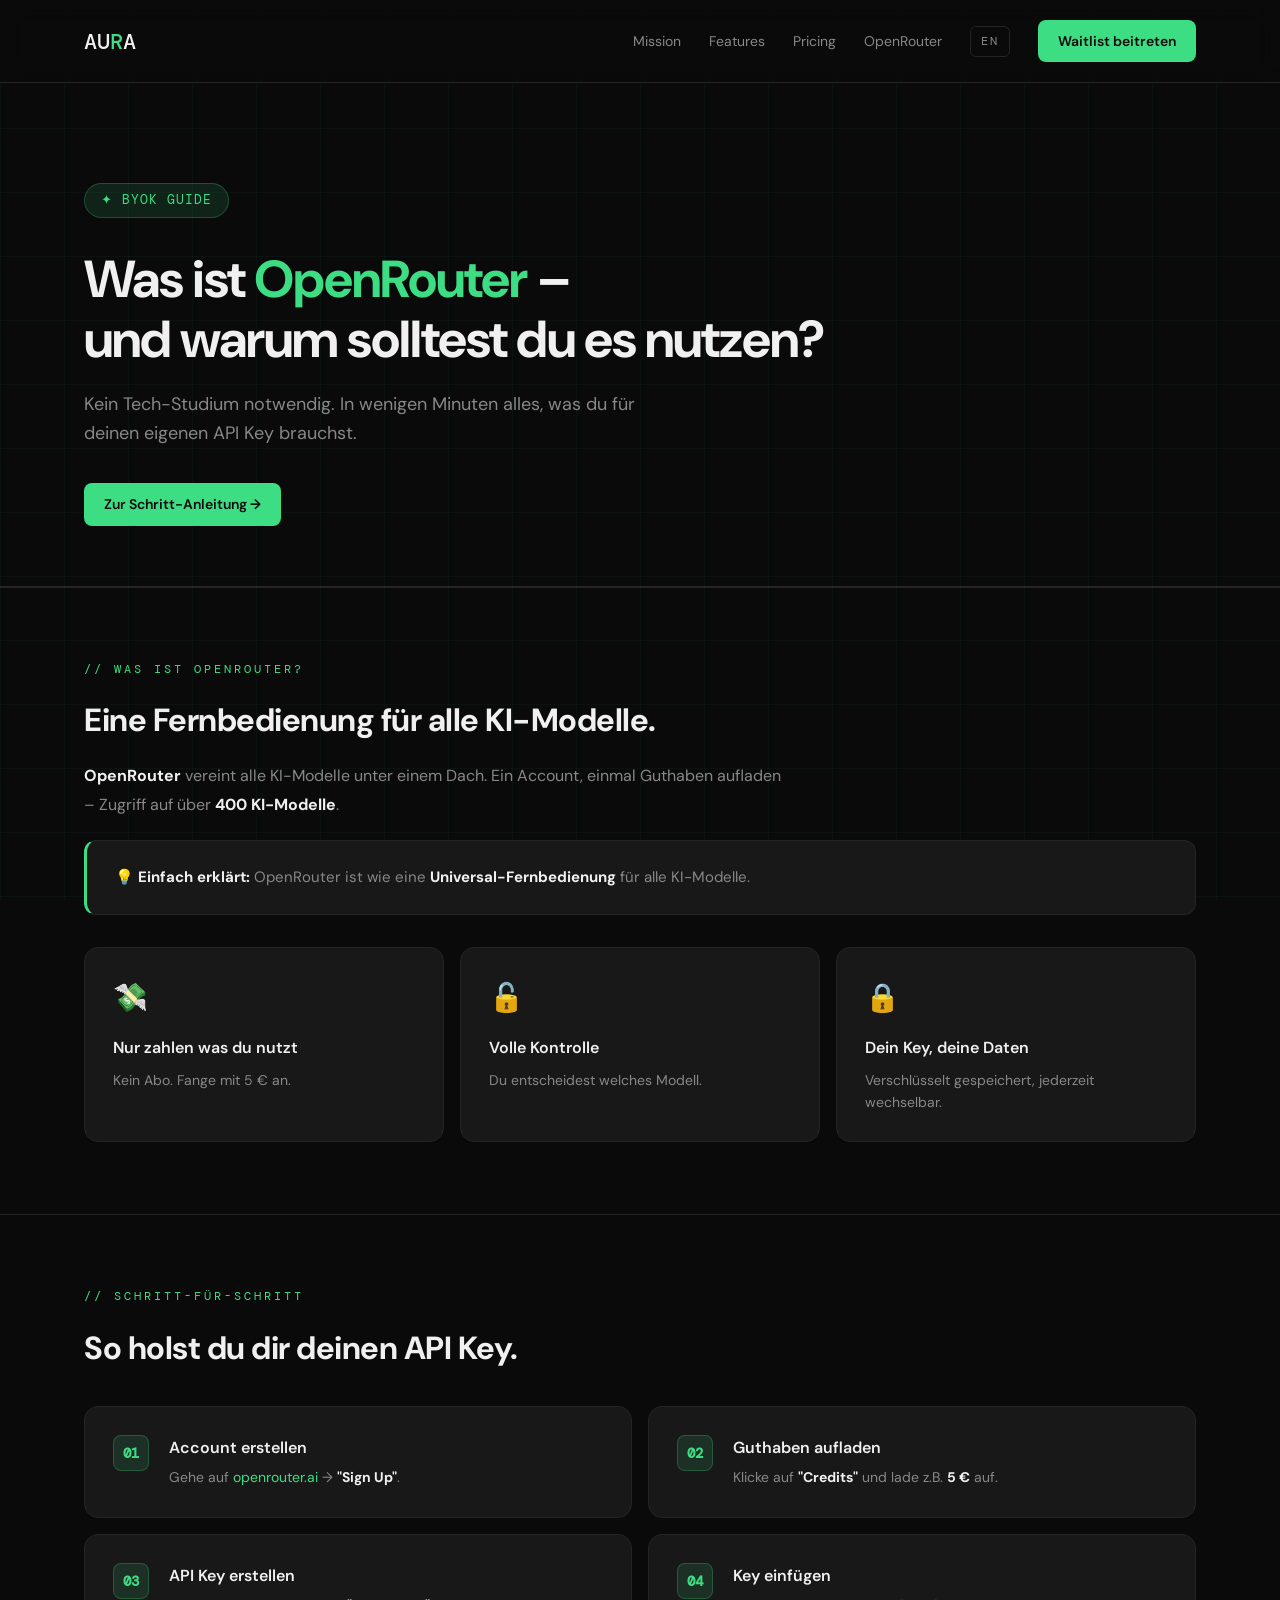
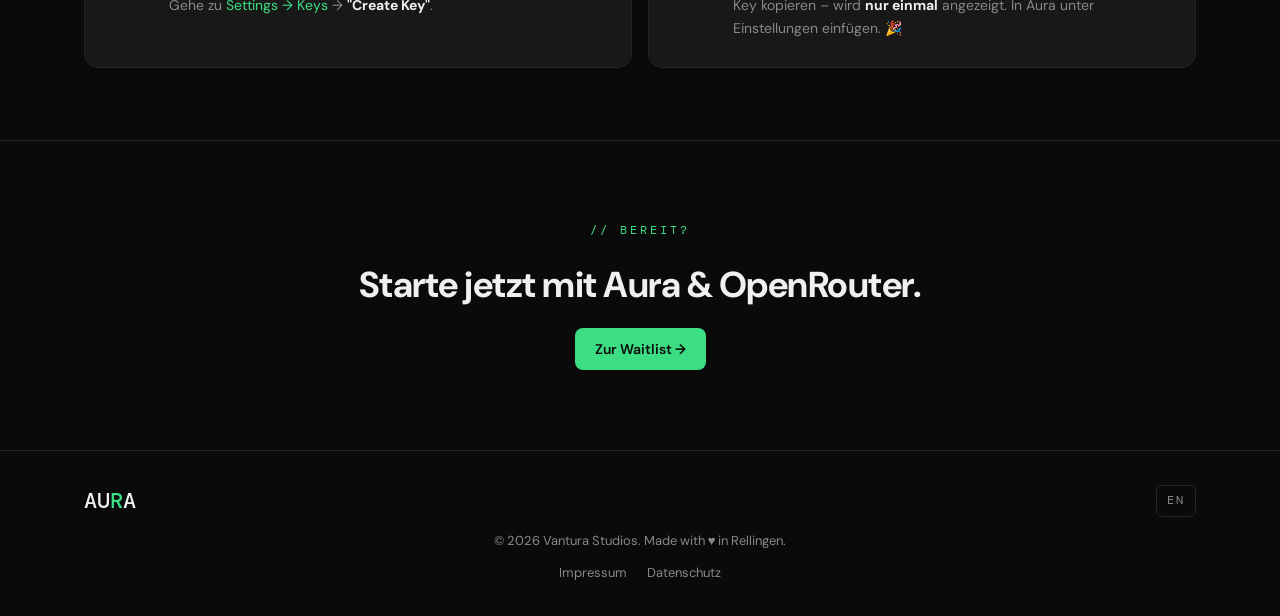
<file: openrouter.html>
<!DOCTYPE html>
<html lang="de">
<head>
    <meta charset="UTF-8">
    <meta name="viewport" content="width=device-width, initial-scale=1.0">
    <title>Aura – OpenRouter erklärt</title>
    <meta name="description" content="OpenRouter erklärt: Zugriff auf 150+ KI-Modelle in einer App. GPT-4, Claude, Llama und mehr.">

    <!-- Open Graph -->
    <meta property="og:type" content="website">
    <meta property="og:url" content="https://www.aura-agent.com/openrouter">
    <meta property="og:title" content="Aura – OpenRouter erklärt">
    <meta property="og:description" content="OpenRouter erklärt: Zugriff auf 150+ KI-Modelle in einer App. GPT-4, Claude, Llama und mehr.">
    <meta property="og:image" content="https://www.aura-agent.com/assets/og-image.png">
    <meta property="og:locale" content="de_DE">
    <meta name="twitter:card" content="summary_large_image">
    <meta name="twitter:image" content="https://www.aura-agent.com/assets/og-image.png">

    <link rel="icon" type="image/png" href="favicon.png">
    <link href="https://fonts.googleapis.com/css2?family=DM+Sans:wght@400;500;600;700&family=DM+Mono:wght@400;500&display=swap" rel="stylesheet">
    <link rel="stylesheet" href="css/style.css">
</head>
<body>
<header><div class="container"><div class="inner">
        <a href="index.html" class="logo">AU<span>R</span>A</a>
        <nav>
            <a href="index.html#mission">Mission</a>
            <a href="features.html">Features</a>
            <a href="index.html#pricing">Pricing</a>
            <a href="openrouter.html">OpenRouter</a>
            <a href="openrouter_en.html" class="lang-switch">EN</a>
            <a href="waitlist.html" class="btn-primary">Waitlist beitreten</a>
        </nav>
        <button class="hamburger" id="hamburger" aria-label="Menu">
            <span></span><span></span><span></span>
        </button>
    </div></div></header>
    <div class="mobile-menu" id="mobileMenu">
        <a href="index.html#mission">Mission</a>
        <a href="features.html">Features</a>
        <a href="index.html#pricing">Pricing</a>
        <a href="openrouter.html">OpenRouter</a>
        <a href="openrouter_en.html" class="lang-switch">EN</a>
        <a href="waitlist.html" class="btn-primary">Waitlist beitreten</a>
    </div>
<main>
  <section class="or-hero"><div class="container">
    <div class="hero-badge">✦ BYOK GUIDE</div>
    <h1>Was ist <span>OpenRouter</span> –<br>und warum solltest du es nutzen?</h1>
    <p>Kein Tech-Studium notwendig. In wenigen Minuten alles, was du für deinen eigenen API Key brauchst.</p>
    <a href="#steps" class="btn-primary">Zur Schritt-Anleitung →</a>
  </div></section>
  <section class="or-section"><div class="container"><div class="section-label">// Was ist OpenRouter?</div><h2>Eine Fernbedienung für alle KI-Modelle.</h2>
    <p><strong>OpenRouter</strong> vereint alle KI-Modelle unter einem Dach. Ein Account, einmal Guthaben aufladen – Zugriff auf über <strong>400 KI-Modelle</strong>.</p>
    <div class="or-analogy">💡 <strong>Einfach erklärt:</strong> OpenRouter ist wie eine <strong>Universal-Fernbedienung</strong> für alle KI-Modelle.</div>
    <div class="info-cards">
      <div class="info-card"><span class="icon">💸</span><h3>Nur zahlen was du nutzt</h3><p>Kein Abo. Fange mit 5 € an.</p></div>
      <div class="info-card"><span class="icon">🔓</span><h3>Volle Kontrolle</h3><p>Du entscheidest welches Modell.</p></div>
      <div class="info-card"><span class="icon">🔒</span><h3>Dein Key, deine Daten</h3><p>Verschlüsselt gespeichert, jederzeit wechselbar.</p></div>
    </div>
  </div></section>
  <section id="steps" class="or-section"><div class="container"><div class="section-label">// Schritt-für-Schritt</div><h2>So holst du dir deinen API Key.</h2>
    <div class="steps-grid">
      <div class="step-card"><div class="step-number">01</div><div class="step-content"><h3>Account erstellen</h3><p>Gehe auf <a href="https://openrouter.ai" target="_blank">openrouter.ai</a> → <strong>"Sign Up"</strong>.</p></div></div>
      <div class="step-card"><div class="step-number">02</div><div class="step-content"><h3>Guthaben aufladen</h3><p>Klicke auf <strong>"Credits"</strong> und lade z.B. <strong>5 €</strong> auf.</p></div></div>
      <div class="step-card"><div class="step-number">03</div><div class="step-content"><h3>API Key erstellen</h3><p>Gehe zu <a href="https://openrouter.ai/settings/keys" target="_blank">Settings → Keys</a> → <strong>"Create Key"</strong>.</p></div></div>
      <div class="step-card"><div class="step-number">04</div><div class="step-content"><h3>Key einfügen</h3><p>Key kopieren – wird <strong>nur einmal</strong> angezeigt. In Aura unter Einstellungen einfügen. 🎉</p></div></div>
    </div>
  </div></section>
  <section class="or-cta"><div class="container"><div class="section-label">// Bereit?</div><h2>Starte jetzt mit Aura & OpenRouter.</h2>
    <a href="waitlist.html" class="btn-primary">Zur Waitlist →</a>
  </div></section>
</main>
<footer><div class="container"><div class="footer-inner">
        <div class="footer-top">
            <a href="index.html" class="logo">AU<span>R</span>A</a>
            <a href="openrouter_en.html" class="lang-switch">EN</a>
        </div>
        <p>© 2026 <a href="https://website-vantura-studios-v1.vercel.app/" style="color:var(--text-secondary);text-decoration:none;">Vantura Studios</a>. Made with ♥ in Rellingen.</p>
        <div class="footer-links">
            <a href="impressum.html" class="footer-link">Impressum</a>
            <a href="datenschutz.html" class="footer-link">Datenschutz</a>
        </div>
    </div></div></footer>
<script>
const hbtn = document.getElementById('hamburger');
const hmenu = document.getElementById('mobileMenu');

function openMenu() {
    hbtn.classList.add('open');
    hmenu.classList.add('open');
    document.body.style.overflow = 'hidden';
}
function closeMenu() {
    hbtn.classList.remove('open');
    hmenu.classList.remove('open');
    document.body.style.overflow = '';
}

hbtn.addEventListener('click', () => {
    hmenu.classList.contains('open') ? closeMenu() : openMenu();
});

// Close on any link click
hmenu.querySelectorAll('a').forEach(a => a.addEventListener('click', closeMenu));

// Close on outside click
document.addEventListener('click', (e) => {
    if (hmenu.classList.contains('open') && !hmenu.contains(e.target) && !hbtn.contains(e.target)) {
        closeMenu();
    }
});

// Close on scroll
window.addEventListener('scroll', () => {
    if (hmenu.classList.contains('open')) closeMenu();
}, { passive: true });
</script>
</body>
</html>
</file>
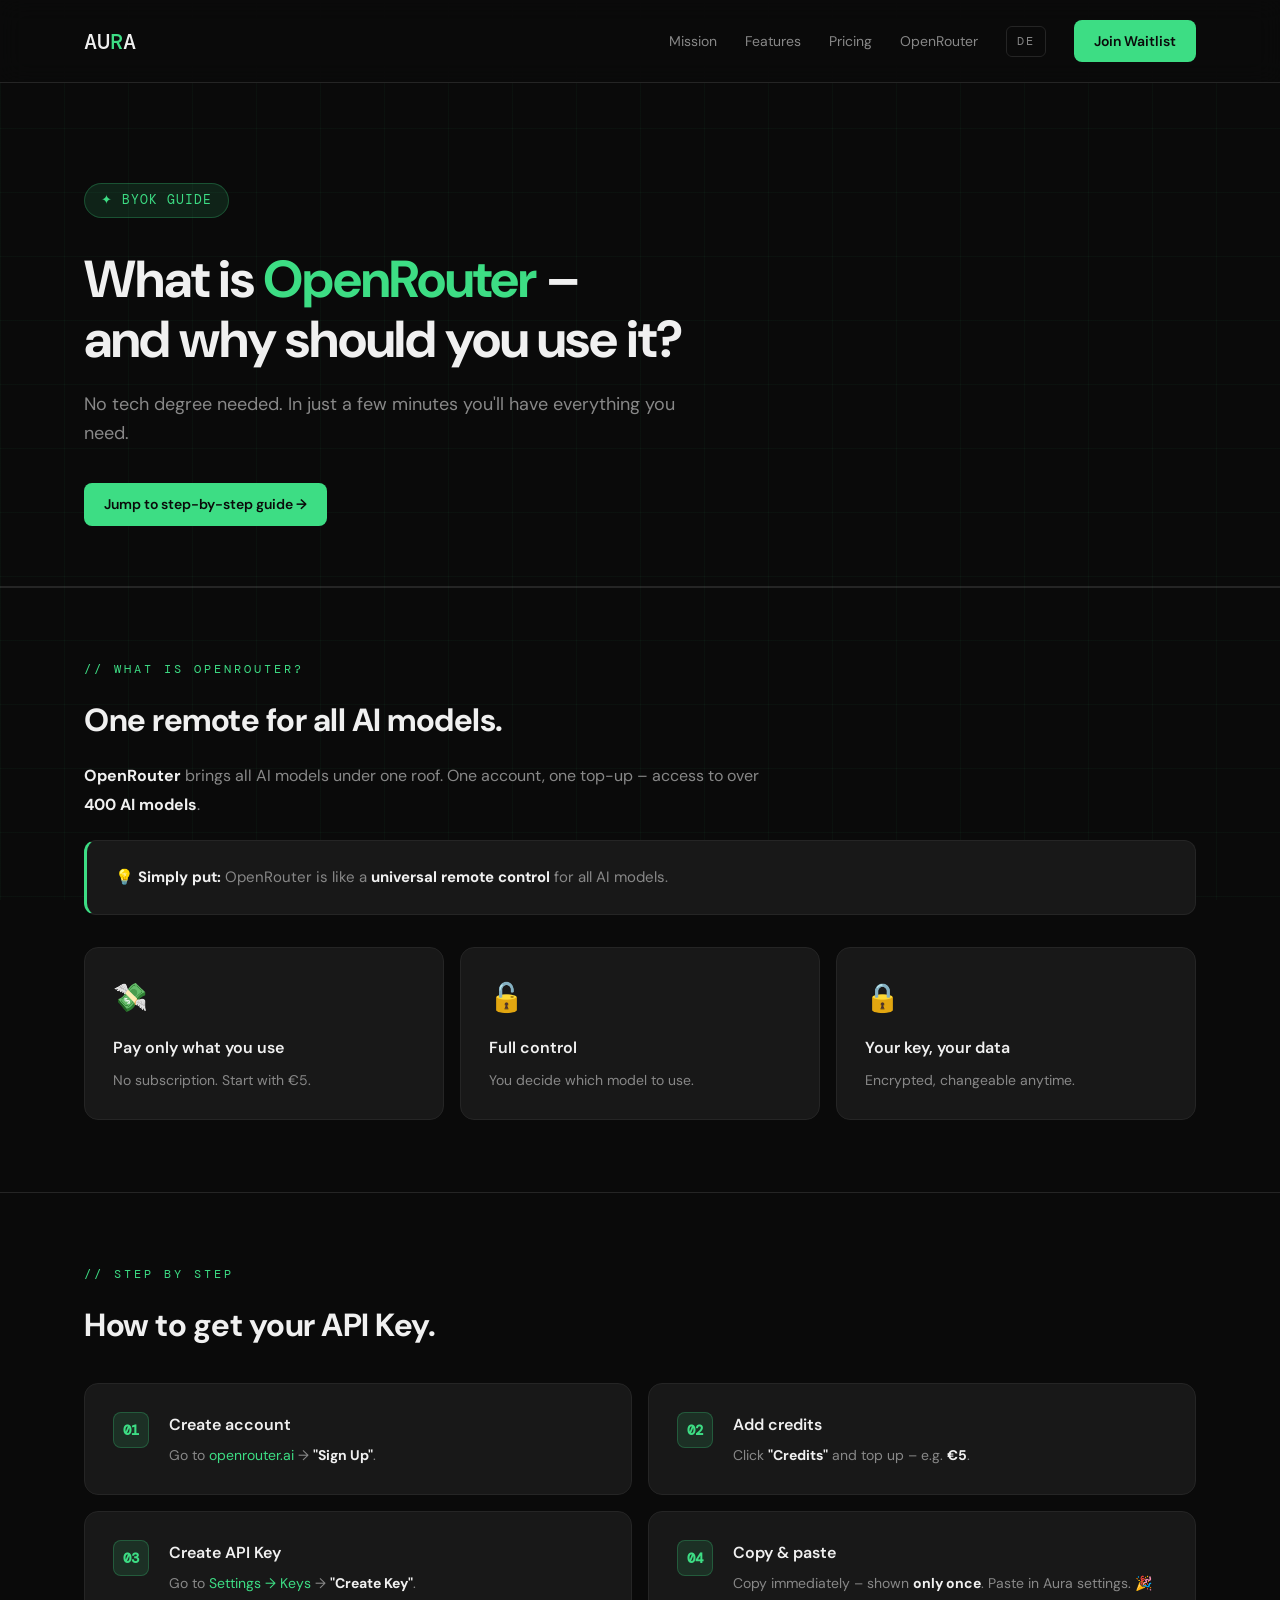
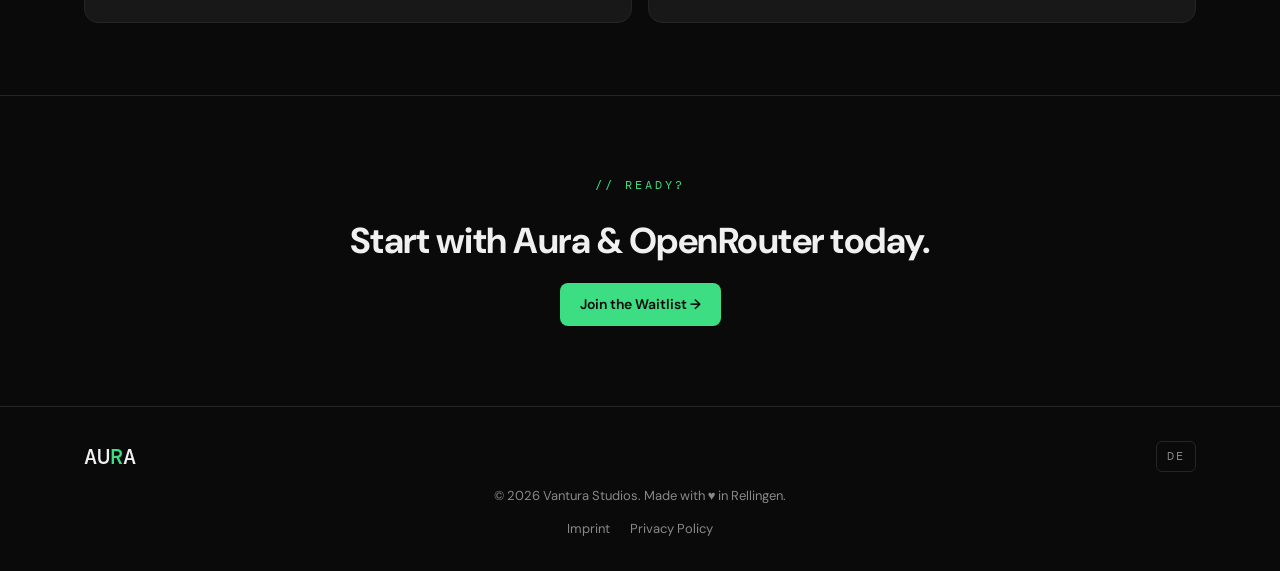
<file: openrouter_en.html>
<!DOCTYPE html>
<html lang="de">
<head>
    <meta charset="UTF-8">
    <meta name="viewport" content="width=device-width, initial-scale=1.0">
    <title>Aura – OpenRouter explained</title>
    <meta name="description" content="Aura – dein proaktiver KI Agent.">

    <!-- Open Graph -->
    <meta property="og:type" content="website">
    <meta property="og:url" content="https://www.aura-agent.com/openrouter_en">
    <meta property="og:title" content="Aura – OpenRouter explained">
    <meta property="og:description" content="Aura – dein proaktiver KI Agent.">
    <meta property="og:image" content="https://www.aura-agent.com/assets/og-image.png">
    <meta property="og:locale" content="de_DE">
    <meta name="twitter:card" content="summary_large_image">
    <meta name="twitter:image" content="https://www.aura-agent.com/assets/og-image.png">

    <link rel="icon" type="image/png" href="favicon.png">
    <link href="https://fonts.googleapis.com/css2?family=DM+Sans:wght@400;500;600;700&family=DM+Mono:wght@400;500&display=swap" rel="stylesheet">
    <link rel="stylesheet" href="css/style.css">
</head>
<body>
<header><div class="container"><div class="inner">
        <a href="index_en.html" class="logo">AU<span>R</span>A</a>
        <nav>
            <a href="index_en.html#mission">Mission</a>
            <a href="features_en.html">Features</a>
            <a href="index_en.html#pricing">Pricing</a>
            <a href="openrouter_en.html">OpenRouter</a>
            <a href="openrouter.html" class="lang-switch">DE</a>
            <a href="waitlist_en.html" class="btn-primary">Join Waitlist</a>
        </nav>
        <button class="hamburger" id="hamburger" aria-label="Menu">
            <span></span><span></span><span></span>
        </button>
    </div></div></header>
    <div class="mobile-menu" id="mobileMenu">
        <a href="index_en.html#mission">Mission</a>
        <a href="features_en.html">Features</a>
        <a href="index_en.html#pricing">Pricing</a>
        <a href="openrouter_en.html">OpenRouter</a>
        <a href="openrouter.html" class="lang-switch">DE</a>
        <a href="waitlist_en.html" class="btn-primary">Join Waitlist</a>
    </div>
<main>
  <section class="or-hero"><div class="container">
    <div class="hero-badge">✦ BYOK GUIDE</div>
    <h1>What is <span>OpenRouter</span> –<br>and why should you use it?</h1>
    <p>No tech degree needed. In just a few minutes you'll have everything you need.</p>
    <a href="#steps" class="btn-primary">Jump to step-by-step guide →</a>
  </div></section>
  <section class="or-section"><div class="container"><div class="section-label">// What is OpenRouter?</div><h2>One remote for all AI models.</h2>
    <p><strong>OpenRouter</strong> brings all AI models under one roof. One account, one top-up – access to over <strong>400 AI models</strong>.</p>
    <div class="or-analogy">💡 <strong>Simply put:</strong> OpenRouter is like a <strong>universal remote control</strong> for all AI models.</div>
    <div class="info-cards">
      <div class="info-card"><span class="icon">💸</span><h3>Pay only what you use</h3><p>No subscription. Start with €5.</p></div>
      <div class="info-card"><span class="icon">🔓</span><h3>Full control</h3><p>You decide which model to use.</p></div>
      <div class="info-card"><span class="icon">🔒</span><h3>Your key, your data</h3><p>Encrypted, changeable anytime.</p></div>
    </div>
  </div></section>
  <section id="steps" class="or-section"><div class="container"><div class="section-label">// Step by step</div><h2>How to get your API Key.</h2>
    <div class="steps-grid">
      <div class="step-card"><div class="step-number">01</div><div class="step-content"><h3>Create account</h3><p>Go to <a href="https://openrouter.ai" target="_blank">openrouter.ai</a> → <strong>"Sign Up"</strong>.</p></div></div>
      <div class="step-card"><div class="step-number">02</div><div class="step-content"><h3>Add credits</h3><p>Click <strong>"Credits"</strong> and top up – e.g. <strong>€5</strong>.</p></div></div>
      <div class="step-card"><div class="step-number">03</div><div class="step-content"><h3>Create API Key</h3><p>Go to <a href="https://openrouter.ai/settings/keys" target="_blank">Settings → Keys</a> → <strong>"Create Key"</strong>.</p></div></div>
      <div class="step-card"><div class="step-number">04</div><div class="step-content"><h3>Copy & paste</h3><p>Copy immediately – shown <strong>only once</strong>. Paste in Aura settings. 🎉</p></div></div>
    </div>
  </div></section>
  <section class="or-cta"><div class="container"><div class="section-label">// Ready?</div><h2>Start with Aura & OpenRouter today.</h2>
    <a href="waitlist_en.html" class="btn-primary">Join the Waitlist →</a>
  </div></section>
</main>
<footer><div class="container"><div class="footer-inner">
        <div class="footer-top">
            <a href="index_en.html" class="logo">AU<span>R</span>A</a>
            <a href="openrouter.html" class="lang-switch">DE</a>
        </div>
        <p>© 2026 <a href="https://website-vantura-studios-v1.vercel.app/" style="color:var(--text-secondary);text-decoration:none;">Vantura Studios</a>. Made with ♥ in Rellingen.</p>
        <div class="footer-links">
            <a href="impressum_en.html" class="footer-link">Imprint</a>
            <a href="privacy.html" class="footer-link">Privacy Policy</a>
        </div>
    </div></div></footer>
<script>
const hbtn = document.getElementById('hamburger');
const hmenu = document.getElementById('mobileMenu');

function openMenu() {
    hbtn.classList.add('open');
    hmenu.classList.add('open');
    document.body.style.overflow = 'hidden';
}
function closeMenu() {
    hbtn.classList.remove('open');
    hmenu.classList.remove('open');
    document.body.style.overflow = '';
}

hbtn.addEventListener('click', () => {
    hmenu.classList.contains('open') ? closeMenu() : openMenu();
});

// Close on any link click
hmenu.querySelectorAll('a').forEach(a => a.addEventListener('click', closeMenu));

// Close on outside click
document.addEventListener('click', (e) => {
    if (hmenu.classList.contains('open') && !hmenu.contains(e.target) && !hbtn.contains(e.target)) {
        closeMenu();
    }
});

// Close on scroll
window.addEventListener('scroll', () => {
    if (hmenu.classList.contains('open')) closeMenu();
}, { passive: true });
</script>
</body>
</html>
</file>
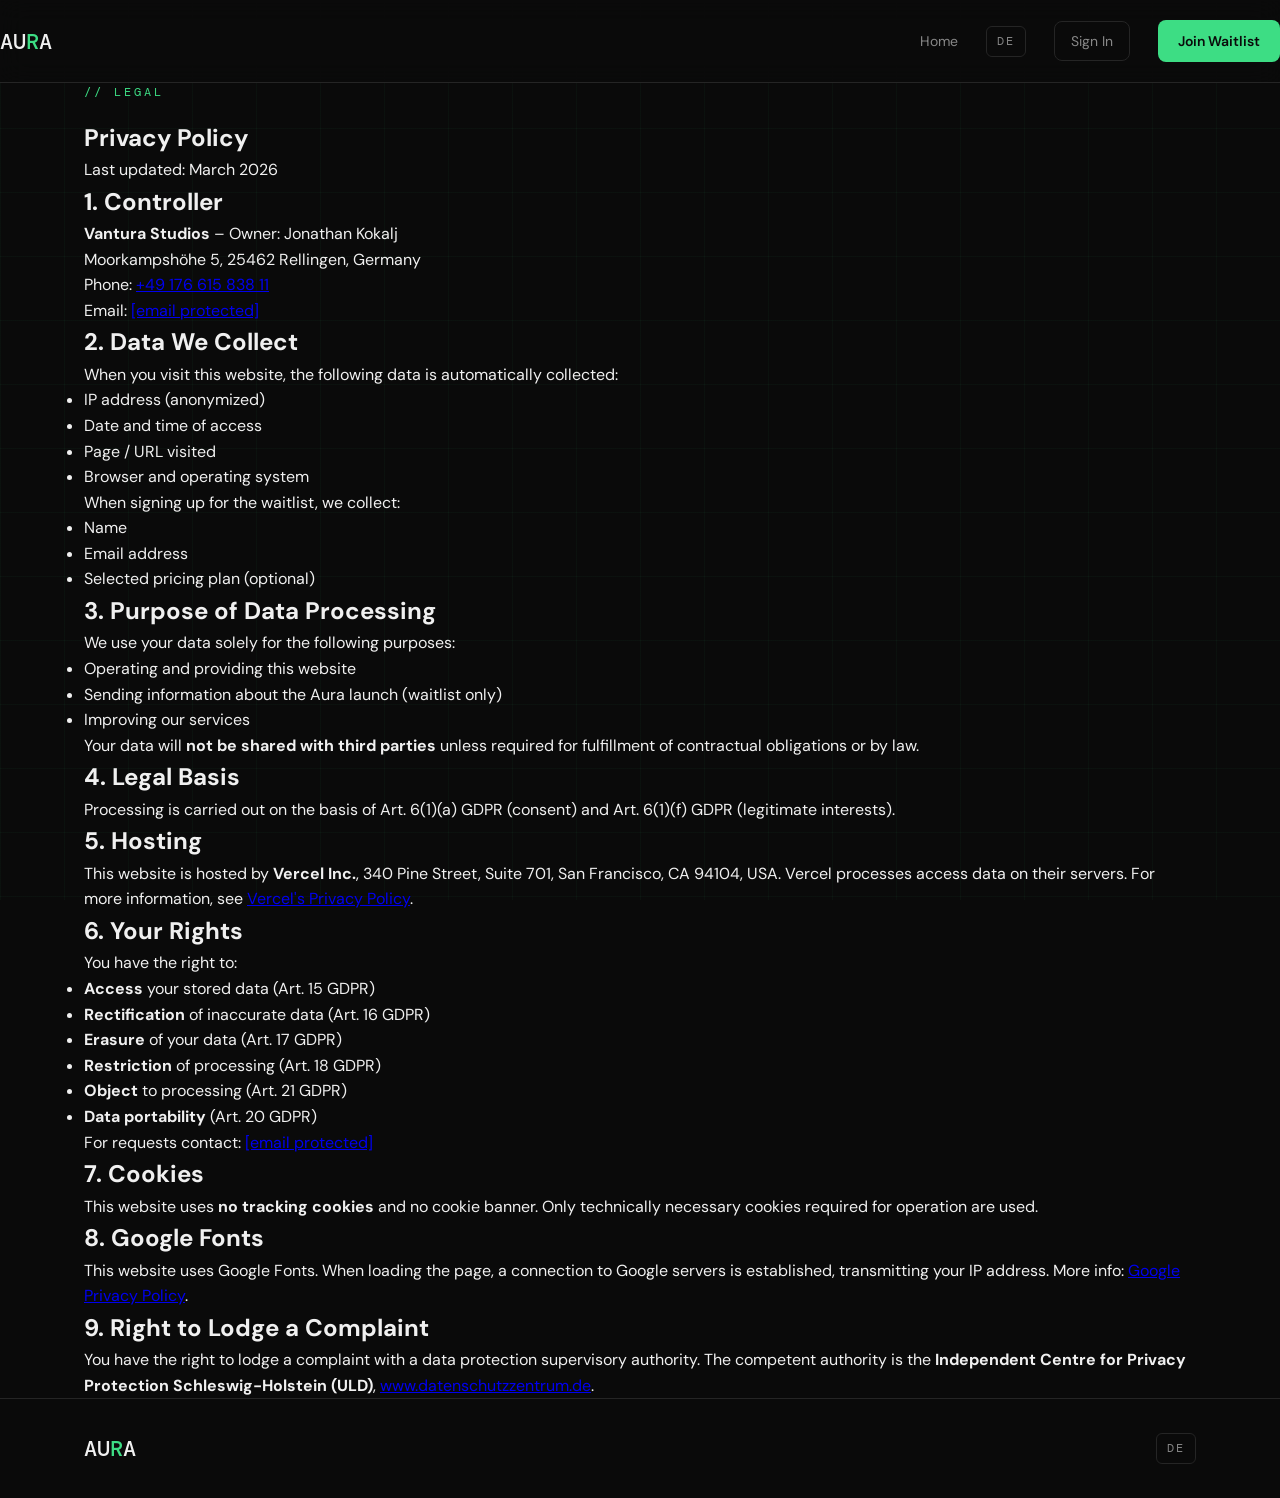
<file: privacy.html>
<!DOCTYPE html>
<html lang="en">
<head>
    <meta charset="UTF-8">
    <meta name="viewport" content="width=device-width, initial-scale=1.0">
    <title>Aura – Privacy Policy</title>
    <meta name="description" content="Aura – dein proaktiver KI Agent.">

    <!-- Open Graph -->
    <meta property="og:type" content="website">
    <meta property="og:url" content="https://www.aura-agent.com/privacy">
    <meta property="og:title" content="Aura – Privacy Policy">
    <meta property="og:description" content="Aura – dein proaktiver KI Agent.">
    <meta property="og:image" content="https://www.aura-agent.com/assets/og-image.png">
    <meta property="og:locale" content="de_DE">
    <meta name="twitter:card" content="summary_large_image">
    <meta name="twitter:image" content="https://www.aura-agent.com/assets/og-image.png">

    <link rel="icon" type="image/png" href="favicon.png">
    <link href="https://fonts.googleapis.com/css2?family=DM+Sans:wght@400;500;600;700&family=DM+Mono:wght@400;500&display=swap" rel="stylesheet">
    <link rel="stylesheet" href="css/style.css">
</head>
<body>
<header><div class="inner">
        <a href="index_en.html" class="logo">AU<span>R</span>A</a>
        <nav>
            <a href="index_en.html">Home</a>
            <a href="datenschutz.html" class="lang-switch">DE</a>
            <a href="login_en.html" class="btn-login" id="navLoginBtn">Sign In</a>
            <a href="waitlist_en.html" class="btn-primary">Join Waitlist</a>
        </nav>
    </div></header>
<main>
  <section class="page-hero">
    <div class="container">
      <div class="section-label">// Legal</div>
      <h1>Privacy Policy</h1>
      <p>Last updated: March 2026</p>
    </div>
  </section>
  <section class="legal-content">
    <div class="container">

      <h2>1. Controller</h2>
      <div class="legal-box">
        <p><strong>Vantura Studios</strong> – Owner: Jonathan Kokalj</p>
        <p>Moorkampshöhe 5, 25462 Rellingen, Germany</p>
        <p>Phone: <a href="tel:+4917661583811">+49 176 615 838 11</a></p>
        <p>Email: <a href="/cdn-cgi/l/email-protection#6a0c03040e13051f180b1f180b440b1a1a2a0d070b030644090507"><span class="__cf_email__" data-cfemail="92f4fbfcf6ebfde7e0f3e7e0f3bcf3e2e2d2f5fff3fbfebcf1fdff">[email&#160;protected]</span></a></p>
      </div>

      <h2>2. Data We Collect</h2>
      <p>When you visit this website, the following data is automatically collected:</p>
      <ul>
        <li>IP address (anonymized)</li>
        <li>Date and time of access</li>
        <li>Page / URL visited</li>
        <li>Browser and operating system</li>
      </ul>
      <p>When signing up for the waitlist, we collect:</p>
      <ul>
        <li>Name</li>
        <li>Email address</li>
        <li>Selected pricing plan (optional)</li>
      </ul>

      <h2>3. Purpose of Data Processing</h2>
      <p>We use your data solely for the following purposes:</p>
      <ul>
        <li>Operating and providing this website</li>
        <li>Sending information about the Aura launch (waitlist only)</li>
        <li>Improving our services</li>
      </ul>
      <p>Your data will <strong>not be shared with third parties</strong> unless required for fulfillment of contractual obligations or by law.</p>

      <h2>4. Legal Basis</h2>
      <p>Processing is carried out on the basis of Art. 6(1)(a) GDPR (consent) and Art. 6(1)(f) GDPR (legitimate interests).</p>

      <h2>5. Hosting</h2>
      <p>This website is hosted by <strong>Vercel Inc.</strong>, 340 Pine Street, Suite 701, San Francisco, CA 94104, USA. Vercel processes access data on their servers. For more information, see <a href="https://vercel.com/legal/privacy-policy" target="_blank">Vercel's Privacy Policy</a>.</p>

      <h2>6. Your Rights</h2>
      <p>You have the right to:</p>
      <ul>
        <li><strong>Access</strong> your stored data (Art. 15 GDPR)</li>
        <li><strong>Rectification</strong> of inaccurate data (Art. 16 GDPR)</li>
        <li><strong>Erasure</strong> of your data (Art. 17 GDPR)</li>
        <li><strong>Restriction</strong> of processing (Art. 18 GDPR)</li>
        <li><strong>Object</strong> to processing (Art. 21 GDPR)</li>
        <li><strong>Data portability</strong> (Art. 20 GDPR)</li>
      </ul>
      <p>For requests contact: <a href="/cdn-cgi/l/email-protection#90f6f9fef4e9ffe5e2f1e5e2f1bef1e0e0d0f7fdf1f9fcbef3fffd"><span class="__cf_email__" data-cfemail="52343b3c362b3d2720332720337c33222212353f333b3e7c313d3f">[email&#160;protected]</span></a></p>

      <h2>7. Cookies</h2>
      <p>This website uses <strong>no tracking cookies</strong> and no cookie banner. Only technically necessary cookies required for operation are used.</p>

      <h2>8. Google Fonts</h2>
      <p>This website uses Google Fonts. When loading the page, a connection to Google servers is established, transmitting your IP address. More info: <a href="https://policies.google.com/privacy" target="_blank">Google Privacy Policy</a>.</p>

      <h2>9. Right to Lodge a Complaint</h2>
      <p>You have the right to lodge a complaint with a data protection supervisory authority. The competent authority is the <strong>Independent Centre for Privacy Protection Schleswig-Holstein (ULD)</strong>, <a href="https://www.datenschutzzentrum.de" target="_blank">www.datenschutzzentrum.de</a>.</p>

    </div>
  </section>
</main>
<footer><div class="container"><div class="footer-inner">
        <div class="footer-top">
            <a href="index_en.html" class="logo">AU<span>R</span>A</a>
            <a href="datenschutz.html" class="lang-switch">DE</a>
        </d
</file>
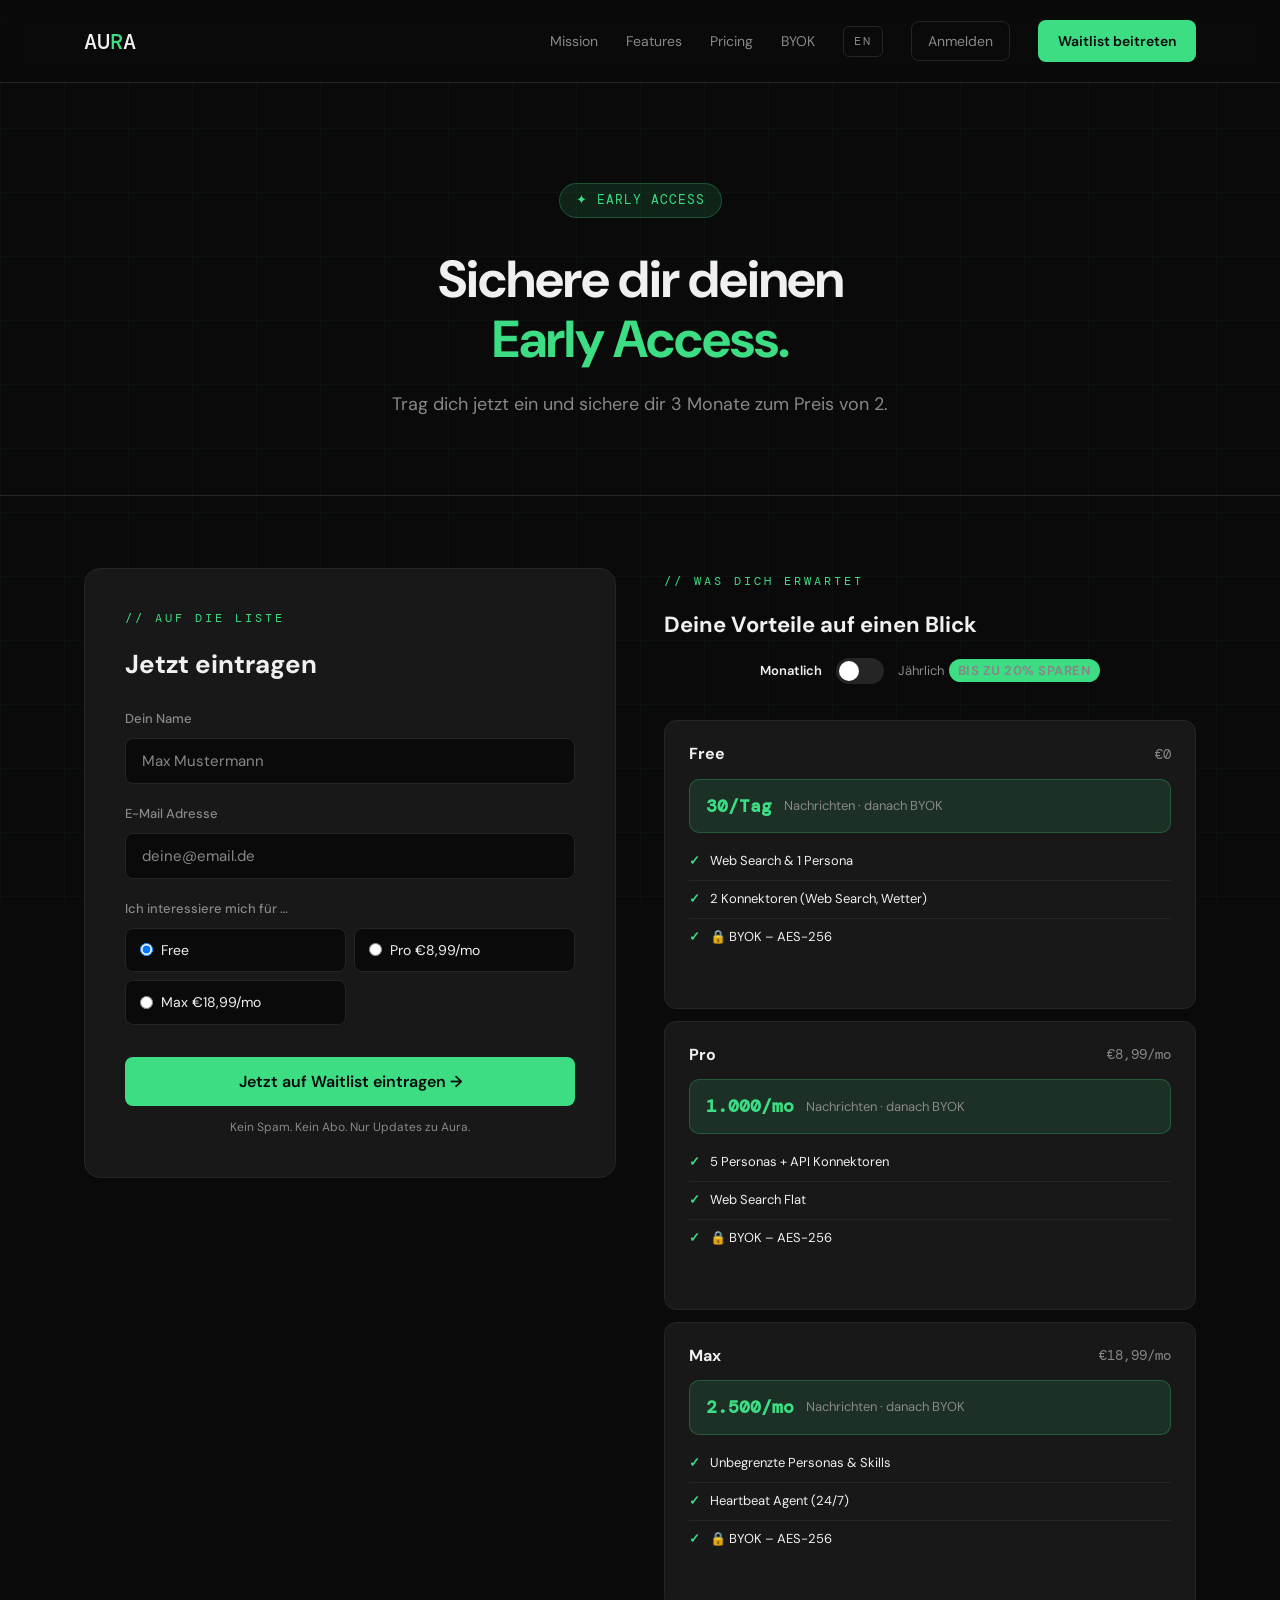
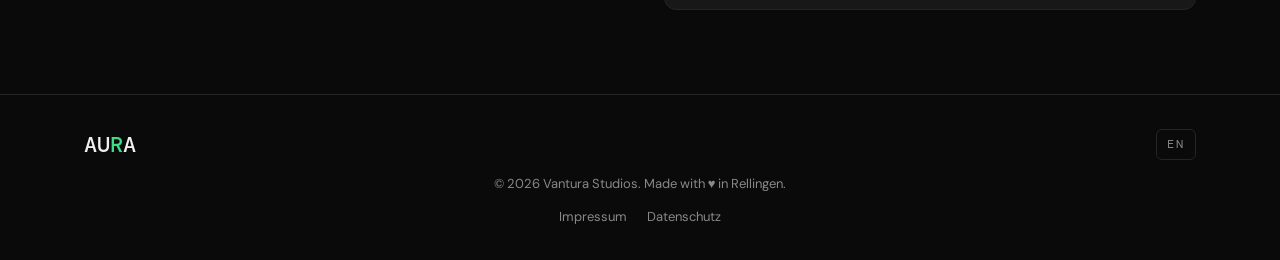
<file: waitlist.html>
<!DOCTYPE html>
<html lang="de">
<head>
    <meta charset="UTF-8">
    <meta name="viewport" content="width=device-width, initial-scale=1.0">
    <title>Aura – Early Access Waitlist</title>
    <meta name="description" content="Trag dich auf die Aura Waitlist ein und sichere dir Early Adopter Vorteile.">

    <!-- Open Graph -->
    <meta property="og:type" content="website">
    <meta property="og:url" content="https://www.aura-agent.com/waitlist">
    <meta property="og:title" content="Aura – Early Access Waitlist">
    <meta property="og:description" content="Trag dich auf die Aura Waitlist ein und sichere dir Early Adopter Vorteile.">
    <meta property="og:image" content="https://www.aura-agent.com/assets/og-image.png">
    <meta property="og:locale" content="de_DE">
    <meta name="twitter:card" content="summary_large_image">
    <meta name="twitter:image" content="https://www.aura-agent.com/assets/og-image.png">

    <link rel="icon" type="image/png" href="favicon.png">
    <link href="https://fonts.googleapis.com/css2?family=DM+Sans:wght@400;500;600;700&family=DM+Mono:wght@400;500&display=swap" rel="stylesheet">
    <link rel="stylesheet" href="css/style.css">
</head>
<body>
<header><div class="container"><div class="inner">
        <a href="index.html" class="logo">AU<span>R</span>A</a>
        <nav>
            <a href="index.html#mission">Mission</a>
            <a href="features.html">Features</a>
            <a href="index.html#pricing">Pricing</a>
            <a href="byok.html">BYOK</a>
            <a href="waitlist_en.html" class="lang-switch">EN</a>
            <a href="login.html" class="btn-login" id="navLoginBtn">Anmelden</a>
            <a href="waitlist.html" class="btn-primary">Waitlist beitreten</a>
        </nav>
        <button class="hamburger" id="hamburger" aria-label="Menu">
            <span></span><span></span><span></span>
        </button>
    </div></div></header>
    <div class="mobile-menu" id="mobileMenu">
        <a href="index.html#mission">Mission</a>
        <a href="features.html">Features</a>
        <a href="index.html#pricing">Pricing</a>
        <a href="byok.html">BYOK</a>
        <a href="login.html">Anmelden</a>
        <a href="waitlist_en.html" class="lang-switch">EN</a>
        <a href="waitlist.html" class="btn-primary">Waitlist beitreten</a>
    </div>
<main>
  <section class="or-hero" style="text-align:center;"><div class="container">
    <div class="hero-badge">✦ EARLY ACCESS</div>
    <h1 style="font-size:52px;">Sichere dir deinen<br><span>Early Access.</span></h1>
    <p style="margin:0 auto 16px;max-width:560px;">Trag dich jetzt ein und sichere dir 3 Monate zum Preis von 2.</p>
  </div></section>
  <div class="container"><div class="waitlist-layout">
    <div class="waitlist-form-box">
      <div class="section-label">// Auf die Liste</div>
      <h2 style="font-size:26px;margin-bottom:24px;">Jetzt eintragen</h2>
      <form id="wl-form" onsubmit="handleWaitlist(event)">
        <div class="wl-field"><label>Dein Name</label><input type="text" placeholder="Max Mustermann" required></div>
        <div class="wl-field"><label>E-Mail Adresse</label><input type="email" placeholder="deine@email.de" required></div>
        <div class="wl-plan">
          <label>Ich interessiere mich für …</label>
          <div class="wl-plan-options">
            <label class="wl-plan-option"><input type="radio" name="plan" value="free" checked> <span>Free</span></label>
            <label class="wl-plan-option"><input type="radio" name="plan" value="pro"> <span>Pro €8,99/mo</span></label>
            <label class="wl-plan-option"><input type="radio" name="plan" value="max"> <span>Max €18,99/mo</span></label>
          </div>
        </div>
        <button type="submit" class="btn-primary" style="width:100%;padding:14px;font-size:16px;margin-top:8px;">Jetzt auf Waitlist eintragen →</button>
        <p style="font-size:12px;color:var(--text-secondary);margin-top:12px;text-align:center;">Kein Spam. Kein Abo. Nur Updates zu Aura.</p>
      </form>
      <div id="wl-success" style="display:none;text-align:center;padding:40px 0;">
        <div style="font-size:48px;margin-bottom:16px;">🎉</div>
        <h3 style="font-size:22px;margin-bottom:8px;">Du bist dabei!</h3>
        <p style="color:var(--text-secondary);">Wir melden uns, sobald Aura startet. Check dein Postfach.</p>
        <a href="index.html" class="btn-secondary" style="margin-top:24px;display:inline-block;">← Zurück zur Startseite</a>
      </div>
    </div>
        <div class="waitlist-summary">
      <div class="section-label">// Was dich erwartet</div>
      <h2 style="font-size:22px;margin-bottom:16px;">Deine Vorteile auf einen Blick</h2>
      <div class="billing-toggle-wrap">
        <span id="wlLblMonthly" class="active">Monatlich</span>
        <div class="toggle-pill" id="wlBillingToggle"></div>
        <span id="wlLblYearly">Jährlich <span class="toggle-save-badge">BIS ZU 20% SPAREN</span></span>
      </div>
      <div class="wl-tier">
        <div class="wl-tier-head"><span class="wl-tier-name">Free</span><span class="wl-tier-price">€0</span></div>
        <div class="msg-highlight" style="margin:8px 0 10px;">
          <div class="msg-highlight-val" style="font-size:18px;">30/Tag</div>
          <div class="msg-highlight-label">Nachrichten · danach BYOK</div>
        </div>
        <ul class="feature-list"><li class="included">Web Search & 1 Persona</li><li class="included">2 Konnektoren (Web Search, Wetter)</li><li class="included">🔒 BYOK – AES-256</li></ul>
      </div>
      <div class="wl-tier">
        <div class="wl-tier-head"><span class="wl-tier-name">Pro</span><span class="wl-tier-price" id="wlPricePro">€8,99/mo</span></div>
        <div id="wlTotalPro" style="display:none;font-size:11px;color:var(--text-secondary);margin-top:2px;">= €80 / Jahr gesamt</div>
        <div class="msg-highlight" style="margin:8px 0 10px;">
          <div class="msg-highlight-val" style="font-size:18px;">1.000/mo</div>
          <div class="msg-highlight-label">Nachrichten · danach BYOK</div>
        </div>
        <ul class="feature-list"><li class="included">5 Personas + API Konnektoren</li><li class="included">Web Search Flat</li><li class="included">🔒 BYOK – AES-256</li></ul>
      </div>
      <div class="wl-tier">
        <div class="wl-tier-head"><span class="wl-tier-name">Max</span><span class="wl-tier-price" id="wlPriceMax">€18,99/mo</span></div>
        <div id="wlTotalMax" style="display:none;font-size:11px;color:var(--text-secondary);margin-top:2px;">= €125 / Jahr gesamt</div>
        <div class="msg-highlight" style="margin:8px 0 10px;">
          <div class="msg-highlight-val" style="font-size:18px;">2.500/mo</div>
          <div class="msg-highlight-label">Nachrichten · danach BYOK</div>
        </div>
        <ul class="feature-list"><li class="included">Unbegrenzte Personas & Skills</li><li class="included">Heartbeat Agent (24/7)</li><li class="included">🔒 BYOK – AES-256</li></ul>
      </div>
      <p id="wlYearlyNote" style="display:none;font-size:12px;color:var(--text-secondary);margin-bottom:12px;">* pro Monat, jährlich abgerechnet</p></div></div>
</main>
<footer><div class="container"><div class="footer-inner">
        <div class="footer-top">
            <a href="index.html" class="logo">AU<span>R</span>A</a>
            <a href="waitlist_en.html" class="lang-switch">EN</a>
        </div>
        <p>© 2026 <a href="https://website-vantura-studios-v1.vercel.app/" style="color:var(--text-secondary);text-decoration:none;">Vantura Studios</a>. Made with ♥ in Rellingen.</p>
        <div class="footer-links">
            <a href="impressum.html" class="footer-link">Impressum</a>
            <a href="datenschutz.html" class="footer-link">Datenschutz</a>
        </div>
    </div></div></footer>
<script>
function handleWaitlist(e){
    e.preventDefault();
    document.getElementById('wl-form').style.display='none';
    document.getElementById('wl-success').style.display='block';
}
const hbtn = document.getElementById('hamburger');
const hmenu = document.getElementById('mobileMenu');

function openMenu() {
    hbtn.classList.add('open');
    hmenu.classList.add('open');
    document.body.style.overflow = 'hidden';
}
function closeMenu() {
    hbtn.classList.remove('open');
    hmenu.classList.remove('open');
    document.body.style.overflow = '';
}

hbtn.addEventListener('click', () => {
    hmenu.classList.contains('open') ? closeMenu() : openMenu();
});

hmenu.querySelectorAll('a').forEach(a => a.addEventListener('click', closeMenu));

document.addEventListener('click', (e) => {
    if (hmenu.classList.contains('open') && !hmenu.contains(e.target) && !hbtn.contains(e.target)) {
        closeMenu();
    }
});

window.addEventListener('scroll', () => {
    if (hmenu.classList.contains('open')) closeMenu();
}, { passive: true });
</script>

<script>
(function(){
  var pill = document.getElementById('wlBillingToggle');
  if(!pill) return;
  var lblM = document.getElementById('wlLblMonthly');
  var lblY = document.getElementById('wlLblYearly');
  var prices = { pro:[8.99, 7.49], max:[18.99, 15.83] };
  function fmt(n){ return '€'+n.toFixed(2).replace('.',','); }
  function update(yearly){
    pill.classList.toggle('yearly',yearly);
    lblM.classList.toggle('active',!yearly);
    lblY.classList.toggle('active',yearly);
    document.getElementById('wlPricePro').textContent = fmt(yearly?prices.pro[1]:prices.pro[0])+(yearly?'/mo*':'/mo');
    document.getElementById('wlPriceMax').textContent = fmt(yearly?prices.max[1]:prices.max[0])+(yearly?'/mo*':'/mo');
    var note = document.getElementById('wlYearlyNote');
    if(note) note.style.display = yearly?'block':'none';
    var tPro = document.getElementById('wlTotalPro'); if(tPro) tPro.style.display = yearly?'block':'none';
    var tMax = document.getElementById('wlTotalMax'); if(tMax) tMax.style.display = yearly?'block':'none';
    var rPro = document.querySelector('input[value="pro"]');
    var rMax = document.querySelector('input[value="max"]');
    if(rPro) rPro.parentElement.querySelector('span').textContent = yearly
      ? 'Pro '+fmt(prices.pro[1])+'/mo (jährlich, –15%)'
      : 'Pro €8,99/mo';
    if(rMax) rMax.parentElement.querySelector('span').textContent = yearly
      ? 'Max '+fmt(prices.max[1])+'/mo (jährlich, –20%)'
      : 'Max €18,99/mo';
  }
  pill.addEventListener('click',function(){ update(!pill.classList.contains('yearly')); });
  update(false);
})();
</script>

<script>
(function(){
  var user=null;try{user=JSON.parse(localStorage.getItem('aura_user'));}catch(e){}
  var btn=document.getElementById('navLoginBtn');
  if(btn&&user&&user.email){
    var i=user.name?user.name.split(' ').map(function(n){return n[0];}).join('').toUpperCase().slice(0,2):user.email[0].toUpperCase();
    var a=document.createElement('a');
    a.href='profile.html';a.className='nav-avatar';a.title=user.name||user.email;a.textContent=i;
    btn.parentNode.replaceChild(a,btn);
  }
})();
</script>

</body>
</html>
</file>
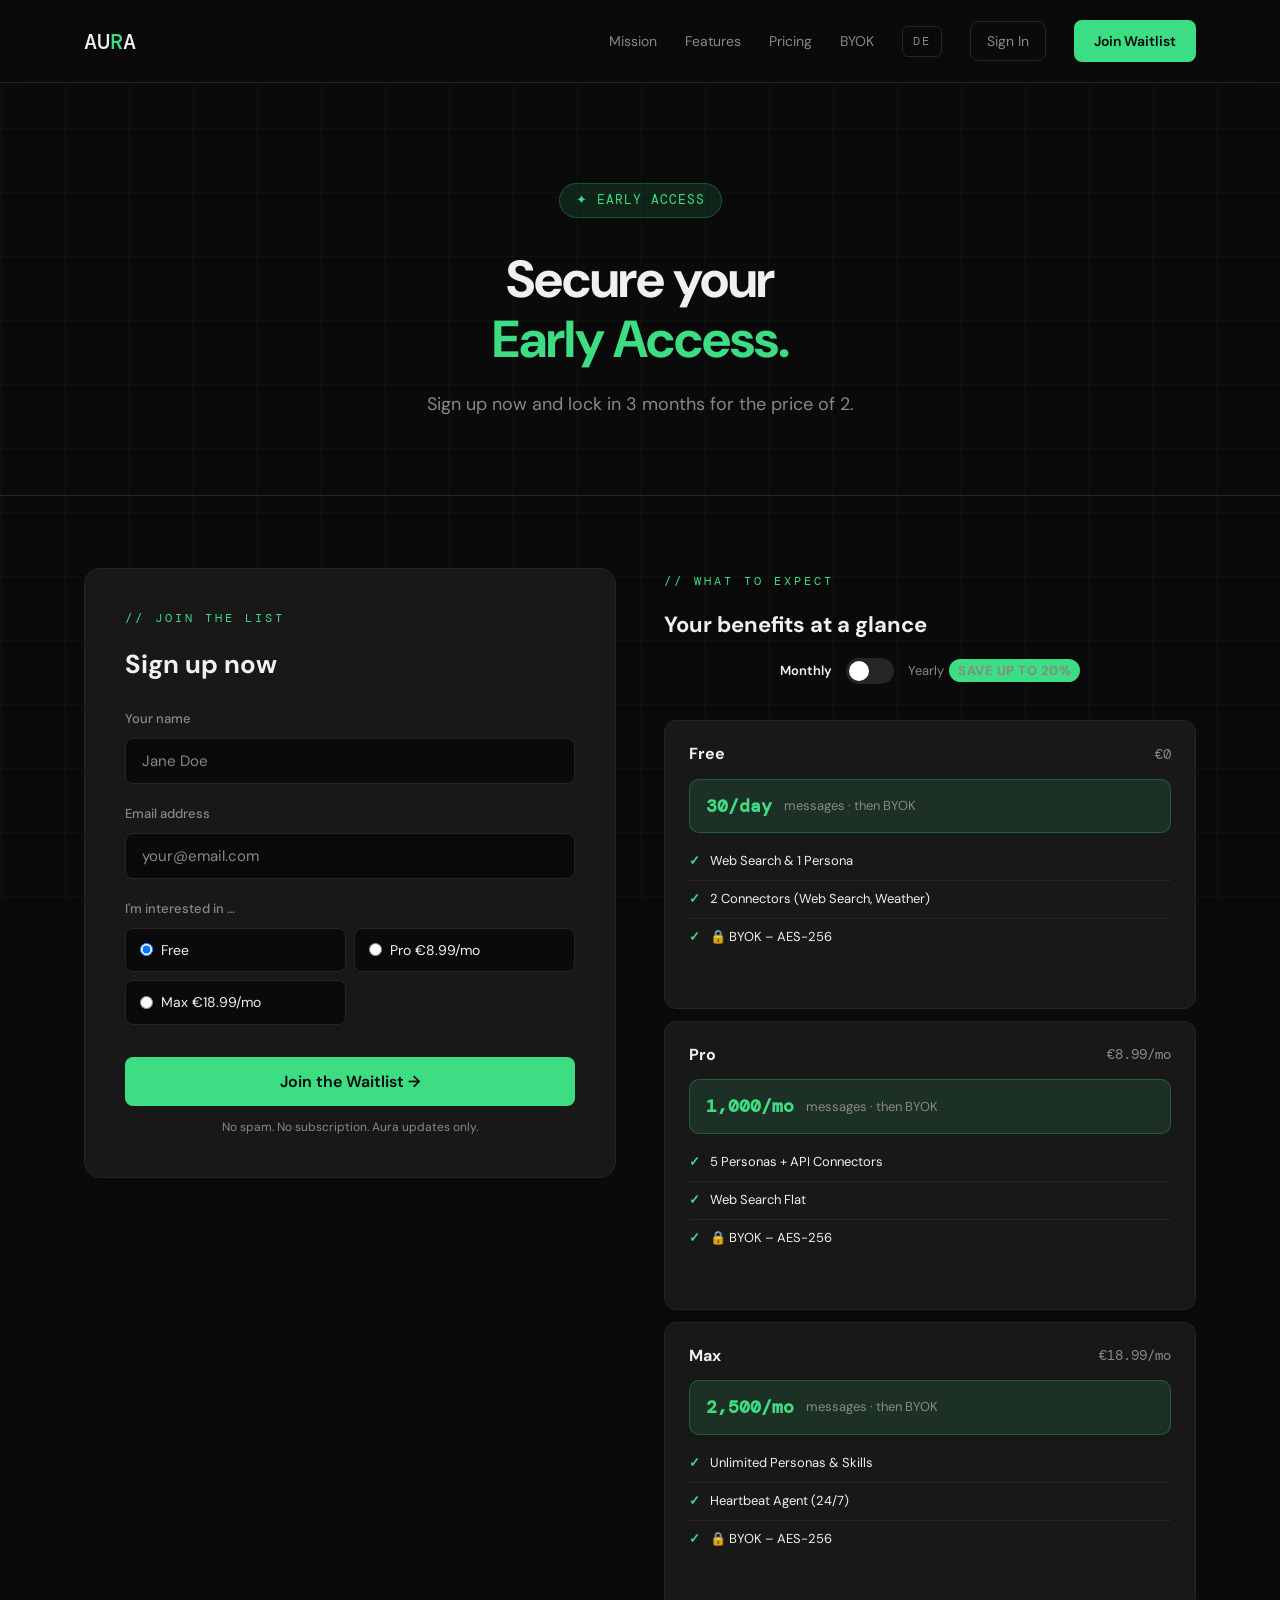
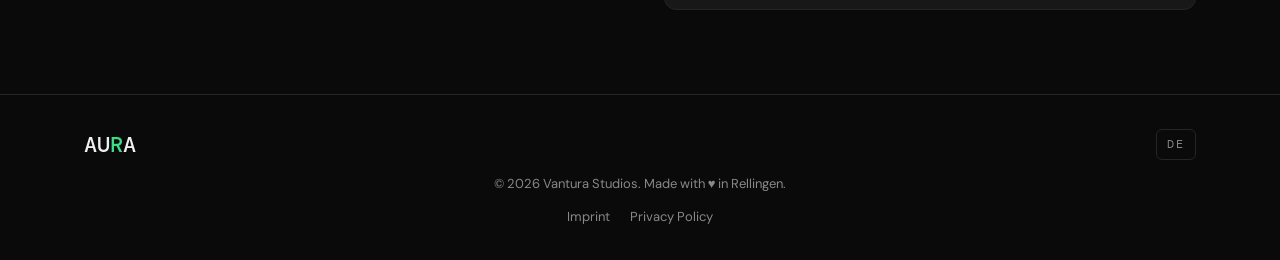
<file: waitlist_en.html>
<!DOCTYPE html>
<html lang="de">
<head>
    <meta charset="UTF-8">
    <meta name="viewport" content="width=device-width, initial-scale=1.0">
    <title>Aura – Early Access Waitlist</title>
    <meta name="description" content="Aura – dein proaktiver KI Agent.">

    <!-- Open Graph -->
    <meta property="og:type" content="website">
    <meta property="og:url" content="https://www.aura-agent.com/waitlist_en">
    <meta property="og:title" content="Aura – Early Access Waitlist">
    <meta property="og:description" content="Aura – dein proaktiver KI Agent.">
    <meta property="og:image" content="https://www.aura-agent.com/assets/og-image.png">
    <meta property="og:locale" content="de_DE">
    <meta name="twitter:card" content="summary_large_image">
    <meta name="twitter:image" content="https://www.aura-agent.com/assets/og-image.png">

    <link rel="icon" type="image/png" href="favicon.png">
    <link href="https://fonts.googleapis.com/css2?family=DM+Sans:wght@400;500;600;700&family=DM+Mono:wght@400;500&display=swap" rel="stylesheet">
    <link rel="stylesheet" href="css/style.css">
</head>
<body>
<header><div class="container"><div class="inner">
        <a href="index_en.html" class="logo">AU<span>R</span>A</a>
        <nav>
            <a href="index_en.html#mission">Mission</a>
            <a href="features_en.html">Features</a>
            <a href="index_en.html#pricing">Pricing</a>
            <a href="byok_en.html">BYOK</a>
            <a href="waitlist.html" class="lang-switch">DE</a>
            <a href="login_en.html" class="btn-login" id="navLoginBtn">Sign In</a>
            <a href="waitlist_en.html" class="btn-primary">Join Waitlist</a>
        </nav>
        <button class="hamburger" id="hamburger" aria-label="Menu">
            <span></span><span></span><span></span>
        </button>
    </div></div></header>
    <div class="mobile-menu" id="mobileMenu">
        <a href="index_en.html#mission">Mission</a>
        <a href="features_en.html">Features</a>
        <a href="index_en.html#pricing">Pricing</a>
        <a href="byok_en.html">BYOK</a>
        <a href="login_en.html">Sign In</a>
        <a href="waitlist.html" class="lang-switch">DE</a>
        <a href="waitlist_en.html" class="btn-primary">Join Waitlist</a>
    </div>
<main>
  <section class="or-hero" style="text-align:center;"><div class="container">
    <div class="hero-badge">✦ EARLY ACCESS</div>
    <h1 style="font-size:52px;">Secure your<br><span>Early Access.</span></h1>
    <p style="margin:0 auto 16px;max-width:560px;">Sign up now and lock in 3 months for the price of 2.</p>
  </div></section>
  <div class="container"><div class="waitlist-layout">
    <div class="waitlist-form-box">
      <div class="section-label">// Join the list</div>
      <h2 style="font-size:26px;margin-bottom:24px;">Sign up now</h2>
      <form id="wl-form" onsubmit="handleWaitlist(event)">
        <div class="wl-field"><label>Your name</label><input type="text" placeholder="Jane Doe" required></div>
        <div class="wl-field"><label>Email address</label><input type="email" placeholder="your@email.com" required></div>
        <div class="wl-plan">
          <label>I'm interested in …</label>
          <div class="wl-plan-options">
            <label class="wl-plan-option"><input type="radio" name="plan" value="free" checked> <span>Free</span></label>
            <label class="wl-plan-option"><input type="radio" name="plan" value="pro"> <span>Pro €8.99/mo</span></label>
            <label class="wl-plan-option"><input type="radio" name="plan" value="max"> <span>Max €18.99/mo</span></label>
          </div>
        </div>
        <button type="submit" class="btn-primary" style="width:100%;padding:14px;font-size:16px;margin-top:8px;">Join the Waitlist →</button>
        <p style="font-size:12px;color:var(--text-secondary);margin-top:12px;text-align:center;">No spam. No subscription. Aura updates only.</p>
      </form>
      <div id="wl-success" style="display:none;text-align:center;padding:40px 0;">
        <div style="font-size:48px;margin-bottom:16px;">🎉</div>
        <h3 style="font-size:22px;margin-bottom:8px;">You're in!</h3>
        <p style="color:var(--text-secondary);">We'll reach out as soon as Aura launches. Check your inbox.</p>
        <a href="index_en.html" class="btn-secondary" style="margin-top:24px;display:inline-block;">← Back to homepage</a>
      </div>
    </div>
        <div class="waitlist-summary">
      <div class="section-label">// What to expect</div>
      <h2 style="font-size:22px;margin-bottom:16px;">Your benefits at a glance</h2>
      <div class="billing-toggle-wrap">
        <span id="wlLblMonthly" class="active">Monthly</span>
        <div class="toggle-pill" id="wlBillingToggle"></div>
        <span id="wlLblYearly">Yearly <span class="toggle-save-badge">SAVE UP TO 20%</span></span>
      </div>
      <div class="wl-tier">
        <div class="wl-tier-head"><span class="wl-tier-name">Free</span><span class="wl-tier-price">€0</span></div>
        <div class="msg-highlight" style="margin:8px 0 10px;">
          <div class="msg-highlight-val" style="font-size:18px;">30/day</div>
          <div class="msg-highlight-label">messages · then BYOK</div>
        </div>
        <ul class="feature-list"><li class="included">Web Search & 1 Persona</li><li class="included">2 Connectors (Web Search, Weather)</li><li class="included">🔒 BYOK – AES-256</li></ul>
      </div>
      <div class="wl-tier">
        <div class="wl-tier-head"><span class="wl-tier-name">Pro</span><span class="wl-tier-price" id="wlPricePro">€8.99/mo</span></div>
        <div id="wlTotalPro" style="display:none;font-size:11px;color:var(--text-secondary);margin-top:2px;">= €108 billed per year</div>
        <div class="msg-highlight" style="margin:8px 0 10px;">
          <div class="msg-highlight-val" style="font-size:18px;">1,000/mo</div>
          <div class="msg-highlight-label">messages · then BYOK</div>
        </div>
        <ul class="feature-list"><li class="included">5 Personas + API Connectors</li><li class="included">Web Search Flat</li><li class="included">🔒 BYOK – AES-256</li></ul>
      </div>
      <div class="wl-tier">
        <div class="wl-tier-head"><span class="wl-tier-name">Max</span><span class="wl-tier-price" id="wlPriceMax">€18.99/mo</span></div>
        <div id="wlTotalMax" style="display:none;font-size:11px;color:var(--text-secondary);margin-top:2px;">= €227 billed per year</div>
        <div class="msg-highlight" style="margin:8px 0 10px;">
          <div class="msg-highlight-val" style="font-size:18px;">2,500/mo</div>
          <div class="msg-highlight-label">messages · then BYOK</div>
        </div>
        <ul class="feature-list"><li class="included">Unlimited Personas & Skills</li><li class="included">Heartbeat Agent (24/7)</li><li class="included">🔒 BYOK – AES-256</li></ul>
      </div>
      <p id="wlYearlyNote" style="display:none;font-size:12px;color:var(--text-secondary);margin-bottom:12px;">* per month, billed annually</p></div></div>
</main>
<footer><div class="container"><div class="footer-inner">
        <div class="footer-top">
            <a href="index_en.html" class="logo">AU<span>R</span>A</a>
            <a href="waitlist.html" class="lang-switch">DE</a>
        </div>
        <p>© 2026 <a href="https://website-vantura-studios-v1.vercel.app/" style="color:var(--text-secondary);text-decoration:none;">Vantura Studios</a>. Made with ♥ in Rellingen.</p>
        <div class="footer-links">
            <a href="impressum_en.html" class="footer-link">Imprint</a>
            <a href="privacy.html" class="footer-link">Privacy Policy</a>
        </div>
    </div></div></footer>
<script>
function handleWaitlist(e){
    e.preventDefault();
    document.getElementById('wl-form').style.display='none';
    document.getElementById('wl-success').style.display='block';
}
const hbtn = document.getElementById('hamburger');
const hmenu = document.getElementById('mobileMenu');

function openMenu() {
    hbtn.classList.add('open');
    hmenu.classList.add('open');
    document.body.style.overflow = 'hidden';
}
function closeMenu() {
    hbtn.classList.remove('open');
    hmenu.classList.remove('open');
    document.body.style.overflow = '';
}

hbtn.addEventListener('click', () => {
    hmenu.classList.contains('open') ? closeMenu() : openMenu();
});

hmenu.querySelectorAll('a').forEach(a => a.addEventListener('click', closeMenu));

document.addEventListener('click', (e) => {
    if (hmenu.classList.contains('open') && !hmenu.contains(e.target) && !hbtn.contains(e.target)) {
        closeMenu();
    }
});

window.addEventListener('scroll', () => {
    if (hmenu.classList.contains('open')) closeMenu();
}, { passive: true });
</script>

<script>
(function(){
  var pill = document.getElementById('wlBillingToggle');
  if(!pill) return;
  var lblM = document.getElementById('wlLblMonthly');
  var lblY = document.getElementById('wlLblYearly');
  var prices = { pro:[8.99, 7.49], max:[18.99, 15.83] };
  function fmt(n){ return '€'+n.toFixed(2); }
  function update(yearly){
    pill.classList.toggle('yearly',yearly);
    lblM.classList.toggle('active',!yearly);
    lblY.classList.toggle('active',yearly);
    document.getElementById('wlPricePro').textContent = fmt(yearly?prices.pro[1]:prices.pro[0])+(yearly?'/mo*':'/mo');
    document.getElementById('wlPriceMax').textContent = fmt(yearly?prices.max[1]:prices.max[0])+(yearly?'/mo*':'/mo');
    var note = document.getElementById('wlYearlyNote');
    if(note) note.style.display = yearly?'block':'none';
    var tPro = document.getElementById('wlTotalPro'); if(tPro) tPro.style.display = yearly?'block':'none';
    var tMax = document.getElementById('wlTotalMax'); if(tMax) tMax.style.display = yearly?'block':'none';
    // update plan radio labels
    var rPro = document.querySelector('input[value="pro"]');
    var rMax = document.querySelector('input[value="max"]');
    if(rPro) rPro.parentElement.querySelector('span').textContent = yearly
      ? 'Pro '+fmt(prices.pro[1])+'/mo (billed yearly, –15%)'
      : 'Pro €8.99/mo';
    if(rMax) rMax.parentElement.querySelector('span').textContent = yearly
      ? 'Max '+fmt(prices.max[1])+'/mo (billed yearly, –20%)'
      : 'Max €18.99/mo';
  }
  pill.addEventListener('click',function(){ update(!pill.classList.contains('yearly')); });
  update(false);
})();
</script>

<script>
(function(){
  var user=null;try{user=JSON.parse(localStorage.getItem('aura_user'));}catch(e){}
  var btn=document.getElementById('navLoginBtn');
  if(btn&&user&&user.email){
    var i=user.name?user.name.split(' ').map(function(n){return n[0];}).join('').toUpperCase().slice(0,2):user.email[0].toUpperCase();
    var a=document.createElement('a');
    a.href='profile_en.html';a.className='nav-avatar';a.title=user.name||user.email;a.textContent=i;
    btn.parentNode.replaceChild(a,btn);
  }
})();
</script>

</body>
</html>
</file>
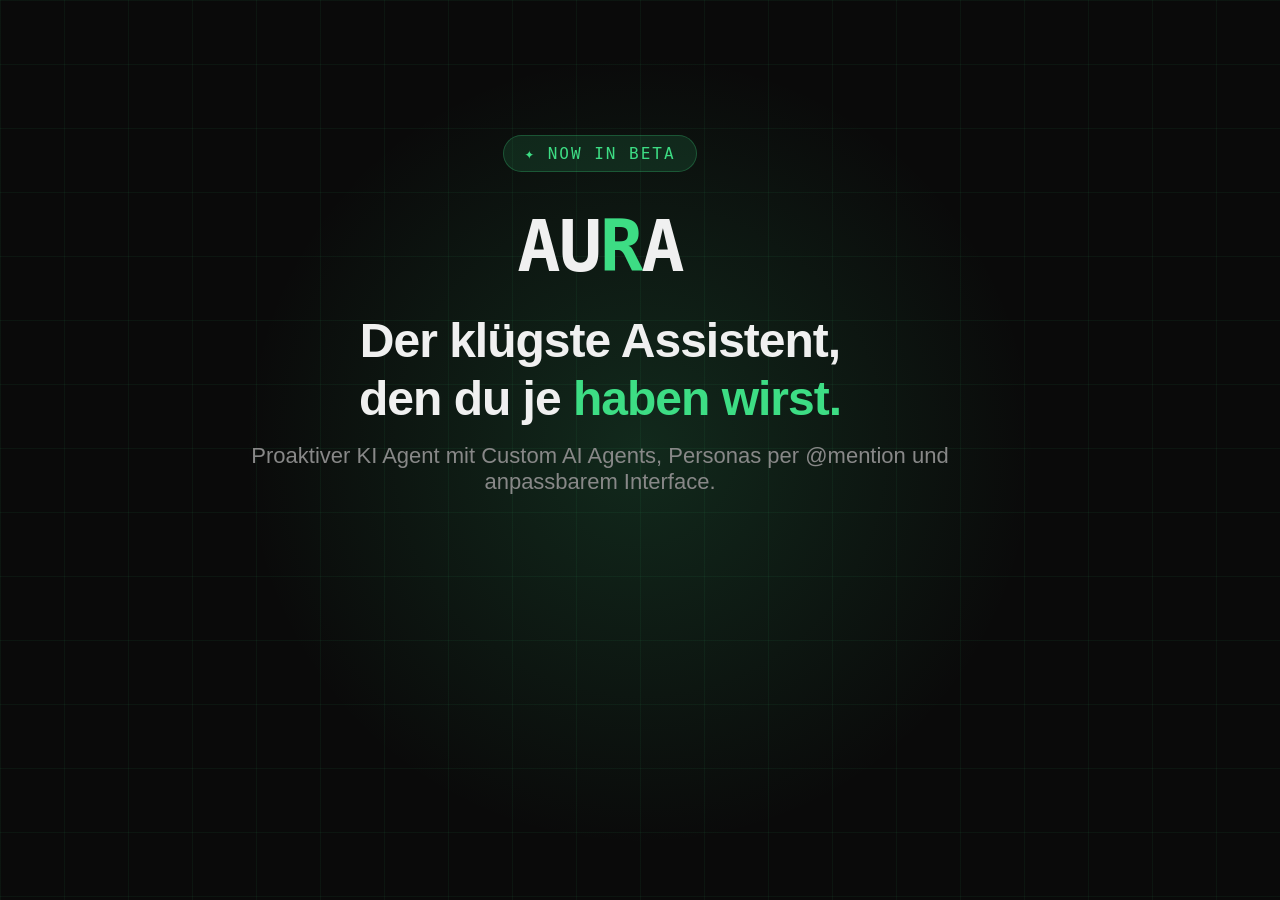
<file: assets/og-image.html>
<!DOCTYPE html>
<html>
<head>
<meta charset="UTF-8">
<style>
*{margin:0;padding:0;box-sizing:border-box;}
body{width:1200px;height:630px;background:#0A0A0A;font-family:'DM Sans',sans-serif;display:flex;align-items:center;justify-content:center;overflow:hidden;}
.grid{position:absolute;top:0;left:0;right:0;bottom:0;background-image:linear-gradient(rgba(61,221,132,0.06) 1px,transparent 1px),linear-gradient(90deg,rgba(61,221,132,0.06) 1px,transparent 1px);background-size:64px 64px;}
.glow{position:absolute;top:50%;left:50%;transform:translate(-50%,-50%);width:800px;height:800px;background:radial-gradient(circle,rgba(61,221,132,0.15) 0%,transparent 70%);}
.content{position:relative;z-index:1;text-align:center;padding:60px;}
.logo{font-family:monospace;font-size:72px;font-weight:700;color:#F0F0F0;letter-spacing:-2px;margin-bottom:24px;}
.logo span{color:#3DDD84;}
h1{font-size:48px;font-weight:700;color:#F0F0F0;line-height:1.2;margin-bottom:16px;letter-spacing:-1px;}
h1 span{color:#3DDD84;}
p{font-size:22px;color:#888;max-width:700px;margin:0 auto;}
.badge{display:inline-block;background:rgba(61,221,132,0.12);border:1px solid rgba(61,221,132,0.25);border-radius:100px;padding:8px 20px;font-size:16px;color:#3DDD84;font-family:monospace;letter-spacing:2px;margin-bottom:32px;}
</style>
</head>
<body>
<div class="grid"></div>
<div class="glow"></div>
<div class="content">
  <div class="badge">✦ NOW IN BETA</div>
  <div class="logo">AU<span>R</span>A</div>
  <h1>Der klügste Assistent,<br>den du je <span>haben wirst.</span></h1>
  <p>Proaktiver KI Agent mit Custom AI Agents, Personas per @mention und anpassbarem Interface.</p>
</div>
</body>
</html>
</file>
<file: css/style.css>
/* ═══════════════════════════════════════════════════
   Aura-Agent.com — Shared Stylesheet
   ═══════════════════════════════════════════════════ */

/* ── Variables ── */
:root{
  --bg:#0A0A0A;
  --surface:#181818;
  --border:#252525;
  --text-primary:#F0F0F0;
  --text-secondary:#888888;
  --green:#3DDD84;
  --green-dim:rgba(61,221,132,0.12);
  --green-glow:rgba(61,221,132,0.15);
}

/* ── Reset ── */
*,*::before,*::after{margin:0;padding:0;box-sizing:border-box;}
html{overflow-x:hidden;}
body{font-family:'DM Sans',sans-serif;background:var(--bg);color:var(--text-primary);line-height:1.6;overflow-x:hidden;width:100%;}
body::before{content:'';position:fixed;top:0;left:0;right:0;bottom:0;width:100%;height:100%;background-image:linear-gradient(rgba(61,221,132,0.04) 1px,transparent 1px),linear-gradient(90deg,rgba(61,221,132,0.04) 1px,transparent 1px);background-size:64px 64px;pointer-events:none;z-index:0;overflow:hidden;}
img,video,iframe{max-width:100%;height:auto;}

/* ── Layout ── */
.container{max-width:1160px;width:100%;margin:0 auto;padding:0 24px;position:relative;z-index:1;}

/* ── Header ── */
header{border-bottom:1px solid var(--border);padding:20px 0;position:sticky;top:0;background:rgba(10,10,10,0.9);backdrop-filter:blur(12px);z-index:100;width:100%;}
header .inner{display:flex;justify-content:space-between;align-items:center;}
.logo{font-family:'DM Mono',monospace;font-size:22px;font-weight:500;letter-spacing:0;color:var(--text-primary);text-decoration:none;display:flex;align-items:center;gap:0;}
.logo span{color:var(--green);}

/* ── Navigation ── */
nav{display:flex;align-items:center;gap:28px;}
nav a{font-size:14px;color:var(--text-secondary);text-decoration:none;transition:color 0.2s;}
nav a:hover{color:var(--text-primary);}
.lang-switch{font-family:'DM Mono',monospace;font-size:12px;letter-spacing:2px;color:var(--text-secondary);text-decoration:none;border:1px solid var(--border);border-radius:6px;padding:5px 10px;transition:border-color 0.2s,color 0.2s;}
.lang-switch:hover{border-color:var(--green);color:var(--green);}
.btn-login{font-size:14px;color:var(--text-secondary);text-decoration:none;border:1px solid var(--border);border-radius:8px;padding:8px 16px;transition:border-color 0.2s,color 0.2s;position:relative;z-index:10;}
.btn-login:hover{border-color:var(--green);color:var(--green);}
.nav-avatar{width:34px;height:34px;border-radius:50%;background:var(--green-dim);border:1.5px solid var(--green);display:flex;align-items:center;justify-content:center;font-size:14px;font-weight:700;color:var(--green);text-decoration:none;font-family:'DM Mono',monospace;cursor:pointer;position:relative;z-index:10;}

/* ── Buttons ── */
.btn-primary{background:var(--green);color:#0A0A0A;padding:10px 20px;border-radius:8px;border:none;cursor:pointer;font-family:'DM Sans',sans-serif;font-size:14px;font-weight:600;transition:all 0.3s;text-decoration:none;display:inline-block;}
.btn-primary:hover{opacity:0.85;transform:scale(1.03) translateY(-2px);box-shadow:0 4px 20px var(--green-glow);}
.btn-secondary{background:transparent;color:var(--text-primary);padding:10px 20px;border-radius:8px;border:1px solid var(--border);cursor:pointer;font-family:'DM Sans',sans-serif;font-size:14px;font-weight:500;transition:all 0.3s;text-decoration:none;display:inline-block;}
.btn-secondary:hover{border-color:var(--green);background:var(--green-dim);transform:translateY(-2px);}

/* ── Section Labels ── */
.section-label{font-family:'DM Mono',monospace;font-size:12px;color:var(--green);letter-spacing:3px;margin-bottom:16px;text-transform:uppercase;}

/* ── Hero ── */
.hero{text-align:center;padding:120px 0 100px;position:relative;overflow:hidden;}
.hero::before{content:'';position:absolute;top:0;left:50%;transform:translateX(-50%);width:600px;height:600px;max-width:100vw;background:radial-gradient(circle,var(--green-glow) 0%,transparent 70%);pointer-events:none;}
.hero h1{font-size:60px;font-weight:700;line-height:1.15;margin-bottom:24px;letter-spacing:-1px;}
.hero h1 span{color:var(--green);}
.hero p{font-size:18px;color:var(--text-secondary);max-width:540px;margin:0 auto 48px;}
.hero-badge{display:inline-flex;align-items:center;gap:8px;background:var(--green-dim);border:1px solid rgba(61,221,132,0.25);border-radius:100px;padding:6px 16px;font-size:13px;color:var(--green);font-family:'DM Mono',monospace;letter-spacing:1px;margin-bottom:32px;}
.hero-buttons{display:flex;gap:16px;justify-content:center;flex-wrap:wrap;}
.hero-buttons .btn-primary,.hero-buttons .btn-secondary{padding:14px 32px;font-size:15px;}

/* ── App Preview (screenshots) ── */
.app-preview{display:flex;justify-content:center;gap:24px;margin:48px auto 0;max-width:900px;flex-wrap:wrap;}
.app-preview-frame{background:var(--surface);border:1px solid var(--border);border-radius:20px;padding:8px 8px 16px;max-width:260px;flex:1;min-width:200px;transition:transform 0.3s,box-shadow 0.3s;}
.app-preview-frame:hover{transform:translateY(-6px);box-shadow:0 16px 48px rgba(0,0,0,0.4);}
.app-preview-frame img{width:100%;border-radius:14px;display:block;}
.app-preview-label{font-family:'DM Mono',monospace;font-size:10px;color:var(--text-secondary);letter-spacing:2px;text-align:center;margin-top:8px;text-transform:uppercase;}

/* ── App Preview Dots (mobile only) ── */
.app-preview-dots{display:none;justify-content:center;gap:8px;margin-top:16px;}
.app-preview-dots .dot{width:8px;height:8px;border-radius:50%;background:var(--border);transition:background 0.3s;}
.app-preview-dots .dot.active{background:var(--green);}

/* ── Mission ── */
.mission{padding:80px 0;border-top:1px solid var(--border);}
.mission-inner{display:grid;grid-template-columns:1fr 1fr;gap:80px;align-items:center;}
.mission-text h2{font-size:38px;font-weight:700;margin-bottom:20px;letter-spacing:-0.5px;line-height:1.2;}
.mission-text p{font-size:16px;color:var(--text-secondary);line-height:1.8;margin-bottom:16px;}
.mission-text p strong{color:var(--text-primary);}
.mission-stats{display:grid;grid-template-columns:1fr 1fr;gap:2px;background:var(--border);border:1px solid var(--border);border-radius:16px;overflow:hidden;}
.stat{background:var(--surface);padding:32px;}
.stat-value{font-size:42px;font-weight:700;color:var(--green);font-family:'DM Mono',monospace;line-height:1;margin-bottom:8px;}
.stat-label{font-size:14px;color:var(--text-secondary);}
.stat-label strong{color:var(--green);font-weight:600;}

/* ── Sections ── */
.section{padding:80px 0;border-top:1px solid var(--border);}
.section h2{font-size:42px;font-weight:700;margin-bottom:60px;letter-spacing:-0.5px;}

/* ── Features Grid ── */
.features-grid{display:grid;grid-template-columns:repeat(3,1fr);gap:2px;background:var(--border);border:1px solid var(--border);border-radius:16px;overflow:hidden;}
.feature-card{background:var(--surface);padding:36px 32px;transition:background 0.2s;position:relative;}
.feature-card:hover{background:#1e1e1e;}
.feature-card::before{content:'';position:absolute;top:0;left:0;right:0;height:2px;background:linear-gradient(90deg,transparent,var(--green),transparent);opacity:0;transition:opacity 0.3s;}
.feature-card:hover::before{opacity:1;}
.feature-icon{width:44px;height:44px;background:var(--green-dim);border:1px solid rgba(61,221,132,0.2);border-radius:10px;display:flex;align-items:center;justify-content:center;font-size:22px;margin-bottom:20px;}
.feature-card h3{font-size:17px;font-weight:600;margin-bottom:10px;}
.feature-card p{font-size:14px;color:var(--text-secondary);line-height:1.6;}

/* ── Pricing ── */
.pricing-grid{display:grid;grid-template-columns:repeat(3,1fr);gap:16px;}
.pricing-card{background:var(--surface);border:1px solid var(--border);border-radius:16px;padding:36px 28px;transition:border-color 0.2s,transform 0.3s,box-shadow 0.3s;position:relative;}
.pricing-card:hover{border-color:rgba(61,221,132,0.3);transform:translateY(-6px);box-shadow:0 12px 40px rgba(0,0,0,0.3);}
.pricing-card.featured{border-color:var(--green);box-shadow:0 0 32px rgba(61,221,132,0.08);}
.pricing-card.featured:hover{box-shadow:0 12px 50px rgba(61,221,132,0.15);}
.featured-badge{position:absolute;top:-13px;left:50%;transform:translateX(-50%);background:var(--green);color:#0A0A0A;font-size:11px;font-weight:700;padding:4px 14px;border-radius:100px;white-space:nowrap;letter-spacing:1px;}
.pricing-card h3{font-family:'DM Mono',monospace;font-size:13px;letter-spacing:3px;color:var(--text-secondary);text-transform:uppercase;margin-bottom:20px;}
.price{font-size:48px;font-weight:700;color:var(--text-primary);line-height:1;margin-bottom:6px;}
.price sup{font-size:20px;font-weight:500;vertical-align:super;}
.price-period{font-size:13px;color:var(--text-secondary);margin-bottom:28px;}
.pricing-divider{height:1px;background:var(--border);margin-bottom:24px;}
.feature-list{list-style:none;margin-bottom:32px;}
.feature-list li{font-size:13px;color:var(--text-secondary);padding:8px 0;display:flex;align-items:center;gap:10px;border-bottom:1px solid var(--border);}
.feature-list li:last-child{border-bottom:none;}
.feature-list li.included{color:var(--text-primary);}
.feature-list li.included::before{content:"✓";color:var(--green);font-weight:700;flex-shrink:0;}
.feature-list li.excluded::before{content:"×";color:var(--border);font-weight:700;flex-shrink:0;}

/* ── CTA Section ── */
.cta-section{padding:80px 0;border-top:1px solid var(--border);text-align:center;}
.cta-section h2{font-size:42px;font-weight:700;margin-bottom:16px;letter-spacing:-0.5px;}
.cta-section p{font-size:16px;color:var(--text-secondary);margin-bottom:40px;}

/* ── Social Proof ── */
.social-proof{padding:80px 0;border-top:1px solid var(--border);}
.social-proof h2{font-size:36px;font-weight:700;margin-bottom:48px;text-align:center;letter-spacing:-0.5px;}
.testimonial-grid{display:grid;grid-template-columns:repeat(3,1fr);gap:16px;}
.testimonial-card{background:var(--surface);border:1px solid var(--border);border-radius:14px;padding:28px;transition:border-color 0.2s;}
.testimonial-card:hover{border-color:rgba(61,221,132,0.3);}
.testimonial-text{font-size:14px;color:var(--text-secondary);line-height:1.7;margin-bottom:16px;font-style:italic;}
.testimonial-author{display:flex;align-items:center;gap:10px;}
.testimonial-avatar{width:32px;height:32px;border-radius:50%;background:var(--green-dim);border:1px solid rgba(61,221,132,0.2);display:flex;align-items:center;justify-content:center;font-size:14px;}
.testimonial-name{font-size:13px;font-weight:600;}
.testimonial-role{font-size:12px;color:var(--text-secondary);}

/* ── OpenRouter Page ── */
.or-hero{padding:100px 0 60px;border-bottom:1px solid var(--border);}
.or-hero h1{font-size:52px;font-weight:700;letter-spacing:-1px;line-height:1.15;margin-bottom:20px;}
.or-hero h1 span{color:var(--green);}
.or-hero p{font-size:18px;color:var(--text-secondary);max-width:600px;margin-bottom:36px;}
.or-section{padding:72px 0;border-top:1px solid var(--border);}
.or-section h2{font-size:32px;font-weight:700;margin-bottom:16px;letter-spacing:-0.5px;}
.or-section p{font-size:16px;color:var(--text-secondary);max-width:700px;line-height:1.8;margin-bottom:12px;}
.or-section p strong{color:var(--text-primary);}
.or-analogy{background:var(--surface);border:1px solid var(--border);border-left:3px solid var(--green);border-radius:12px;padding:24px 28px;margin:20px 0;font-size:15px;color:var(--text-secondary);line-height:1.7;}
.or-analogy strong{color:var(--text-primary);}
.info-cards{display:grid;grid-template-columns:repeat(3,1fr);gap:16px;margin-top:32px;}
.info-card{background:var(--surface);border:1px solid var(--border);border-radius:14px;padding:28px;}
.info-card .icon{font-size:28px;margin-bottom:14px;display:block;}
.info-card h3{font-size:16px;font-weight:600;margin-bottom:8px;}
.info-card p{font-size:14px;color:var(--text-secondary);line-height:1.6;margin-bottom:0;}
.steps-grid{display:grid;grid-template-columns:repeat(2,1fr);gap:16px;margin-top:32px;}
.step-card{background:var(--surface);border:1px solid var(--border);border-radius:14px;padding:28px;display:flex;gap:20px;align-items:flex-start;}
.step-number{width:36px;height:36px;min-width:36px;background:var(--green-dim);border:1px solid rgba(61,221,132,0.25);border-radius:8px;display:flex;align-items:center;justify-content:center;font-family:'DM Mono',monospace;font-size:14px;font-weight:600;color:var(--green);}
.step-content h3{font-size:16px;font-weight:600;margin-bottom:6px;}
.step-content p{font-size:14px;color:var(--text-secondary);line-height:1.6;margin-bottom:0;}
.step-content a{color:var(--green);text-decoration:none;}
.or-cta{padding:80px 0;border-top:1px solid var(--border);text-align:center;}
.or-cta h2{font-size:36px;font-weight:700;margin-bottom:14px;letter-spacing:-0.5px;}
.or-cta p{font-size:16px;color:var(--text-secondary);margin-bottom:32px;max-width:500px;margin-left:auto;margin-right:auto;}

/* ── Waitlist ── */
.waitlist-layout{display:grid;grid-template-columns:1fr 1fr;gap:48px;align-items:start;padding:72px 0;}
.waitlist-form-box{background:var(--surface);border:1px solid var(--border);border-radius:16px;padding:40px;}
.wl-field{margin-bottom:20px;}
.wl-field label{display:block;font-size:13px;color:var(--text-secondary);margin-bottom:8px;font-weight:500;}
.wl-field input{width:100%;padding:12px 16px;background:var(--bg);border:1px solid var(--border);border-radius:8px;color:var(--text-primary);font-family:'DM Sans',sans-serif;font-size:15px;outline:none;transition:border-color 0.2s;}
.wl-field input:focus{border-color:var(--green);}
.wl-field input::placeholder{color:var(--text-secondary);}
.wl-plan{margin-bottom:24px;}
.wl-plan>label{display:block;font-size:13px;color:var(--text-secondary);margin-bottom:8px;font-weight:500;}
.wl-plan-options{display:grid;grid-template-columns:1fr 1fr;gap:8px;}
.wl-plan-option{display:flex;align-items:center;gap:8px;background:var(--bg);border:1px solid var(--border);border-radius:8px;padding:10px 14px;cursor:pointer;font-size:14px;transition:border-color 0.2s;}
.wl-plan-option:hover{border-color:rgba(61,221,132,0.4);}
.wl-plan-option input{width:auto;min-width:unset;}
.wl-plan-featured{border-color:rgba(61,221,132,0.35)!important;color:var(--green);}
.waitlist-summary{padding-top:4px;}
.wl-tier{background:var(--surface);border:1px solid var(--border);border-radius:12px;padding:20px 24px;margin-bottom:12px;}
.wl-tier-special{border-color:var(--green);background:linear-gradient(135deg,rgba(61,221,132,0.06) 0%,transparent 100%);}
.wl-tier-head{display:flex;justify-content:space-between;align-items:center;margin-bottom:12px;}
.wl-tier-name{font-weight:700;font-size:16px;}
.wl-tier-price{font-family:'DM Mono',monospace;font-size:14px;color:var(--text-secondary);}

/* ── Lifetime Banner ── */
.lifetime-banner{margin-top:32px;background:linear-gradient(135deg,rgba(61,221,132,0.08) 0%,rgba(61,221,132,0.03) 100%);border:1px solid var(--green);border-radius:16px;padding:40px;display:flex;gap:48px;align-items:center;position:relative;overflow:hidden;}
.lifetime-banner::before{content:'';position:absolute;top:-60px;right:-60px;width:240px;height:240px;background:radial-gradient(circle,rgba(61,221,132,0.12) 0%,transparent 70%);pointer-events:none;}
.lifetime-tag{font-family:'DM Mono',monospace;font-size:11px;letter-spacing:2px;color:var(--green);margin-bottom:12px;}
.lifetime-banner-left{flex:1;}
.lifetime-banner-left h3{font-size:28px;font-weight:700;margin-bottom:12px;letter-spacing:-0.5px;}
.lifetime-banner-left h3 span{color:var(--green);}
.lifetime-banner-left>p{font-size:15px;color:var(--text-secondary);line-height:1.7;margin-bottom:20px;max-width:560px;}
.lifetime-perks{list-style:none;display:flex;flex-wrap:wrap;gap:10px 24px;}
.lifetime-perks li{font-size:13px;color:var(--text-primary);}
.lifetime-banner-right{min-width:200px;text-align:center;}
.lifetime-price{font-size:52px;font-weight:700;color:var(--green);font-family:'DM Mono',monospace;line-height:1;margin-bottom:4px;}
.lifetime-price sup{font-size:22px;font-weight:500;vertical-align:super;}
.lifetime-price span{font-size:16px;font-weight:400;color:var(--text-secondary);font-family:'DM Sans',sans-serif;}
.lifetime-saved{font-size:13px;color:var(--text-secondary);margin-bottom:20px;text-decoration:line-through;}

/* ── Model Universe ── */
.model-universe{margin-top:40px;}
.model-universe-grid{display:grid;grid-template-columns:repeat(3,1fr);gap:12px;margin-top:20px;}
.model-category{background:var(--surface);border:1px solid var(--border);border-radius:12px;padding:20px;}
.model-category-label{font-family:'DM Mono',monospace;font-size:10px;letter-spacing:2px;color:var(--green);text-transform:uppercase;margin-bottom:12px;}
.model-tags{display:flex;flex-wrap:wrap;gap:6px;}
.model-tag{font-family:'DM Mono',monospace;font-size:11px;font-weight:500;background:var(--bg);border:1px solid var(--border);border-radius:6px;padding:4px 10px;color:var(--text-primary);letter-spacing:0.5px;transition:border-color 0.2s,color 0.2s;}
.model-tag:hover{border-color:rgba(61,221,132,0.4);color:var(--green);}
.model-universe-footer{margin-top:14px;font-size:13px;color:var(--text-secondary);font-family:'DM Mono',monospace;letter-spacing:1px;}

/* ── Download Section ── */
.download-section{padding:60px 0;border-top:1px solid var(--border);text-align:center;}
.download-section h2{font-size:32px;font-weight:700;margin-bottom:10px;letter-spacing:-0.5px;}
.download-section p{font-size:16px;color:var(--text-secondary);margin-bottom:36px;}
.store-buttons{display:flex;gap:14px;justify-content:center;flex-wrap:wrap;}
.store-btn{display:flex;align-items:center;gap:12px;background:var(--surface);border:1px solid var(--border);border-radius:12px;padding:14px 22px;text-decoration:none;color:var(--text-primary);transition:border-color 0.2s,background 0.2s,transform 0.2s;min-width:160px;}
.store-btn:hover{border-color:var(--green);background:#1e1e1e;transform:translateY(-2px);}
.store-btn-icon{width:28px;height:28px;flex-shrink:0;display:flex;align-items:center;justify-content:center;}
.store-btn-icon svg{width:26px;height:26px;}
.store-btn-text{text-align:left;}
.store-btn-sub{font-size:10px;color:var(--text-secondary);display:block;line-height:1;}
.store-btn-name{font-size:15px;font-weight:600;display:block;line-height:1.4;}
.store-note{font-size:12px;color:var(--text-secondary);margin-top:16px;font-family:'DM Mono',monospace;letter-spacing:1px;}

/* ── Supported Models ── */
.models-section{padding:60px 0;border-top:1px solid var(--border);}
.models-inner{display:flex;align-items:center;gap:48px;flex-wrap:wrap;}
.models-label{font-family:'DM Mono',monospace;font-size:12px;color:var(--text-secondary);letter-spacing:2px;white-space:nowrap;flex-shrink:0;}
.models-badges{display:flex;gap:10px;flex-wrap:wrap;align-items:center;}
.model-badge{display:flex;align-items:center;gap:8px;background:var(--surface);border:1px solid var(--border);border-radius:8px;padding:8px 14px;font-size:13px;font-weight:500;transition:border-color 0.2s;}
.model-badge:hover{border-color:rgba(61,221,132,0.3);}
.model-dot{width:8px;height:8px;border-radius:50%;flex-shrink:0;}

/* ── Message Highlight ── */
.msg-highlight{background:var(--green-dim);border:1px solid rgba(61,221,132,0.25);border-radius:10px;padding:12px 16px;margin:12px 0 20px;display:flex;align-items:center;gap:12px;}
.msg-highlight-val{font-family:'DM Mono',monospace;font-size:22px;font-weight:700;color:var(--green);white-space:nowrap;}
.msg-highlight-label{font-size:13px;color:var(--text-secondary);line-height:1.4;}
.msg-highlight-label strong{color:var(--text-primary);}

/* ── FOMO Timer ── */
.fomo-bar{background:linear-gradient(90deg,rgba(61,221,132,0.1),rgba(61,221,132,0.05));border:1px solid rgba(61,221,132,0.2);border-radius:10px;padding:12px 20px;display:flex;align-items:center;justify-content:space-between;gap:16px;margin-bottom:28px;flex-wrap:wrap;}
.fomo-bar-left{display:flex;align-items:center;gap:10px;font-size:13px;}
.fomo-dot{width:8px;height:8px;border-radius:50%;background:var(--green);animation:pulse 1.5s infinite;}
@keyframes pulse{0%,100%{opacity:1;transform:scale(1);}50%{opacity:0.6;transform:scale(1.2);}}
.fomo-timer{display:flex;gap:8px;align-items:center;}
.fomo-unit{text-align:center;}
.fomo-val{font-family:'DM Mono',monospace;font-size:18px;font-weight:700;color:var(--green);display:block;line-height:1;}
.fomo-lab{font-size:10px;color:var(--text-secondary);display:block;margin-top:2px;letter-spacing:1px;}
.fomo-sep{font-family:'DM Mono',monospace;font-size:18px;font-weight:700;color:var(--green);margin-bottom:8px;}
.seats-badge{font-family:'DM Mono',monospace;font-size:11px;font-weight:700;color:#0A0A0A;background:var(--green);padding:4px 10px;border-radius:6px;white-space:nowrap;}

/* ── Billing Toggle ── */
.billing-toggle-wrap{display:flex;align-items:center;justify-content:center;gap:14px;margin-bottom:36px;}
.billing-toggle-wrap span{font-size:13px;color:var(--text-secondary);}
.billing-toggle-wrap span.active{color:var(--text-primary);font-weight:600;}
.toggle-pill{position:relative;width:48px;height:26px;background:var(--border);border-radius:100px;cursor:pointer;transition:background 0.25s;flex-shrink:0;}
.toggle-pill.yearly{background:var(--green);}
.toggle-pill::after{content:'';position:absolute;top:3px;left:3px;width:20px;height:20px;border-radius:50%;background:#fff;transition:transform 0.25s;}
.toggle-pill.yearly::after{transform:translateX(22px);}
.toggle-save-badge{font-size:11px;font-weight:700;letter-spacing:.5px;color:#0A0A0A;background:var(--green);padding:3px 9px;border-radius:100px;margin-left:2px;}

/* ── Footer ── */
footer{border-top:1px solid var(--border);padding:32px 0;}
footer .footer-inner{display:flex;flex-direction:column;align-items:center;gap:12px;}
footer .footer-top{display:flex;justify-content:space-between;align-items:center;width:100%;flex-wrap:wrap;gap:12px;}
footer .footer-links{display:flex;gap:20px;flex-wrap:wrap;justify-content:center;}
footer p{font-size:13px;color:var(--text-secondary);}
footer a.footer-link{font-size:13px;color:var(--text-secondary);text-decoration:none;transition:color 0.2s;}
footer a.footer-link:hover{color:var(--green);}

/* ── Hamburger / Mobile Menu ── */
.hamburger{display:none;flex-direction:column;gap:5px;cursor:pointer;padding:4px;background:none;border:none;}
.hamburger span{display:block;width:24px;height:2px;background:var(--text-primary);border-radius:2px;transition:all 0.3s;}
.hamburger.open span:nth-child(1){transform:translateY(7px) rotate(45deg);}
.hamburger.open span:nth-child(2){opacity:0;}
.hamburger.open span:nth-child(3){transform:translateY(-7px) rotate(-45deg);}
.mobile-menu{display:none;position:fixed;top:65px;left:0;right:0;background:rgba(10,10,10,0.98);backdrop-filter:blur(16px);border-bottom:1px solid var(--border);padding:20px 24px;z-index:99;flex-direction:column;gap:4px;}
.mobile-menu.open{display:flex;}
.mobile-menu a{font-size:16px;color:var(--text-secondary);text-decoration:none;padding:12px 0;border-bottom:1px solid var(--border);transition:color 0.2s;min-height:44px;display:flex;align-items:center;}
.mobile-menu a:last-child{border-bottom:none;}
.mobile-menu a:hover{color:var(--green);}
.mobile-menu .btn-primary{margin-top:8px;text-align:center;padding:14px;min-height:auto;}
.mobile-menu .lang-switch{border:none;padding:12px 0;letter-spacing:2px;min-height:auto;}

/* ── Animations ── */
.fade-in{opacity:0;transform:translateY(30px);transition:opacity 0.7s ease,transform 0.7s ease;}
.fade-in.visible{opacity:1;transform:none;}
.hero{animation:heroFloat 6s ease-in-out infinite;transform-style:preserve-3d;}
@keyframes heroFloat{0%,100%{transform:translateY(0);}50%{transform:translateY(-10px);}}
.hero h1{animation:fadeInUp 0.8s ease forwards;opacity:0;}
.hero p{animation:fadeInUp 0.8s ease 0.2s forwards;opacity:0;}
.hero-buttons{animation:fadeInUp 0.8s ease 0.4s forwards;opacity:0;}
.hero-badge{animation:fadeInDown 0.8s ease forwards;opacity:0;}
@keyframes fadeInUp{from{opacity:0;transform:translateY(30px);}to{opacity:1;transform:none;}}
@keyframes fadeInDown{from{opacity:0;transform:translateY(-20px);}to{opacity:1;transform:none;}}
.cursor-glow{position:fixed;width:300px;height:300px;background:radial-gradient(circle,var(--green-glow) 0%,transparent 70%);border-radius:50%;pointer-events:none;z-index:0;opacity:0;transition:opacity 0.3s;}

/* ── Responsive: Tablet ── */
@media(max-width:900px){.info-cards{grid-template-columns:1fr 1fr;}}

/* ── Responsive: Mobile ── */
@media(max-width:768px){
    .hero{padding:80px 0 60px;animation:none;}
    .hero h1{font-size:36px;letter-spacing:-0.5px;animation:none;opacity:1;}
    .hero p{font-size:16px;animation:none;opacity:1;}
    .hero-buttons{animation:none;opacity:1;}
    .hero-badge{animation:none;opacity:1;}
    .features-grid{grid-template-columns:1fr;}
    .pricing-grid{grid-template-columns:1fr;}
    .steps-grid{grid-template-columns:1fr;}
    .mission-inner{grid-template-columns:1fr;gap:40px;}
    .mission-text h2{font-size:28px;}
    .section h2{font-size:28px;}
    .cta-section h2{font-size:28px;}
    .or-hero h1{font-size:32px;}
    .or-section h2{font-size:26px;}
    .waitlist-layout{grid-template-columns:1fr;padding:40px 0;}
    .waitlist-form-box{padding:24px;}
    .wl-plan-options{grid-template-columns:1fr;}
    .info-cards{grid-template-columns:1fr;}
    .testimonial-grid{grid-template-columns:1fr;}
    .app-preview{flex-direction:row;flex-wrap:nowrap;overflow-x:auto;scroll-snap-type:x mandatory;-webkit-overflow-scrolling:touch;gap:12px;justify-content:flex-start;padding:0 24px;max-width:100%;width:100%;scrollbar-width:none;}
    .app-preview::-webkit-scrollbar{display:none;}
    .app-preview-dots{display:flex;}
    .app-preview-frame{width:75vw;max-width:260px;min-width:0;flex:none;flex-shrink:0;scroll-snap-align:center;}
    .app-preview-frame img{width:100%;max-height:340px;object-fit:cover;object-position:top;}
    .model-universe-grid{grid-template-columns:1fr;}
    .lifetime-banner{flex-direction:column;gap:32px;padding:28px 20px;}
    .lifetime-price{font-size:42px;}
    footer .footer-top{flex-direction:column;text-align:center;}
    .hamburger{display:flex;}
    nav a:not(.btn-primary):not(.lang-switch):not(.btn-login){display:none;}
    nav .lang-switch{display:none;}
    nav .btn-primary{display:none;}
}

/* ── Responsive: Small Mobile ── */
@media(max-width:600px){
    .store-buttons{flex-direction:column;align-items:center;}
    .store-btn{width:100%;max-width:280px;}
    .models-inner{flex-direction:column;gap:16px;}
    .fomo-bar{flex-direction:column;gap:10px;text-align:center;}
}

/* ═══════════════════════════════════════════════════
   Page-Specific: Login / Profile
   ═══════════════════════════════════════════════════ */

/* ── Login / Auth ── */
.auth-wrapper{flex:1;display:flex;align-items:center;justify-content:center;padding:60px 24px;position:relative;z-index:1;}
.auth-card{background:var(--surface);border:1px solid var(--border);border-radius:20px;padding:48px 40px;width:100%;max-width:440px;}
.auth-logo{font-family:'DM Mono',monospace;font-size:28px;font-weight:500;text-align:center;margin-bottom:8px;}
.auth-logo span{color:var(--green);}
.auth-subtitle{text-align:center;color:var(--text-secondary);font-size:15px;margin-bottom:36px;}
.auth-tabs{display:flex;background:var(--bg);border:1px solid var(--border);border-radius:10px;padding:4px;margin-bottom:32px;gap:4px;}
.auth-tab{flex:1;text-align:center;padding:9px;border-radius:8px;font-size:14px;font-weight:500;cursor:pointer;transition:background 0.2s,color 0.2s;color:var(--text-secondary);border:none;background:none;font-family:'DM Sans',sans-serif;}
.auth-tab.active{background:var(--surface);color:var(--text-primary);box-shadow:0 1px 4px rgba(0,0,0,0.4);}
.form-group{display:flex;flex-direction:column;gap:6px;}
.form-group label{font-size:13px;color:var(--text-secondary);font-weight:500;}
.form-group input{background:var(--bg);border:1px solid var(--border);border-radius:10px;padding:12px 16px;font-size:15px;color:var(--text-primary);font-family:'DM Sans',sans-serif;transition:border-color 0.2s;outline:none;}
.form-group input:focus{border-color:var(--green);}
.form-group input::placeholder{color:#444;}
.auth-btn{background:var(--green);color:#0A0A0A;padding:14px;border-radius:10px;border:none;cursor:pointer;font-family:'DM Sans',sans-serif;font-size:15px;font-weight:700;transition:opacity 0.2s,transform 0.2s;width:100%;margin-top:4px;}
.auth-btn:hover{opacity:0.85;transform:scale(1.01);}
.auth-btn:disabled{opacity:0.5;cursor:not-allowed;transform:none;}
.form-hint{font-size:12px;color:var(--text-secondary);text-align:center;margin-top:4px;}
.form-hint a{color:var(--green);text-decoration:none;}
.form-divider{display:flex;align-items:center;gap:12px;color:var(--text-secondary);font-size:12px;margin:4px 0;}
.form-divider::before,.form-divider::after{content:'';flex:1;height:1px;background:var(--border);}
.social-coming{background:var(--bg);border:1px solid var(--border);border-radius:10px;padding:12px;text-align:center;font-size:13px;color:var(--text-secondary);}
.msg-error{background:rgba(255,80,80,0.1);border:1px solid rgba(255,80,80,0.3);border-radius:8px;padding:10px 14px;font-size:13px;color:#ff8080;display:none;}
.msg-success{background:var(--green-dim);border:1px solid rgba(61,221,132,0.3);border-radius:8px;padding:10px 14px;font-size:13px;color:var(--green);display:none;}
#panelLogin{display:flex;flex-direction:column;gap:16px;}
#panelSignup{display:none;flex-direction:column;gap:16px;}
.auth-card footer{border-top:none;padding:0;margin-top:24px;}
.auth-card .footer-inner{display:flex;flex-direction:column;align-items:center;gap:16px;text-align:center;}
.auth-card .footer-inner p{font-size:13px;color:var(--text-secondary);}
.auth-card .footer-links{display:flex;gap:20px;}
.auth-card .footer-link:hover{color:var(--text-primary);}
</file>
